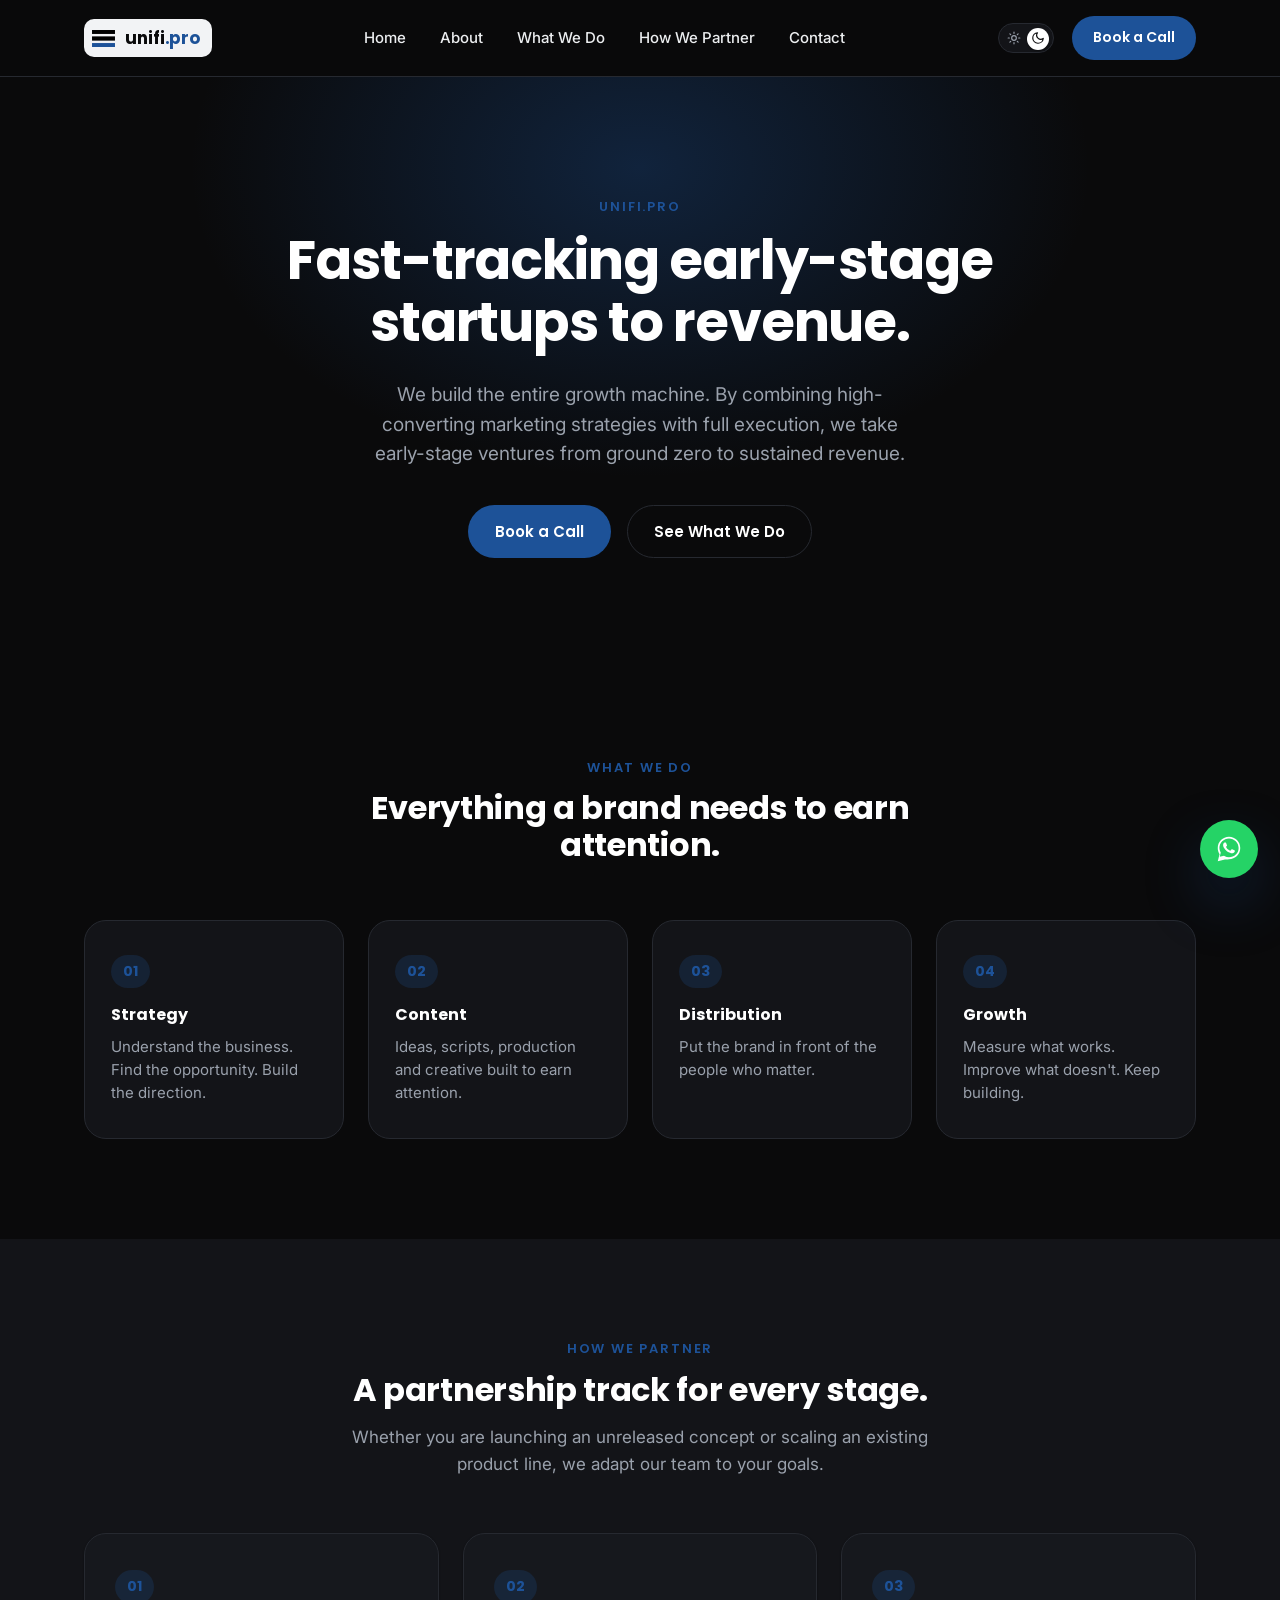
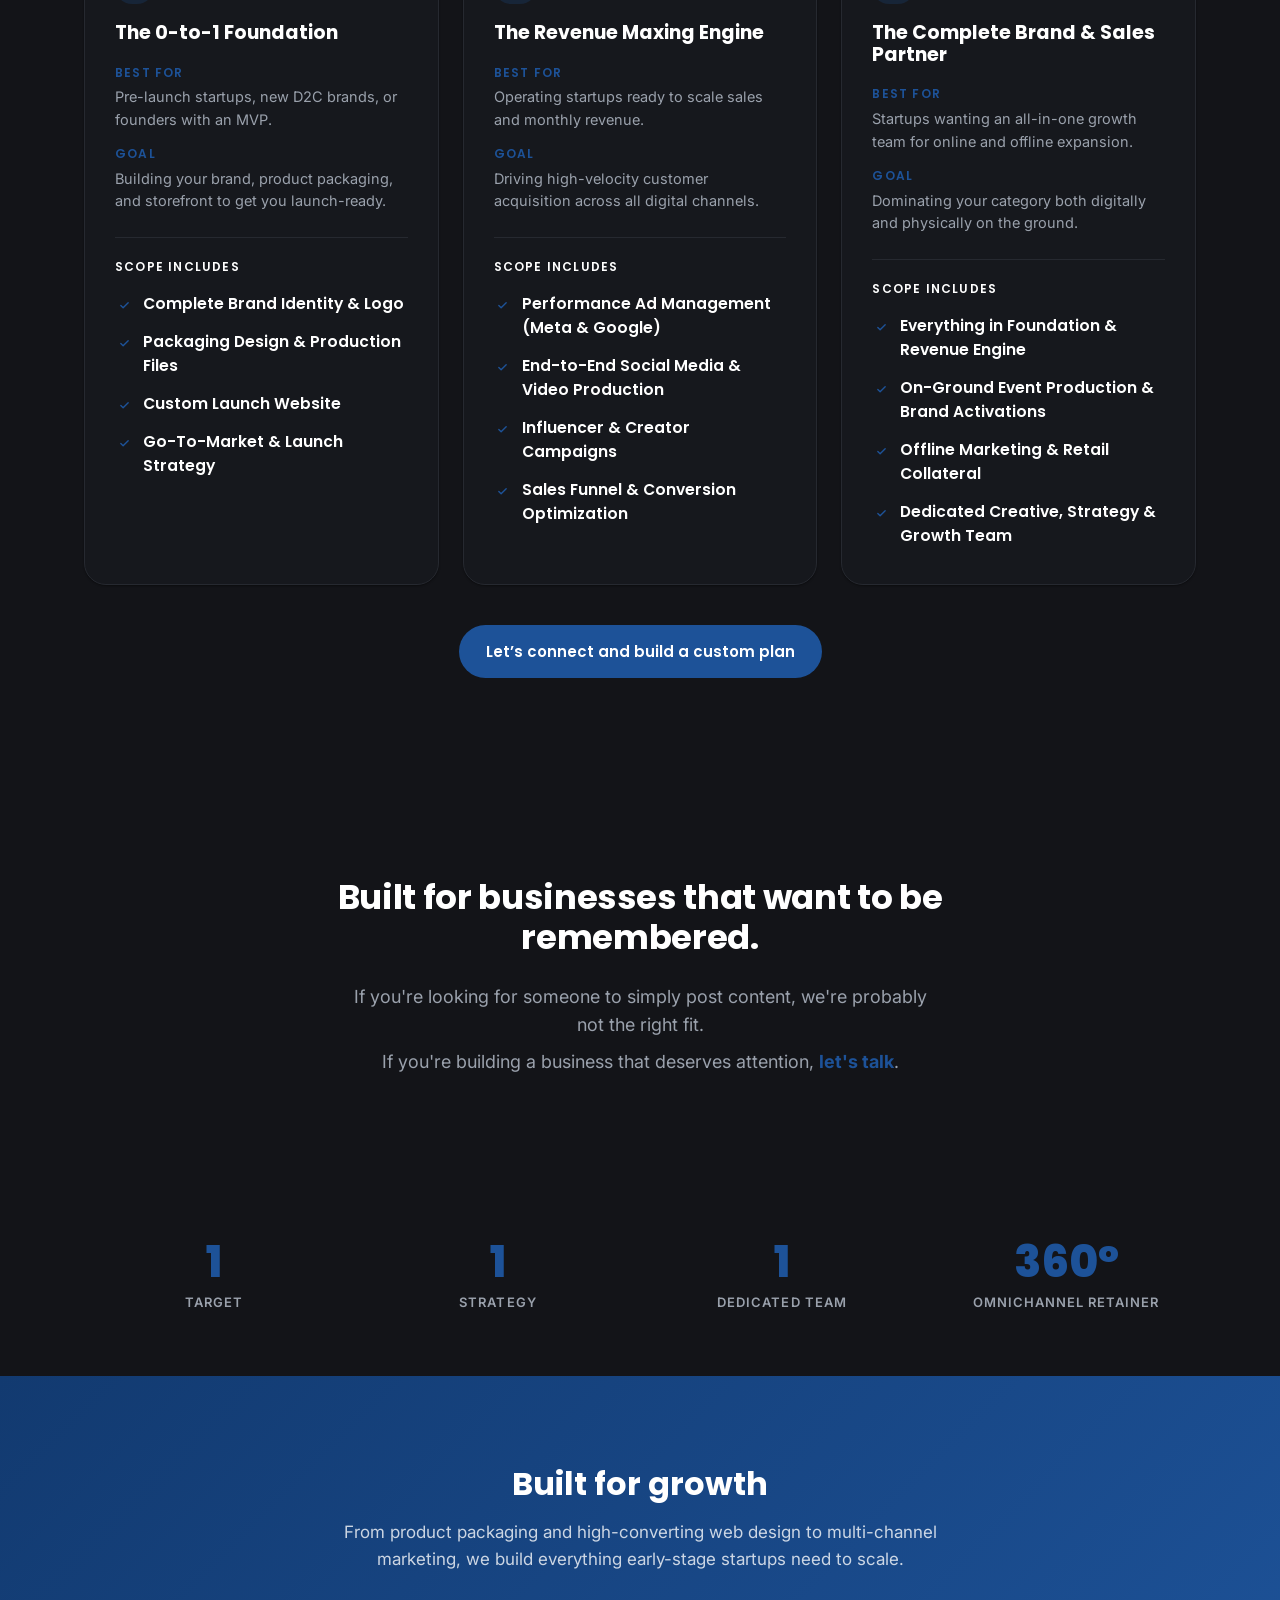
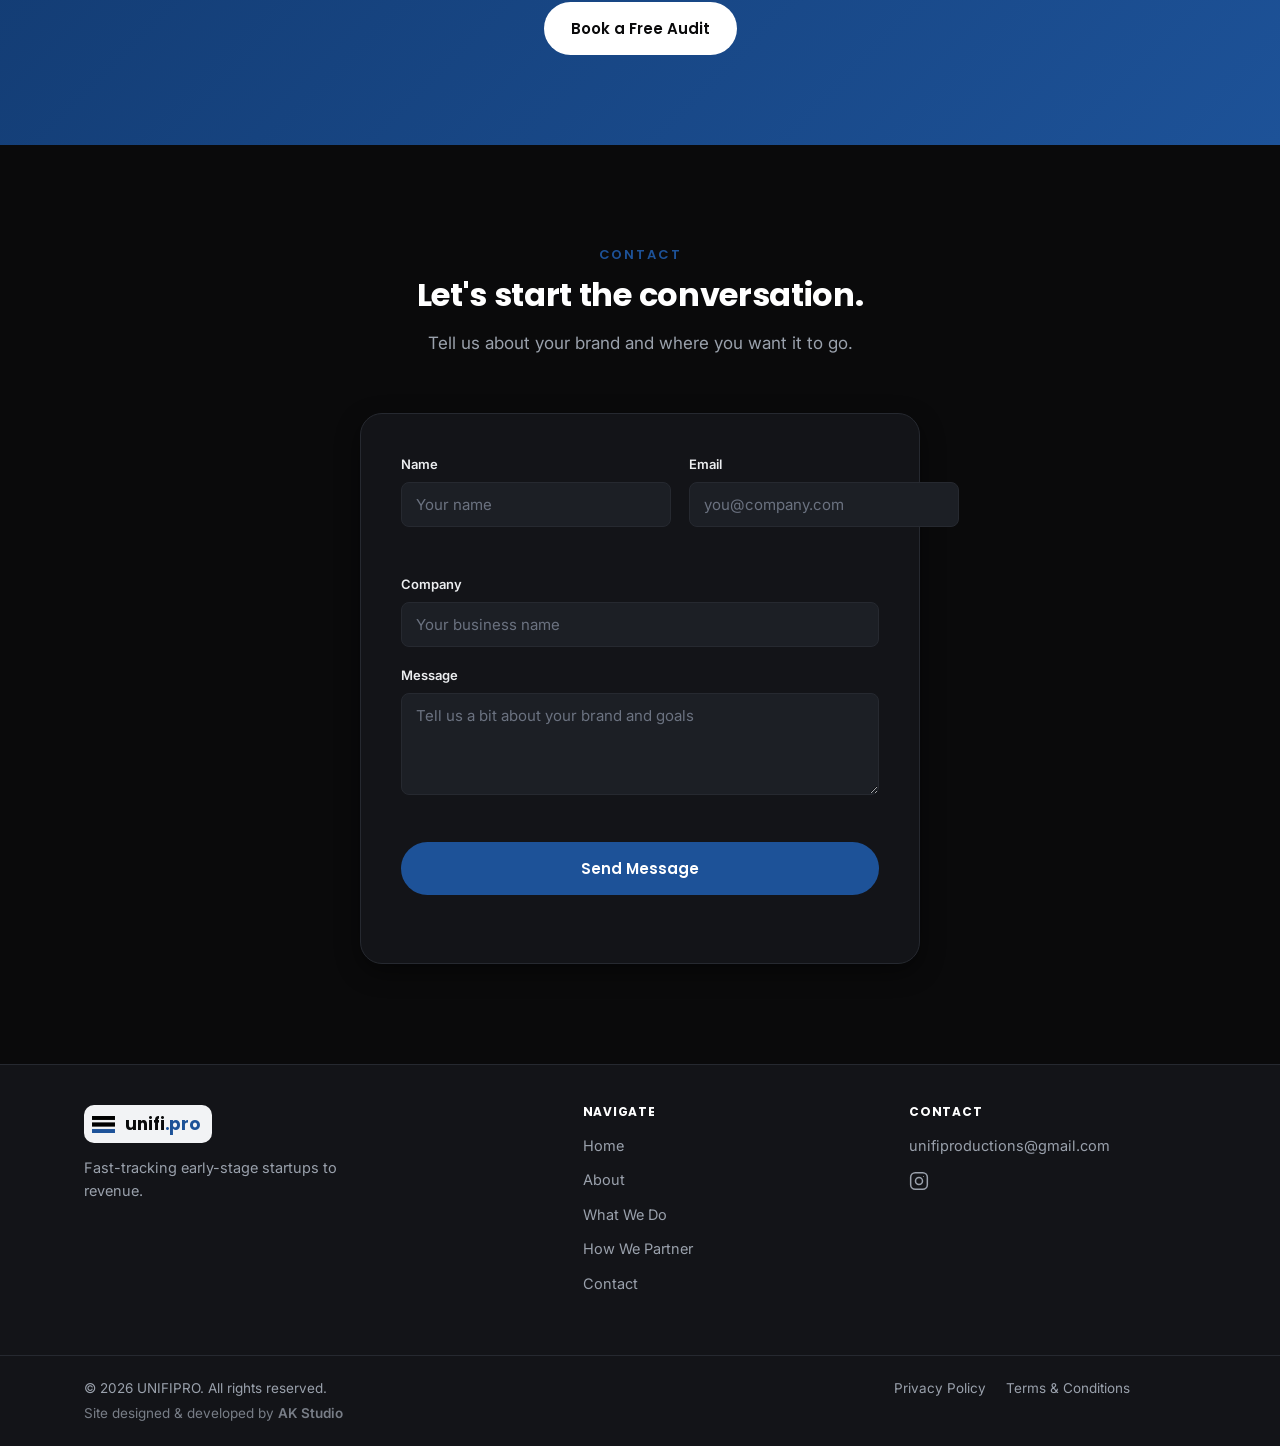
<file: index.html>
<!DOCTYPE html>
<html lang="en">
<head>
<meta charset="UTF-8">
<meta name="viewport" content="width=device-width, initial-scale=1.0">
<title>UNIFI — Fast-tracking early-stage startups to revenue.</title>
<meta name="description" content="We build the entire growth machine. By combining high-converting marketing strategies with full execution, we take early-stage ventures from ground zero to sustained revenue.">
<meta name="robots" content="index, follow">
<link rel="canonical" href="https://unifipro.in/">
<meta name="theme-color" content="#0a0a0b">

<meta property="og:type" content="website">
<meta property="og:site_name" content="UNIFIPRO">
<meta property="og:title" content="UNIFI — Fast-tracking early-stage startups to revenue.">
<meta property="og:description" content="We build the entire growth machine. By combining high-converting marketing strategies with full execution, we take early-stage ventures from ground zero to sustained revenue.">
<meta property="og:url" content="https://unifipro.in/">
<meta property="og:image" content="https://unifipro.in/assets/og-image.png">
<meta property="og:image:width" content="1200">
<meta property="og:image:height" content="630">

<meta name="twitter:card" content="summary_large_image">
<meta name="twitter:title" content="UNIFI — Fast-tracking early-stage startups to revenue.">
<meta name="twitter:description" content="We build the entire growth machine. By combining high-converting marketing strategies with full execution, we take early-stage ventures from ground zero to sustained revenue.">
<meta name="twitter:image" content="https://unifipro.in/assets/og-image.png">

<link rel="icon" type="image/svg+xml" href="assets/favicon.svg">
<link rel="apple-touch-icon" href="assets/apple-touch-icon.png">
<link rel="preconnect" href="https://fonts.googleapis.com">
<link rel="preconnect" href="https://fonts.gstatic.com" crossorigin>
<link href="https://fonts.googleapis.com/css2?family=Inter:wght@400;500;600;700&family=Poppins:wght@500;600;700;800&display=swap" rel="stylesheet">
<link rel="stylesheet" href="styles-dark.css">
<script type="application/ld+json">
{
  "@context": "https://schema.org",
  "@type": "Organization",
  "name": "UNIFIPRO",
  "url": "https://unifipro.in/",
  "logo": "https://unifipro.in/assets/logo-header.png",
  "description": "We build the entire growth machine. By combining high-converting marketing strategies with full execution, we take early-stage ventures from ground zero to sustained revenue.",
  "email": "unifiproductions@gmail.com",
  "sameAs": ["https://www.instagram.com/unifi.pro"]
}
</script>
</head>
<body>

<header class="site-header" id="top">
  <div class="container header-inner">
    <a href="#top" class="logo" aria-label="UNIFI home">
      <img src="assets/logo-header.png" alt="" class="logo-mark" width="30" height="22">
      <span class="logo-text">unifi<span class="dot">.pro</span></span>
    </a>

    <nav class="main-nav" id="mainNav">
      <a href="#top">Home</a>
      <a href="about.html">About</a>
      <a href="#what-we-do">What We Do</a>
      <a href="#partner">How We Partner</a>
      <a href="#contact">Contact</a>
    </nav>

    <div class="header-actions">
      <a href="light.html" class="theme-switch" aria-label="Switch to light theme">
        <span class="theme-switch-icon sun" aria-hidden="true">
          <svg viewBox="0 0 24 24" fill="none" stroke="currentColor" stroke-width="2" stroke-linecap="round" stroke-linejoin="round"><circle cx="12" cy="12" r="4"/><path d="M12 2v2M12 20v2M4.93 4.93l1.41 1.41M17.66 17.66l1.41 1.41M2 12h2M20 12h2M6.34 17.66l-1.41 1.41M19.07 4.93l-1.41 1.41"/></svg>
        </span>
        <span class="theme-switch-icon moon" aria-hidden="true">
          <svg viewBox="0 0 24 24" fill="none" stroke="currentColor" stroke-width="2" stroke-linecap="round" stroke-linejoin="round"><path d="M21 12.79A9 9 0 1 1 11.21 3 7 7 0 0 0 21 12.79z"/></svg>
        </span>
        <span class="theme-switch-thumb"></span>
      </a>
      <a href="#contact" class="btn btn-primary btn-sm">Book a Call</a>
      <button class="nav-toggle" id="navToggle" aria-label="Toggle menu" aria-expanded="false">
        <span></span><span></span><span></span>
      </button>
    </div>
  </div>
</header>

<main>

  <!-- HERO -->
  <section class="hero">
    <div class="hero-glow" aria-hidden="true"></div>
    <div class="container hero-inner">
      <p class="eyebrow reveal">UNIFI.PRO</p>
      <h1 class="hero-title reveal">Fast-tracking<br class="br-mobile"> <span class="nowrap">early-stage</span><br class="br-desktop"> startups<br class="br-mobile"> to revenue.</h1>
      <p class="hero-subtitle reveal">
        We build the entire growth machine. By combining high-converting marketing
        strategies with full execution, we take early-stage ventures from ground zero
        to sustained revenue.
      </p>
      <div class="hero-ctas reveal">
        <a href="#contact" class="btn btn-primary">Book a Call</a>
        <a href="#what-we-do" class="btn btn-outline">See What We Do</a>
      </div>
    </div>
  </section>

  <!-- WHAT WE DO -->
  <section class="section" id="what-we-do">
    <div class="container">
      <div class="section-head reveal">
        <p class="eyebrow">What We Do</p>
        <h2>Everything a brand needs to earn attention.</h2>
      </div>

      <div class="grid grid-4">
        <div class="feature-card reveal">
          <span class="feature-number">01</span>
          <h3>Strategy</h3>
          <p>Understand the business. Find the opportunity. Build the direction.</p>
        </div>
        <div class="feature-card reveal">
          <span class="feature-number">02</span>
          <h3>Content</h3>
          <p>Ideas, scripts, production and creative built to earn attention.</p>
        </div>
        <div class="feature-card reveal">
          <span class="feature-number">03</span>
          <h3>Distribution</h3>
          <p>Put the brand in front of the people who matter.</p>
        </div>
        <div class="feature-card reveal">
          <span class="feature-number">04</span>
          <h3>Growth</h3>
          <p>Measure what works. Improve what doesn't. Keep building.</p>
        </div>
      </div>
    </div>
  </section>

  <!-- HOW WE PARTNER -->
  <section class="section section-alt" id="partner">
    <div class="container">
      <div class="section-head reveal">
        <p class="eyebrow">How We Partner</p>
        <h2>A partnership track for every stage.</h2>
        <p class="section-sub">Whether you are launching an unreleased concept or scaling an existing product line, we adapt our team to your goals.</p>
      </div>

      <div class="pricing-wrap reveal">
        <div class="pricing-grid">
          <div class="price-card">
            <span class="feature-number">01</span>
            <h3 class="price-card-name">The 0-to-1 Foundation</h3>
            <dl class="partner-meta">
              <div>
                <dt>Best for</dt>
                <dd>Pre-launch startups, new D2C brands, or founders with an MVP.</dd>
              </div>
              <div>
                <dt>Goal</dt>
                <dd>Building your brand, product packaging, and storefront to get you launch-ready.</dd>
              </div>
            </dl>

            <p class="partner-scope-label">Scope includes</p>
            <ul class="price-card-features">
              <li>
                <span class="feature-title">Complete Brand Identity &amp; Logo</span>
              </li>
              <li>
                <span class="feature-title">Packaging Design &amp; Production Files</span>
              </li>
              <li>
                <span class="feature-title">Custom Launch Website</span>
              </li>
              <li>
                <span class="feature-title">Go-To-Market &amp; Launch Strategy</span>
              </li>
            </ul>
          </div>

          <div class="price-card">
            <span class="feature-number">02</span>
            <h3 class="price-card-name">The Revenue Maxing Engine</h3>
            <dl class="partner-meta">
              <div>
                <dt>Best for</dt>
                <dd>Operating startups ready to scale sales and monthly revenue.</dd>
              </div>
              <div>
                <dt>Goal</dt>
                <dd>Driving high-velocity customer acquisition across all digital channels.</dd>
              </div>
            </dl>

            <p class="partner-scope-label">Scope includes</p>
            <ul class="price-card-features">
              <li>
                <span class="feature-title">Performance Ad Management (Meta &amp; Google)</span>
              </li>
              <li>
                <span class="feature-title">End-to-End Social Media &amp; Video Production</span>
              </li>
              <li>
                <span class="feature-title">Influencer &amp; Creator Campaigns</span>
              </li>
              <li>
                <span class="feature-title">Sales Funnel &amp; Conversion Optimization</span>
              </li>
            </ul>
          </div>

          <div class="price-card">
            <span class="feature-number">03</span>
            <h3 class="price-card-name">The Complete Brand &amp; Sales Partner</h3>
            <dl class="partner-meta">
              <div>
                <dt>Best for</dt>
                <dd>Startups wanting an all-in-one growth team for online and offline expansion.</dd>
              </div>
              <div>
                <dt>Goal</dt>
                <dd>Dominating your category both digitally and physically on the ground.</dd>
              </div>
            </dl>

            <p class="partner-scope-label">Scope includes</p>
            <ul class="price-card-features">
              <li>
                <span class="feature-title">Everything in Foundation &amp; Revenue Engine</span>
              </li>
              <li>
                <span class="feature-title">On-Ground Event Production &amp; Brand Activations</span>
              </li>
              <li>
                <span class="feature-title">Offline Marketing &amp; Retail Collateral</span>
              </li>
              <li>
                <span class="feature-title">Dedicated Creative, Strategy &amp; Growth Team</span>
              </li>
            </ul>
          </div>
        </div>

        <a href="#contact" class="btn btn-primary partner-cta">Let’s connect and build a custom plan</a>
      </div>
    </div>
  </section>

  <!-- MANIFESTO -->
  <section class="section section-alt manifesto">
    <div class="container manifesto-inner reveal">
      <h2 class="manifesto-title">Built for businesses that want to be remembered.</h2>
      <p class="manifesto-line">If you're looking for someone to simply post content, we're probably not the right fit.</p>
      <p class="manifesto-line">If you're building a business that deserves attention, <span class="highlight">let's talk</span>.</p>
    </div>
  </section>

  <!-- STATS -->
  <section class="stats-section">
    <div class="container">
      <div class="stats-grid reveal">
        <div class="stat-item">
          <span class="stat-value">1</span>
          <span class="stat-label">Target</span>
        </div>
        <div class="stat-item">
          <span class="stat-value">1</span>
          <span class="stat-label">Strategy</span>
        </div>
        <div class="stat-item">
          <span class="stat-value">1</span>
          <span class="stat-label">Dedicated Team</span>
        </div>
        <div class="stat-item">
          <span class="stat-value">360°</span>
          <span class="stat-label">Omnichannel Retainer</span>
        </div>
      </div>
    </div>
  </section>

  <!-- CTA BANNER -->
  <section class="cta-banner">
    <div class="container cta-banner-inner reveal">
      <h2>Built for growth</h2>
      <p>From product packaging and high-converting web design to multi-channel marketing, we build everything early-stage startups need to scale.</p>
      <a href="#contact" class="btn btn-white">Book a Free Audit</a>
    </div>
  </section>

  <!-- CONTACT -->
  <section class="section" id="contact">
    <div class="container">
      <div class="section-head reveal">
        <p class="eyebrow">Contact</p>
        <h2>Let's start the conversation.</h2>
        <p class="section-sub">Tell us about your brand and where you want it to go.</p>
      </div>

      <form class="contact-form reveal" id="contactForm" novalidate>
        <input type="hidden" name="access_key" value="074920c8-97cd-4c91-b0b2-592195909dbf">
        <input type="hidden" name="subject" value="New inquiry from unifi.pro contact form">
        <input type="checkbox" name="botcheck" style="display:none" tabindex="-1" autocomplete="off">
        <div class="form-row">
          <div class="form-field">
            <label for="name">Name</label>
            <input type="text" id="name" name="name" placeholder="Your name" required>
            <span class="field-error" id="nameError"></span>
          </div>
          <div class="form-field">
            <label for="email">Email</label>
            <input type="email" id="email" name="email" placeholder="you@company.com" required>
            <span class="field-error" id="emailError"></span>
          </div>
        </div>
        <div class="form-field">
          <label for="company">Company</label>
          <input type="text" id="company" name="company" placeholder="Your business name">
        </div>
        <div class="form-field">
          <label for="message">Message</label>
          <textarea id="message" name="message" rows="4" placeholder="Tell us a bit about your brand and goals" required></textarea>
          <span class="field-error" id="messageError"></span>
        </div>
        <button type="submit" class="btn btn-primary btn-block">Send Message</button>
        <p class="form-note" id="formNote"></p>
      </form>
    </div>
  </section>

</main>

<footer class="site-footer">
  <div class="container footer-inner">
    <div class="footer-brand">
      <a href="#top" class="logo">
        <img src="assets/logo-header.png" alt="" class="logo-mark" width="30" height="22">
        <span class="logo-text">unifi<span class="dot">.pro</span></span>
      </a>
      <p>Fast-tracking early-stage startups to revenue.</p>
    </div>

    <div class="footer-col">
      <h4>Navigate</h4>
      <a href="#top">Home</a>
      <a href="about.html">About</a>
      <a href="#what-we-do">What We Do</a>
      <a href="#partner">How We Partner</a>
      <a href="#contact">Contact</a>
    </div>

    <div class="footer-col">
      <h4>Contact</h4>
      <a href="mailto:unifiproductions@gmail.com">unifiproductions@gmail.com</a>
      <div class="footer-social">
        <a href="https://www.instagram.com/unifi.pro" target="_blank" rel="noopener" aria-label="Instagram" class="social-icon">
          <svg viewBox="0 0 24 24" fill="none" stroke="currentColor" stroke-width="1.8" stroke-linecap="round" stroke-linejoin="round">
            <rect x="2" y="2" width="20" height="20" rx="5.5"/>
            <circle cx="12" cy="12" r="4.2"/>
            <circle cx="17.3" cy="6.7" r="0.6" fill="currentColor" stroke="none"/>
          </svg>
        </a>
      </div>
    </div>
  </div>

  <div class="footer-bottom">
    <div class="container footer-bottom-inner">
      <div class="footer-bottom-left">
        <p>&copy; <span id="year"></span> UNIFIPRO. All rights reserved.</p>
        <p class="footer-credit">Site designed &amp; developed by <a href="https://www.instagram.com/theakstudio.in/" target="_blank" rel="noopener">AK Studio</a></p>
      </div>
      <div class="footer-legal">
        <a href="privacy.html">Privacy Policy</a>
        <a href="terms.html">Terms &amp; Conditions</a>
      </div>
    </div>
  </div>
</footer>

<script src="script.js"></script>
</body>
</html>
</file>
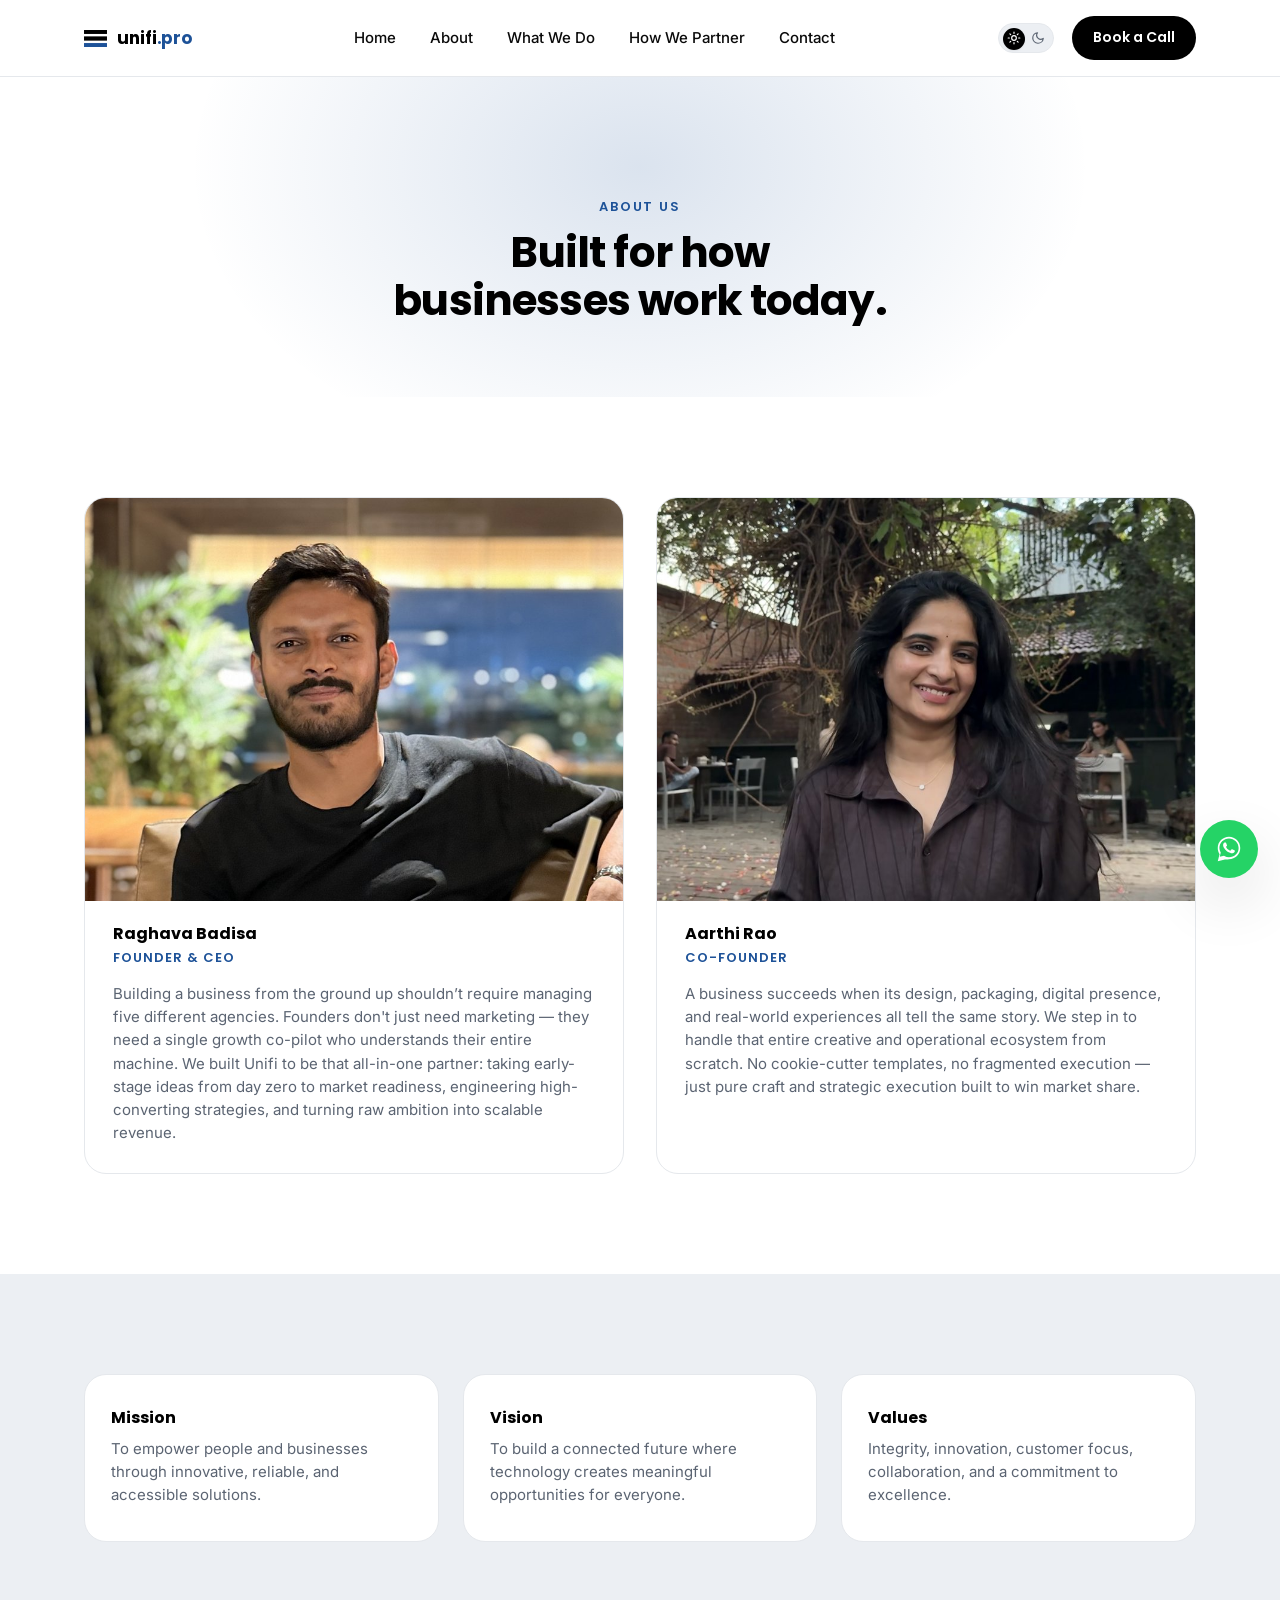
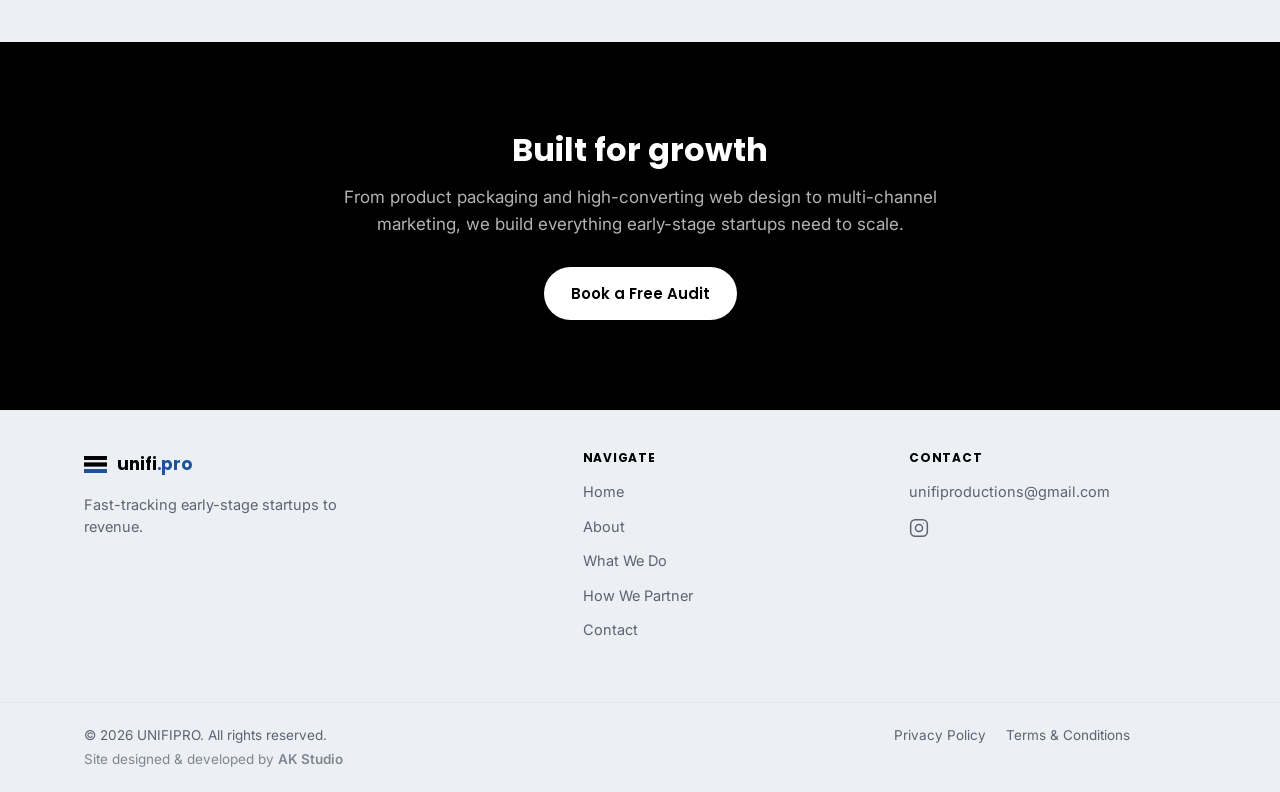
<file: about-light.html>
<!DOCTYPE html>
<html lang="en">
<head>
<meta charset="UTF-8">
<meta name="viewport" content="width=device-width, initial-scale=1.0">
<title>About Us — UNIFI</title>
<meta name="description" content="UNIFI is built for how businesses work today — meet the team behind the strategy, content and growth.">
<meta name="robots" content="index, follow">
<link rel="canonical" href="https://unifipro.in/about.html">
<meta name="theme-color" content="#ffffff">

<meta property="og:type" content="website">
<meta property="og:site_name" content="UNIFIPRO">
<meta property="og:title" content="About Us — UNIFI">
<meta property="og:description" content="UNIFI is built for how businesses work today — meet the team behind the strategy, content and growth.">
<meta property="og:url" content="https://unifipro.in/about.html">
<meta property="og:image" content="https://unifipro.in/assets/og-image.png">
<meta property="og:image:width" content="1200">
<meta property="og:image:height" content="630">

<meta name="twitter:card" content="summary_large_image">
<meta name="twitter:title" content="About Us — UNIFI">
<meta name="twitter:description" content="UNIFI is built for how businesses work today — meet the team behind the strategy, content and growth.">
<meta name="twitter:image" content="https://unifipro.in/assets/og-image.png">

<link rel="icon" type="image/svg+xml" href="assets/favicon.svg">
<link rel="apple-touch-icon" href="assets/apple-touch-icon.png">
<link rel="preconnect" href="https://fonts.googleapis.com">
<link rel="preconnect" href="https://fonts.gstatic.com" crossorigin>
<link href="https://fonts.googleapis.com/css2?family=Inter:wght@400;500;600;700&family=Poppins:wght@500;600;700;800&display=swap" rel="stylesheet">
<link rel="stylesheet" href="styles.css">
</head>
<body>

<header class="site-header" id="top">
  <div class="container header-inner">
    <a href="light.html" class="logo" aria-label="UNIFI home">
      <img src="assets/logo-header.png" alt="" class="logo-mark" width="30" height="22">
      <span class="logo-text">unifi<span class="dot">.pro</span></span>
    </a>

    <nav class="main-nav" id="mainNav">
      <a href="light.html">Home</a>
      <a href="about-light.html">About</a>
      <a href="light.html#what-we-do">What We Do</a>
      <a href="light.html#partner">How We Partner</a>
      <a href="light.html#contact">Contact</a>
    </nav>

    <div class="header-actions">
      <a href="about.html" class="theme-switch" aria-label="Switch to dark theme">
        <span class="theme-switch-icon sun" aria-hidden="true">
          <svg viewBox="0 0 24 24" fill="none" stroke="currentColor" stroke-width="2" stroke-linecap="round" stroke-linejoin="round"><circle cx="12" cy="12" r="4"/><path d="M12 2v2M12 20v2M4.93 4.93l1.41 1.41M17.66 17.66l1.41 1.41M2 12h2M20 12h2M6.34 17.66l-1.41 1.41M19.07 4.93l-1.41 1.41"/></svg>
        </span>
        <span class="theme-switch-icon moon" aria-hidden="true">
          <svg viewBox="0 0 24 24" fill="none" stroke="currentColor" stroke-width="2" stroke-linecap="round" stroke-linejoin="round"><path d="M21 12.79A9 9 0 1 1 11.21 3 7 7 0 0 0 21 12.79z"/></svg>
        </span>
        <span class="theme-switch-thumb"></span>
      </a>
      <a href="light.html#contact" class="btn btn-primary btn-sm">Book a Call</a>
      <button class="nav-toggle" id="navToggle" aria-label="Toggle menu" aria-expanded="false">
        <span></span><span></span><span></span>
      </button>
    </div>
  </div>
</header>

<main>

  <!-- ABOUT HERO -->
  <section class="hero about-hero">
    <div class="hero-glow" aria-hidden="true"></div>
    <div class="container hero-inner">
      <p class="eyebrow reveal">About Us</p>
      <h1 class="hero-title reveal">Built for how<br>businesses work today.</h1>
    </div>
  </section>

  <!-- TEAM -->
  <section class="section" id="team">
    <div class="container">
      <div class="team-grid">
        <div class="team-card reveal">
          <div class="team-photo">
            <img src="assets/founder-optimized.jpg" alt="Founder &amp; CEO of Unifi">
          </div>
          <h3 class="team-name">Raghava Badisa</h3>
          <p class="team-role">Founder &amp; CEO</p>
          <p class="team-bio">Building a business from the ground up shouldn’t require managing five different agencies. Founders don't just need marketing — they need a single growth co-pilot who understands their entire machine. We built Unifi to be that all-in-one partner: taking early-stage ideas from day zero to market readiness, engineering high-converting strategies, and turning raw ambition into scalable revenue.</p>
        </div>

        <div class="team-card reveal">
          <div class="team-photo">
            <img src="assets/co-founder.jpg" alt="Co-Founder of Unifi">
          </div>
          <h3 class="team-name">Aarthi Rao</h3>
          <p class="team-role">Co-Founder</p>
          <p class="team-bio">A business succeeds when its design, packaging, digital presence, and real-world experiences all tell the same story. We step in to handle that entire creative and operational ecosystem from scratch. No cookie-cutter templates, no fragmented execution — just pure craft and strategic execution built to win market share.</p>
        </div>
      </div>
    </div>
  </section>

  <!-- MISSION / VISION / VALUES -->
  <section class="section section-alt" id="mission">
    <div class="container">
      <div class="grid grid-3">
        <div class="feature-card reveal">
          <h3>Mission</h3>
          <p>To empower people and businesses through innovative, reliable, and accessible solutions.</p>
        </div>
        <div class="feature-card reveal">
          <h3>Vision</h3>
          <p>To build a connected future where technology creates meaningful opportunities for everyone.</p>
        </div>
        <div class="feature-card reveal">
          <h3>Values</h3>
          <p>Integrity, innovation, customer focus, collaboration, and a commitment to excellence.</p>
        </div>
      </div>
    </div>
  </section>

  <!-- CTA BANNER -->
  <section class="cta-banner">
    <div class="container cta-banner-inner reveal">
      <h2>Built for growth</h2>
      <p>From product packaging and high-converting web design to multi-channel marketing, we build everything early-stage startups need to scale.</p>
      <a href="light.html#contact" class="btn btn-white">Book a Free Audit</a>
    </div>
  </section>

</main>

<footer class="site-footer">
  <div class="container footer-inner">
    <div class="footer-brand">
      <a href="light.html" class="logo">
        <img src="assets/logo-header.png" alt="" class="logo-mark" width="30" height="22">
        <span class="logo-text">unifi<span class="dot">.pro</span></span>
      </a>
      <p>Fast-tracking early-stage startups to revenue.</p>
    </div>

    <div class="footer-col">
      <h4>Navigate</h4>
      <a href="light.html">Home</a>
      <a href="about-light.html">About</a>
      <a href="light.html#what-we-do">What We Do</a>
      <a href="light.html#partner">How We Partner</a>
      <a href="light.html#contact">Contact</a>
    </div>

    <div class="footer-col">
      <h4>Contact</h4>
      <a href="mailto:unifiproductions@gmail.com">unifiproductions@gmail.com</a>
      <div class="footer-social">
        <a href="https://www.instagram.com/unifi.pro" target="_blank" rel="noopener" aria-label="Instagram" class="social-icon">
          <svg viewBox="0 0 24 24" fill="none" stroke="currentColor" stroke-width="1.8" stroke-linecap="round" stroke-linejoin="round">
            <rect x="2" y="2" width="20" height="20" rx="5.5"/>
            <circle cx="12" cy="12" r="4.2"/>
            <circle cx="17.3" cy="6.7" r="0.6" fill="currentColor" stroke="none"/>
          </svg>
        </a>
      </div>
    </div>
  </div>

  <div class="footer-bottom">
    <div class="container footer-bottom-inner">
      <div class="footer-bottom-left">
        <p>&copy; <span id="year"></span> UNIFIPRO. All rights reserved.</p>
        <p class="footer-credit">Site designed &amp; developed by <a href="https://www.instagram.com/theakstudio.in/" target="_blank" rel="noopener">AK Studio</a></p>
      </div>
      <div class="footer-legal">
        <a href="privacy-light.html">Privacy Policy</a>
        <a href="terms-light.html">Terms &amp; Conditions</a>
      </div>
    </div>
  </div>
</footer>

<script src="script.js"></script>
</body>
</html>
</file>
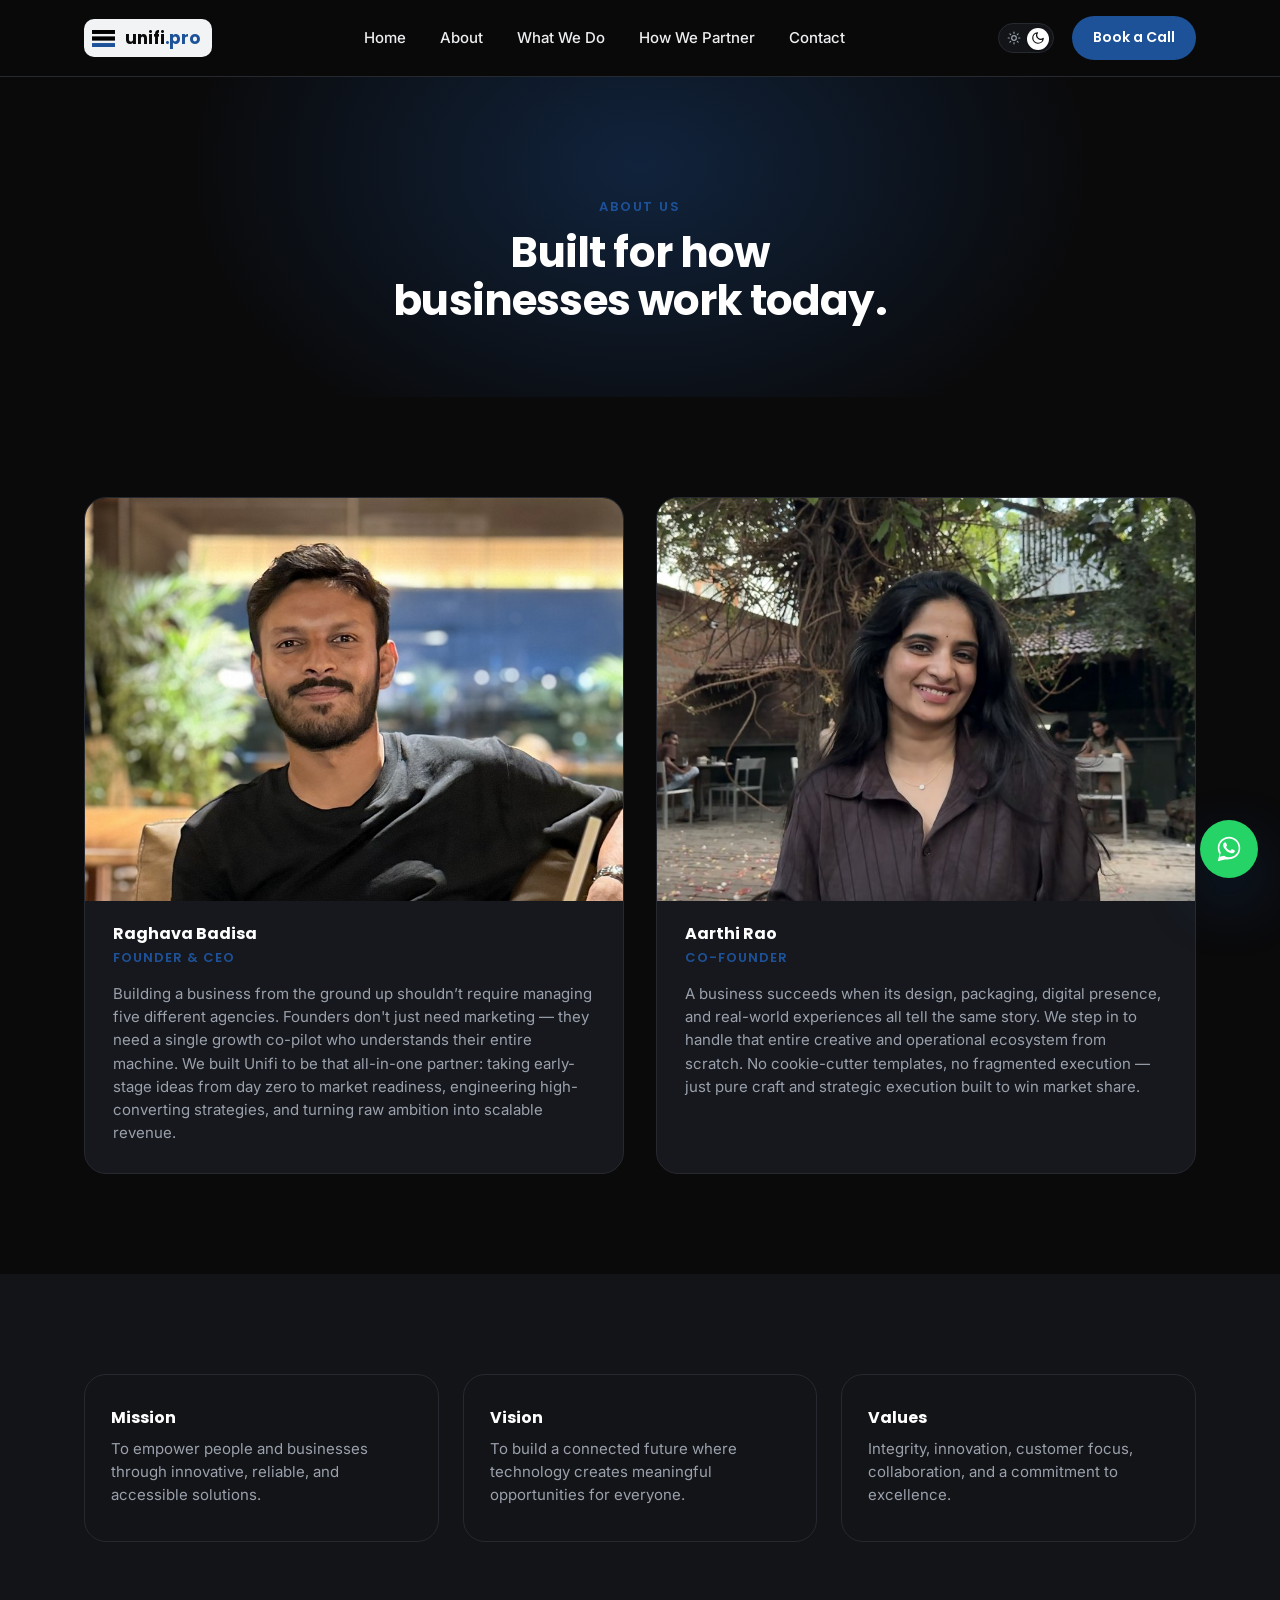
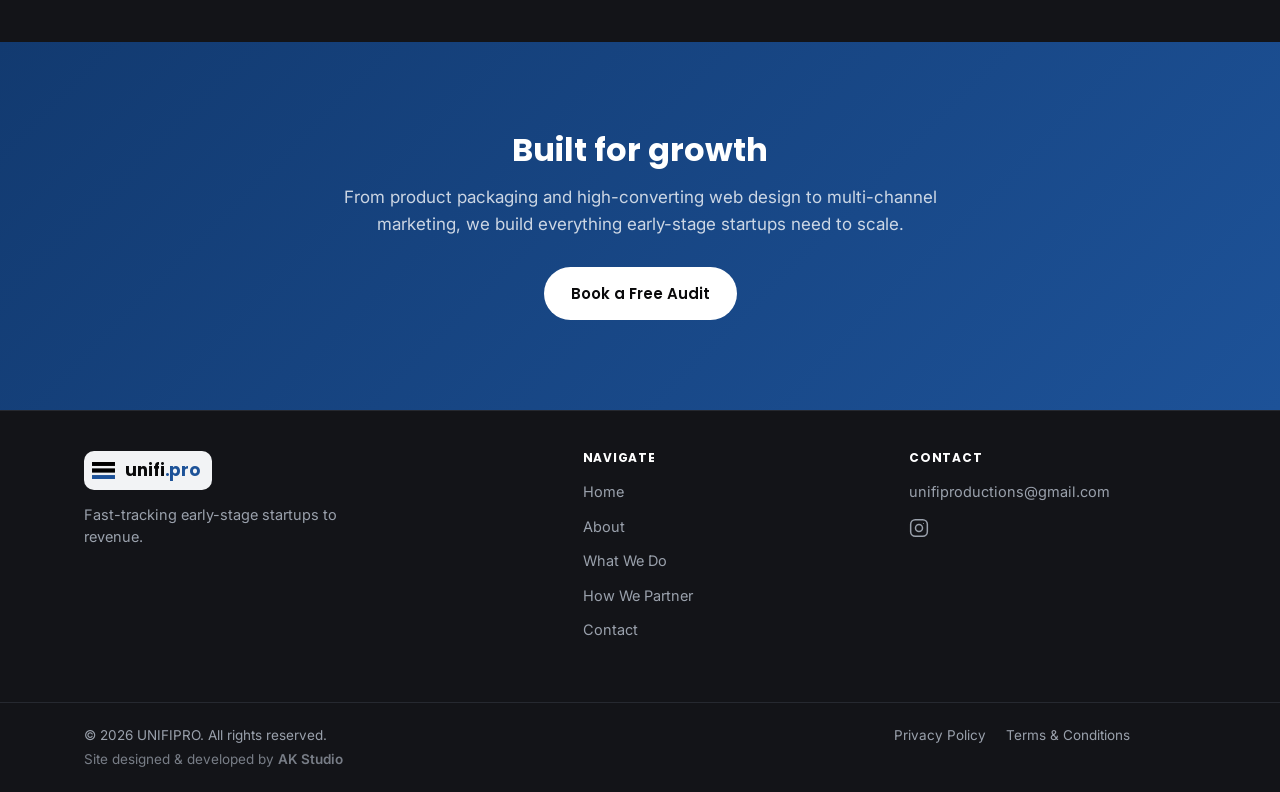
<file: about.html>
<!DOCTYPE html>
<html lang="en">
<head>
<meta charset="UTF-8">
<meta name="viewport" content="width=device-width, initial-scale=1.0">
<title>About Us — UNIFI</title>
<meta name="description" content="UNIFI is built for how businesses work today — meet the team behind the strategy, content and growth.">
<meta name="robots" content="index, follow">
<link rel="canonical" href="https://unifipro.in/about.html">
<meta name="theme-color" content="#0a0a0b">

<meta property="og:type" content="website">
<meta property="og:site_name" content="UNIFIPRO">
<meta property="og:title" content="About Us — UNIFI">
<meta property="og:description" content="UNIFI is built for how businesses work today — meet the team behind the strategy, content and growth.">
<meta property="og:url" content="https://unifipro.in/about.html">
<meta property="og:image" content="https://unifipro.in/assets/og-image.png">
<meta property="og:image:width" content="1200">
<meta property="og:image:height" content="630">

<meta name="twitter:card" content="summary_large_image">
<meta name="twitter:title" content="About Us — UNIFI">
<meta name="twitter:description" content="UNIFI is built for how businesses work today — meet the team behind the strategy, content and growth.">
<meta name="twitter:image" content="https://unifipro.in/assets/og-image.png">

<link rel="icon" type="image/svg+xml" href="assets/favicon.svg">
<link rel="apple-touch-icon" href="assets/apple-touch-icon.png">
<link rel="preconnect" href="https://fonts.googleapis.com">
<link rel="preconnect" href="https://fonts.gstatic.com" crossorigin>
<link href="https://fonts.googleapis.com/css2?family=Inter:wght@400;500;600;700&family=Poppins:wght@500;600;700;800&display=swap" rel="stylesheet">
<link rel="stylesheet" href="styles-dark.css">
</head>
<body>

<header class="site-header" id="top">
  <div class="container header-inner">
    <a href="index.html" class="logo" aria-label="UNIFI home">
      <img src="assets/logo-header.png" alt="" class="logo-mark" width="30" height="22">
      <span class="logo-text">unifi<span class="dot">.pro</span></span>
    </a>

    <nav class="main-nav" id="mainNav">
      <a href="index.html">Home</a>
      <a href="about.html">About</a>
      <a href="index.html#what-we-do">What We Do</a>
      <a href="index.html#partner">How We Partner</a>
      <a href="index.html#contact">Contact</a>
    </nav>

    <div class="header-actions">
      <a href="about-light.html" class="theme-switch" aria-label="Switch to light theme">
        <span class="theme-switch-icon sun" aria-hidden="true">
          <svg viewBox="0 0 24 24" fill="none" stroke="currentColor" stroke-width="2" stroke-linecap="round" stroke-linejoin="round"><circle cx="12" cy="12" r="4"/><path d="M12 2v2M12 20v2M4.93 4.93l1.41 1.41M17.66 17.66l1.41 1.41M2 12h2M20 12h2M6.34 17.66l-1.41 1.41M19.07 4.93l-1.41 1.41"/></svg>
        </span>
        <span class="theme-switch-icon moon" aria-hidden="true">
          <svg viewBox="0 0 24 24" fill="none" stroke="currentColor" stroke-width="2" stroke-linecap="round" stroke-linejoin="round"><path d="M21 12.79A9 9 0 1 1 11.21 3 7 7 0 0 0 21 12.79z"/></svg>
        </span>
        <span class="theme-switch-thumb"></span>
      </a>
      <a href="index.html#contact" class="btn btn-primary btn-sm">Book a Call</a>
      <button class="nav-toggle" id="navToggle" aria-label="Toggle menu" aria-expanded="false">
        <span></span><span></span><span></span>
      </button>
    </div>
  </div>
</header>

<main>

  <!-- ABOUT HERO -->
  <section class="hero about-hero">
    <div class="hero-glow" aria-hidden="true"></div>
    <div class="container hero-inner">
      <p class="eyebrow reveal">About Us</p>
      <h1 class="hero-title reveal">Built for how<br>businesses work today.</h1>
    </div>
  </section>

  <!-- TEAM -->
  <section class="section" id="team">
    <div class="container">
      <div class="team-grid">
        <div class="team-card reveal">
          <div class="team-photo">
            <img src="assets/founder-optimized.jpg" alt="Founder &amp; CEO of Unifi">
          </div>
          <h3 class="team-name"> Raghava Badisa</h3>
          <p class="team-role">Founder &amp; CEO</p>
          <p class="team-bio">Building a business from the ground up shouldn’t require managing five different agencies. Founders don't just need marketing — they need a single growth co-pilot who understands their entire machine. We built Unifi to be that all-in-one partner: taking early-stage ideas from day zero to market readiness, engineering high-converting strategies, and turning raw ambition into scalable revenue.</p>
        </div>

        <div class="team-card reveal">
          <div class="team-photo">
            <img src="assets/co-founder.jpg" alt="Co-Founder of Unifi">
          </div>
          <h3 class="team-name">Aarthi Rao</h3>
          <p class="team-role">Co-Founder</p>
          <p class="team-bio">A business succeeds when its design, packaging, digital presence, and real-world experiences all tell the same story. We step in to handle that entire creative and operational ecosystem from scratch. No cookie-cutter templates, no fragmented execution — just pure craft and strategic execution built to win market share.</p>
        </div>
      </div>
    </div>
  </section>

  <!-- MISSION / VISION / VALUES -->
  <section class="section section-alt" id="mission">
    <div class="container">
      <div class="grid grid-3">
        <div class="feature-card reveal">
          <h3>Mission</h3>
          <p>To empower people and businesses through innovative, reliable, and accessible solutions.</p>
        </div>
        <div class="feature-card reveal">
          <h3>Vision</h3>
          <p>To build a connected future where technology creates meaningful opportunities for everyone.</p>
        </div>
        <div class="feature-card reveal">
          <h3>Values</h3>
          <p>Integrity, innovation, customer focus, collaboration, and a commitment to excellence.</p>
        </div>
      </div>
    </div>
  </section>

  <!-- CTA BANNER -->
  <section class="cta-banner">
    <div class="container cta-banner-inner reveal">
      <h2>Built for growth</h2>
      <p>From product packaging and high-converting web design to multi-channel marketing, we build everything early-stage startups need to scale.</p>
      <a href="index.html#contact" class="btn btn-white">Book a Free Audit</a>
    </div>
  </section>

</main>

<footer class="site-footer">
  <div class="container footer-inner">
    <div class="footer-brand">
      <a href="index.html" class="logo">
        <img src="assets/logo-header.png" alt="" class="logo-mark" width="30" height="22">
        <span class="logo-text">unifi<span class="dot">.pro</span></span>
      </a>
      <p>Fast-tracking early-stage startups to revenue.</p>
    </div>

    <div class="footer-col">
      <h4>Navigate</h4>
      <a href="index.html">Home</a>
      <a href="about.html">About</a>
      <a href="index.html#what-we-do">What We Do</a>
      <a href="index.html#partner">How We Partner</a>
      <a href="index.html#contact">Contact</a>
    </div>

    <div class="footer-col">
      <h4>Contact</h4>
      <a href="mailto:unifiproductions@gmail.com">unifiproductions@gmail.com</a>
      <div class="footer-social">
        <a href="https://www.instagram.com/unifi.pro" target="_blank" rel="noopener" aria-label="Instagram" class="social-icon">
          <svg viewBox="0 0 24 24" fill="none" stroke="currentColor" stroke-width="1.8" stroke-linecap="round" stroke-linejoin="round">
            <rect x="2" y="2" width="20" height="20" rx="5.5"/>
            <circle cx="12" cy="12" r="4.2"/>
            <circle cx="17.3" cy="6.7" r="0.6" fill="currentColor" stroke="none"/>
          </svg>
        </a>
      </div>
    </div>
  </div>

  <div class="footer-bottom">
    <div class="container footer-bottom-inner">
      <div class="footer-bottom-left">
        <p>&copy; <span id="year"></span> UNIFIPRO. All rights reserved.</p>
        <p class="footer-credit">Site designed &amp; developed by <a href="https://www.instagram.com/theakstudio.in/" target="_blank" rel="noopener">AK Studio</a></p>
      </div>
      <div class="footer-legal">
        <a href="privacy.html">Privacy Policy</a>
        <a href="terms.html">Terms &amp; Conditions</a>
      </div>
    </div>
  </div>
</footer>

<script src="script.js"></script>
</body>
</html>
</file>
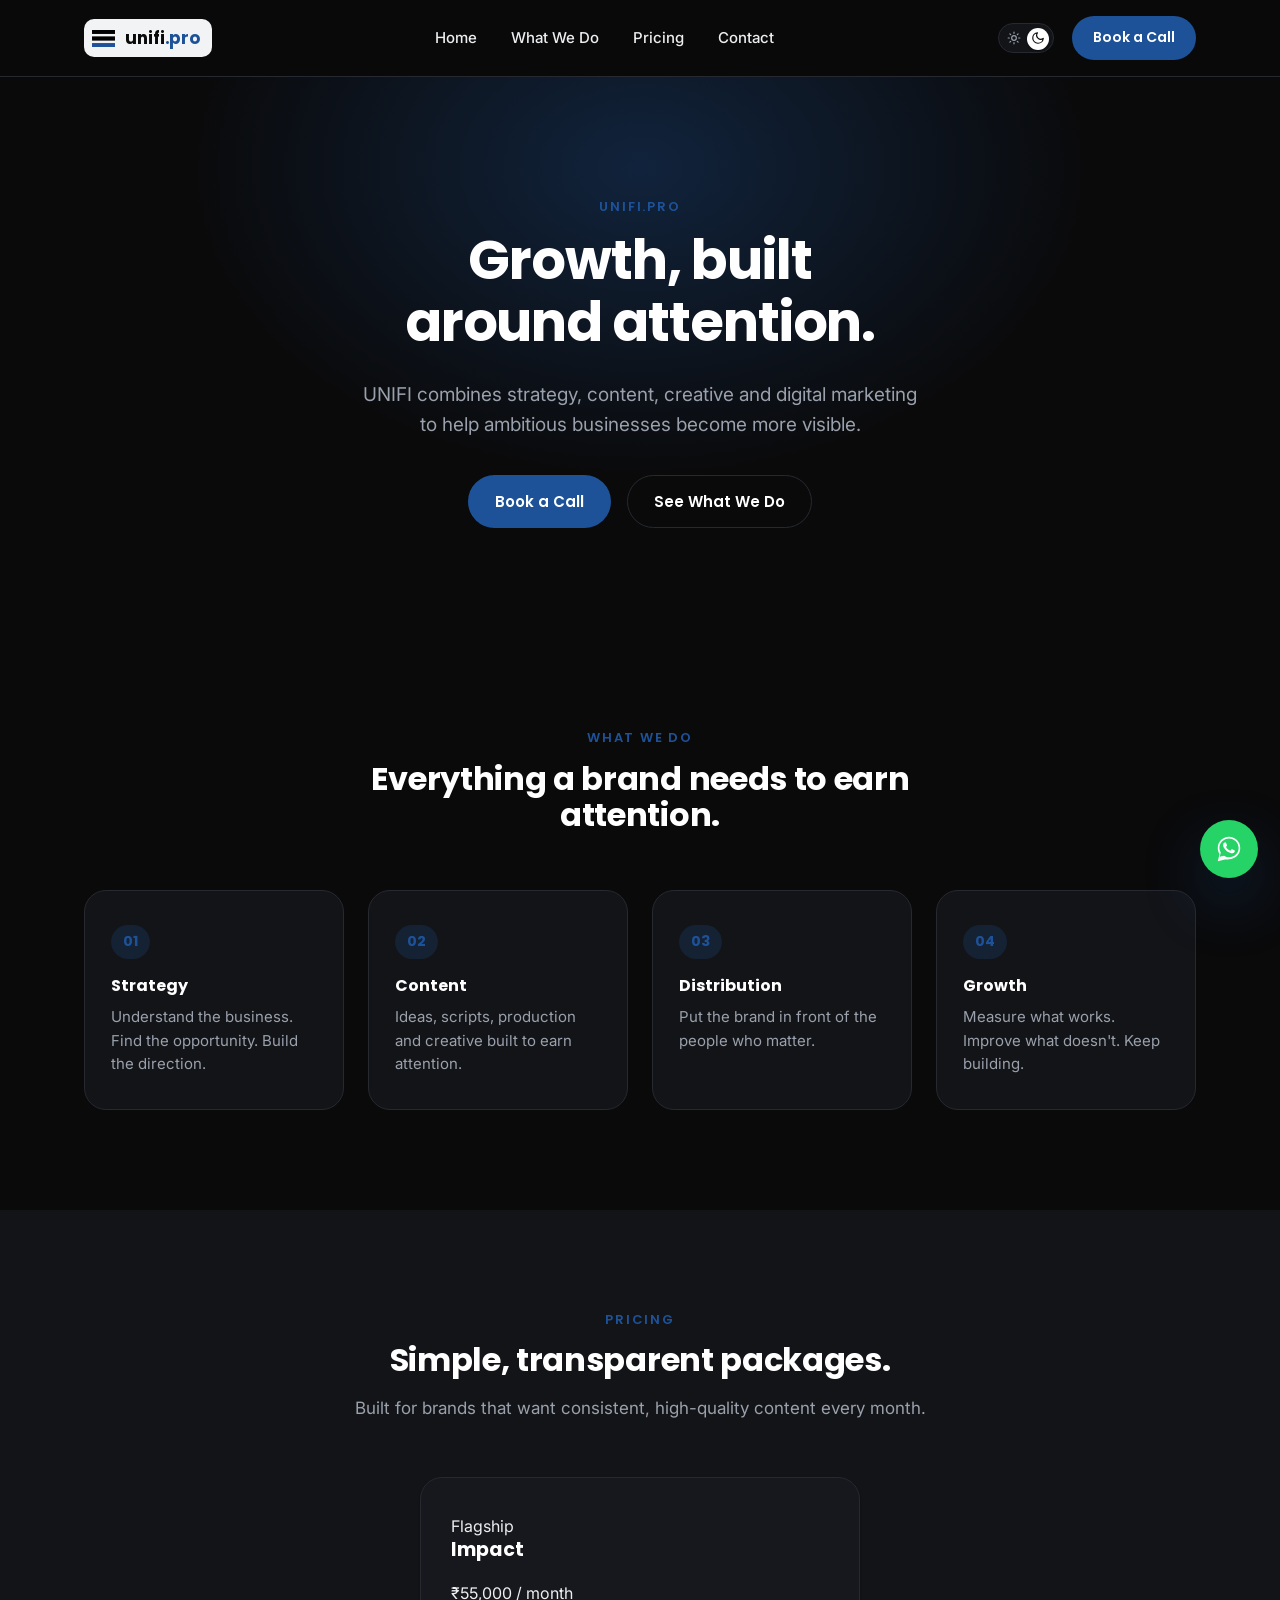
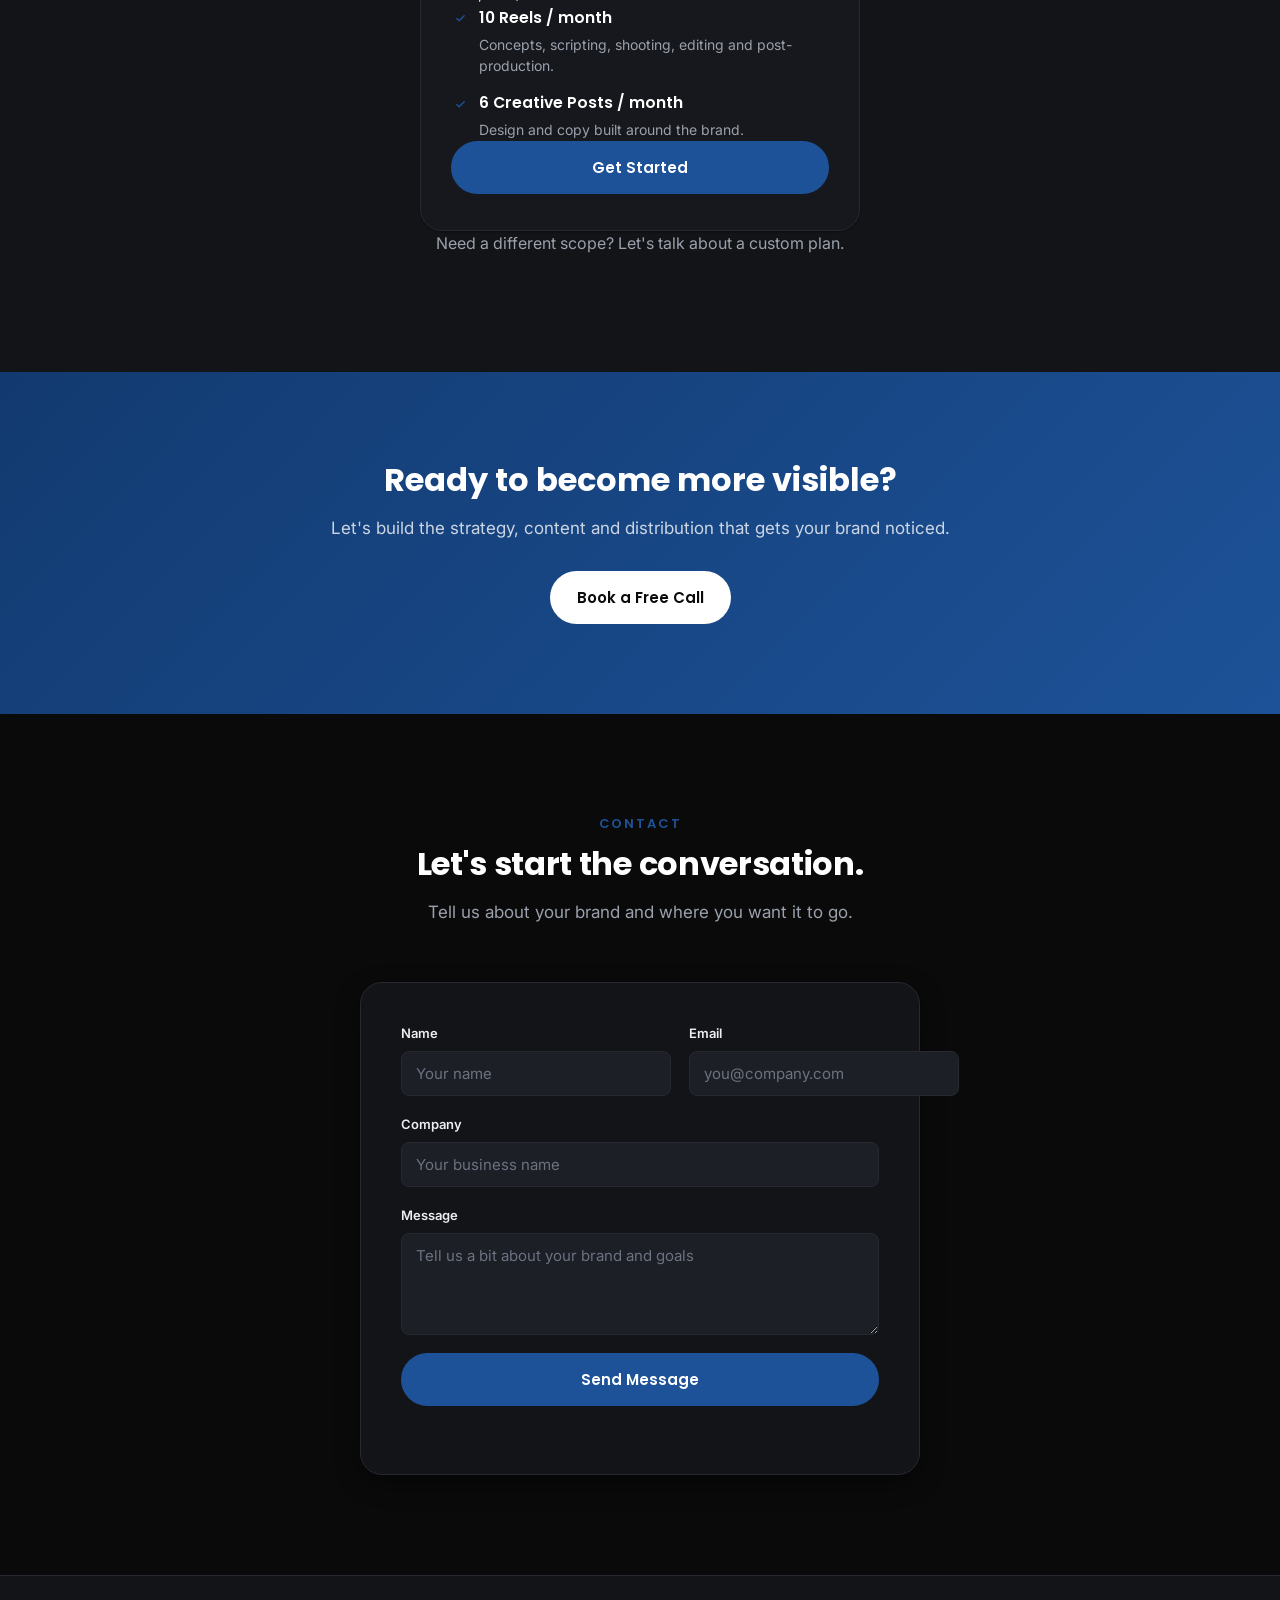
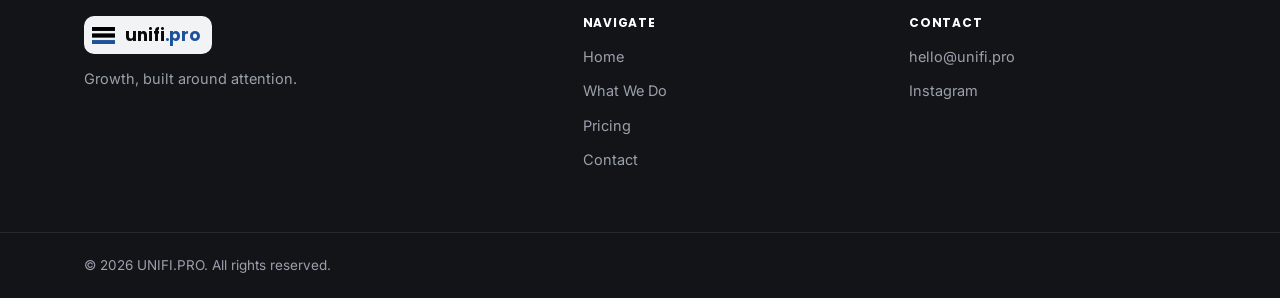
<file: dark.html>
<!DOCTYPE html>
<html lang="en">
<head>
<meta charset="UTF-8">
<meta name="viewport" content="width=device-width, initial-scale=1.0">
<title>UNIFI — Growth, built around attention. (Dark)</title>
<meta name="description" content="UNIFI combines strategy, content, creative and digital marketing to help ambitious businesses become more visible.">
<link rel="icon" type="image/svg+xml" href="assets/favicon.svg">
<link rel="preconnect" href="https://fonts.googleapis.com">
<link rel="preconnect" href="https://fonts.gstatic.com" crossorigin>
<link href="https://fonts.googleapis.com/css2?family=Inter:wght@400;500;600;700&family=Poppins:wght@500;600;700;800&display=swap" rel="stylesheet">
<link rel="stylesheet" href="styles-dark.css">
</head>
<body>

<header class="site-header" id="top">
  <div class="container header-inner">
    <a href="#top" class="logo" aria-label="UNIFI home">
      <img src="assets/logo-header.png" alt="" class="logo-mark" width="30" height="22">
      <span class="logo-text">unifi<span class="dot">.pro</span></span>
    </a>

    <nav class="main-nav" id="mainNav">
      <a href="#top">Home</a>
      <a href="#what-we-do">What We Do</a>
      <a href="#pricing">Pricing</a>
      <a href="#contact">Contact</a>
    </nav>

    <div class="header-actions">
      <a href="index.html" class="theme-switch" aria-label="Switch to light theme">
        <span class="theme-switch-icon sun" aria-hidden="true">
          <svg viewBox="0 0 24 24" fill="none" stroke="currentColor" stroke-width="2" stroke-linecap="round" stroke-linejoin="round"><circle cx="12" cy="12" r="4"/><path d="M12 2v2M12 20v2M4.93 4.93l1.41 1.41M17.66 17.66l1.41 1.41M2 12h2M20 12h2M6.34 17.66l-1.41 1.41M19.07 4.93l-1.41 1.41"/></svg>
        </span>
        <span class="theme-switch-icon moon" aria-hidden="true">
          <svg viewBox="0 0 24 24" fill="none" stroke="currentColor" stroke-width="2" stroke-linecap="round" stroke-linejoin="round"><path d="M21 12.79A9 9 0 1 1 11.21 3 7 7 0 0 0 21 12.79z"/></svg>
        </span>
        <span class="theme-switch-thumb"></span>
      </a>
      <a href="#contact" class="btn btn-primary btn-sm">Book a Call</a>
      <button class="nav-toggle" id="navToggle" aria-label="Toggle menu" aria-expanded="false">
        <span></span><span></span><span></span>
      </button>
    </div>
  </div>
</header>

<main>

  <!-- HERO -->
  <section class="hero">
    <div class="hero-glow" aria-hidden="true"></div>
    <div class="container hero-inner">
      <p class="eyebrow reveal">UNIFI.PRO</p>
      <h1 class="hero-title reveal">Growth, built<br>around attention.</h1>
      <p class="hero-subtitle reveal">
        UNIFI combines strategy, content, creative and digital marketing to
        help ambitious businesses become more visible.
      </p>
      <div class="hero-ctas reveal">
        <a href="#contact" class="btn btn-primary">Book a Call</a>
        <a href="#what-we-do" class="btn btn-outline">See What We Do</a>
      </div>
    </div>
  </section>

  <!-- WHAT WE DO -->
  <section class="section" id="what-we-do">
    <div class="container">
      <div class="section-head reveal">
        <p class="eyebrow">What We Do</p>
        <h2>Everything a brand needs to earn attention.</h2>
      </div>

      <div class="grid grid-4">
        <div class="feature-card reveal">
          <span class="feature-number">01</span>
          <h3>Strategy</h3>
          <p>Understand the business. Find the opportunity. Build the direction.</p>
        </div>
        <div class="feature-card reveal">
          <span class="feature-number">02</span>
          <h3>Content</h3>
          <p>Ideas, scripts, production and creative built to earn attention.</p>
        </div>
        <div class="feature-card reveal">
          <span class="feature-number">03</span>
          <h3>Distribution</h3>
          <p>Put the brand in front of the people who matter.</p>
        </div>
        <div class="feature-card reveal">
          <span class="feature-number">04</span>
          <h3>Growth</h3>
          <p>Measure what works. Improve what doesn't. Keep building.</p>
        </div>
      </div>
    </div>
  </section>

  <!-- PRICING -->
  <section class="section section-alt" id="pricing">
    <div class="container">
      <div class="section-head reveal">
        <p class="eyebrow">Pricing</p>
        <h2>Simple, transparent packages.</h2>
        <p class="section-sub">Built for brands that want consistent, high-quality content every month.</p>
      </div>

      <div class="pricing-wrap reveal">
        <div class="price-card price-card-featured">
          <div class="price-card-tag">Flagship</div>
          <h3 class="price-card-name">Impact</h3>
          <div class="price-card-amount">
            <span class="amount">₹55,000</span>
            <span class="period">/ month</span>
          </div>

          <ul class="price-card-features">
            <li>
              <span class="feature-title">10 Reels / month</span>
              <span class="feature-desc">Concepts, scripting, shooting, editing and post-production.</span>
            </li>
            <li>
              <span class="feature-title">6 Creative Posts / month</span>
              <span class="feature-desc">Design and copy built around the brand.</span>
            </li>
          </ul>

          <a href="#contact" class="btn btn-primary btn-block">Get Started</a>
        </div>

        <p class="pricing-note">Need a different scope? <a href="#contact">Let's talk about a custom plan.</a></p>
      </div>
    </div>
  </section>

  <!-- CTA BANNER -->
  <section class="cta-banner">
    <div class="container cta-banner-inner reveal">
      <h2>Ready to become more visible?</h2>
      <p>Let's build the strategy, content and distribution that gets your brand noticed.</p>
      <a href="#contact" class="btn btn-white">Book a Free Call</a>
    </div>
  </section>

  <!-- CONTACT -->
  <section class="section" id="contact">
    <div class="container">
      <div class="section-head reveal">
        <p class="eyebrow">Contact</p>
        <h2>Let's start the conversation.</h2>
        <p class="section-sub">Tell us about your brand and where you want it to go.</p>
      </div>

      <form class="contact-form reveal" id="contactForm">
        <input type="hidden" name="access_key" value="074920c8-97cd-4c91-b0b2-592195909dbf">
        <input type="hidden" name="subject" value="New inquiry from unifi.pro contact form">
        <input type="checkbox" name="botcheck" style="display:none" tabindex="-1" autocomplete="off">
        <div class="form-row">
          <div class="form-field">
            <label for="name">Name</label>
            <input type="text" id="name" name="name" placeholder="Your name" required>
          </div>
          <div class="form-field">
            <label for="email">Email</label>
            <input type="email" id="email" name="email" placeholder="you@company.com" required>
          </div>
        </div>
        <div class="form-field">
          <label for="company">Company</label>
          <input type="text" id="company" name="company" placeholder="Your business name">
        </div>
        <div class="form-field">
          <label for="message">Message</label>
          <textarea id="message" name="message" rows="4" placeholder="Tell us a bit about your brand and goals"></textarea>
        </div>
        <button type="submit" class="btn btn-primary btn-block">Send Message</button>
        <p class="form-note" id="formNote"></p>
      </form>
    </div>
  </section>

</main>

<footer class="site-footer">
  <div class="container footer-inner">
    <div class="footer-brand">
      <a href="#top" class="logo">
        <img src="assets/logo-header.png" alt="" class="logo-mark" width="30" height="22">
        <span class="logo-text">unifi<span class="dot">.pro</span></span>
      </a>
      <p>Growth, built around attention.</p>
    </div>

    <div class="footer-col">
      <h4>Navigate</h4>
      <a href="#top">Home</a>
      <a href="#what-we-do">What We Do</a>
      <a href="#pricing">Pricing</a>
      <a href="#contact">Contact</a>
    </div>

    <div class="footer-col">
      <h4>Contact</h4>
      <a href="mailto:hello@unifi.pro">hello@unifi.pro</a>
      <a href="https://instagram.com/unifi.pro" target="_blank" rel="noopener">Instagram</a>
    </div>
  </div>

  <div class="footer-bottom">
    <div class="container footer-bottom-inner">
      <p>&copy; <span id="year"></span> UNIFI.PRO. All rights reserved.</p>
    </div>
  </div>
</footer>

<script src="script.js"></script>
</body>
</html>
</file>
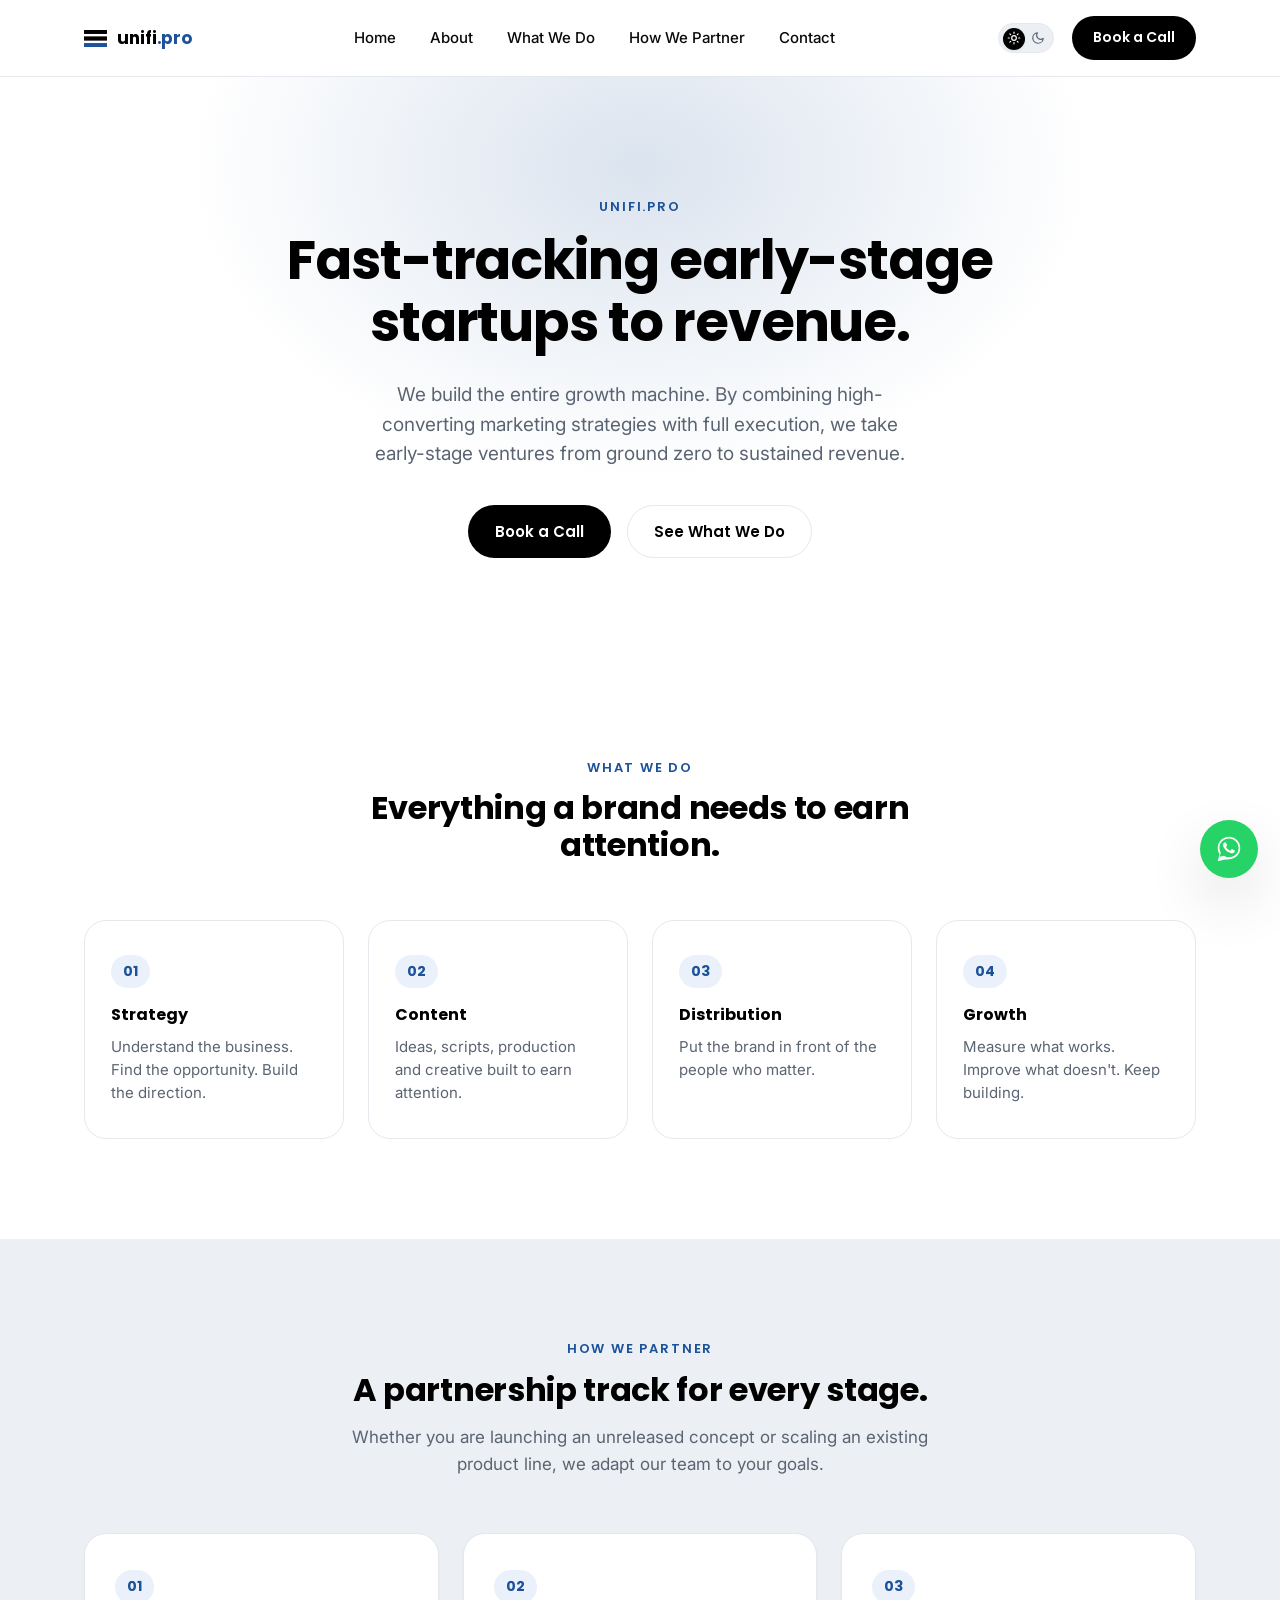
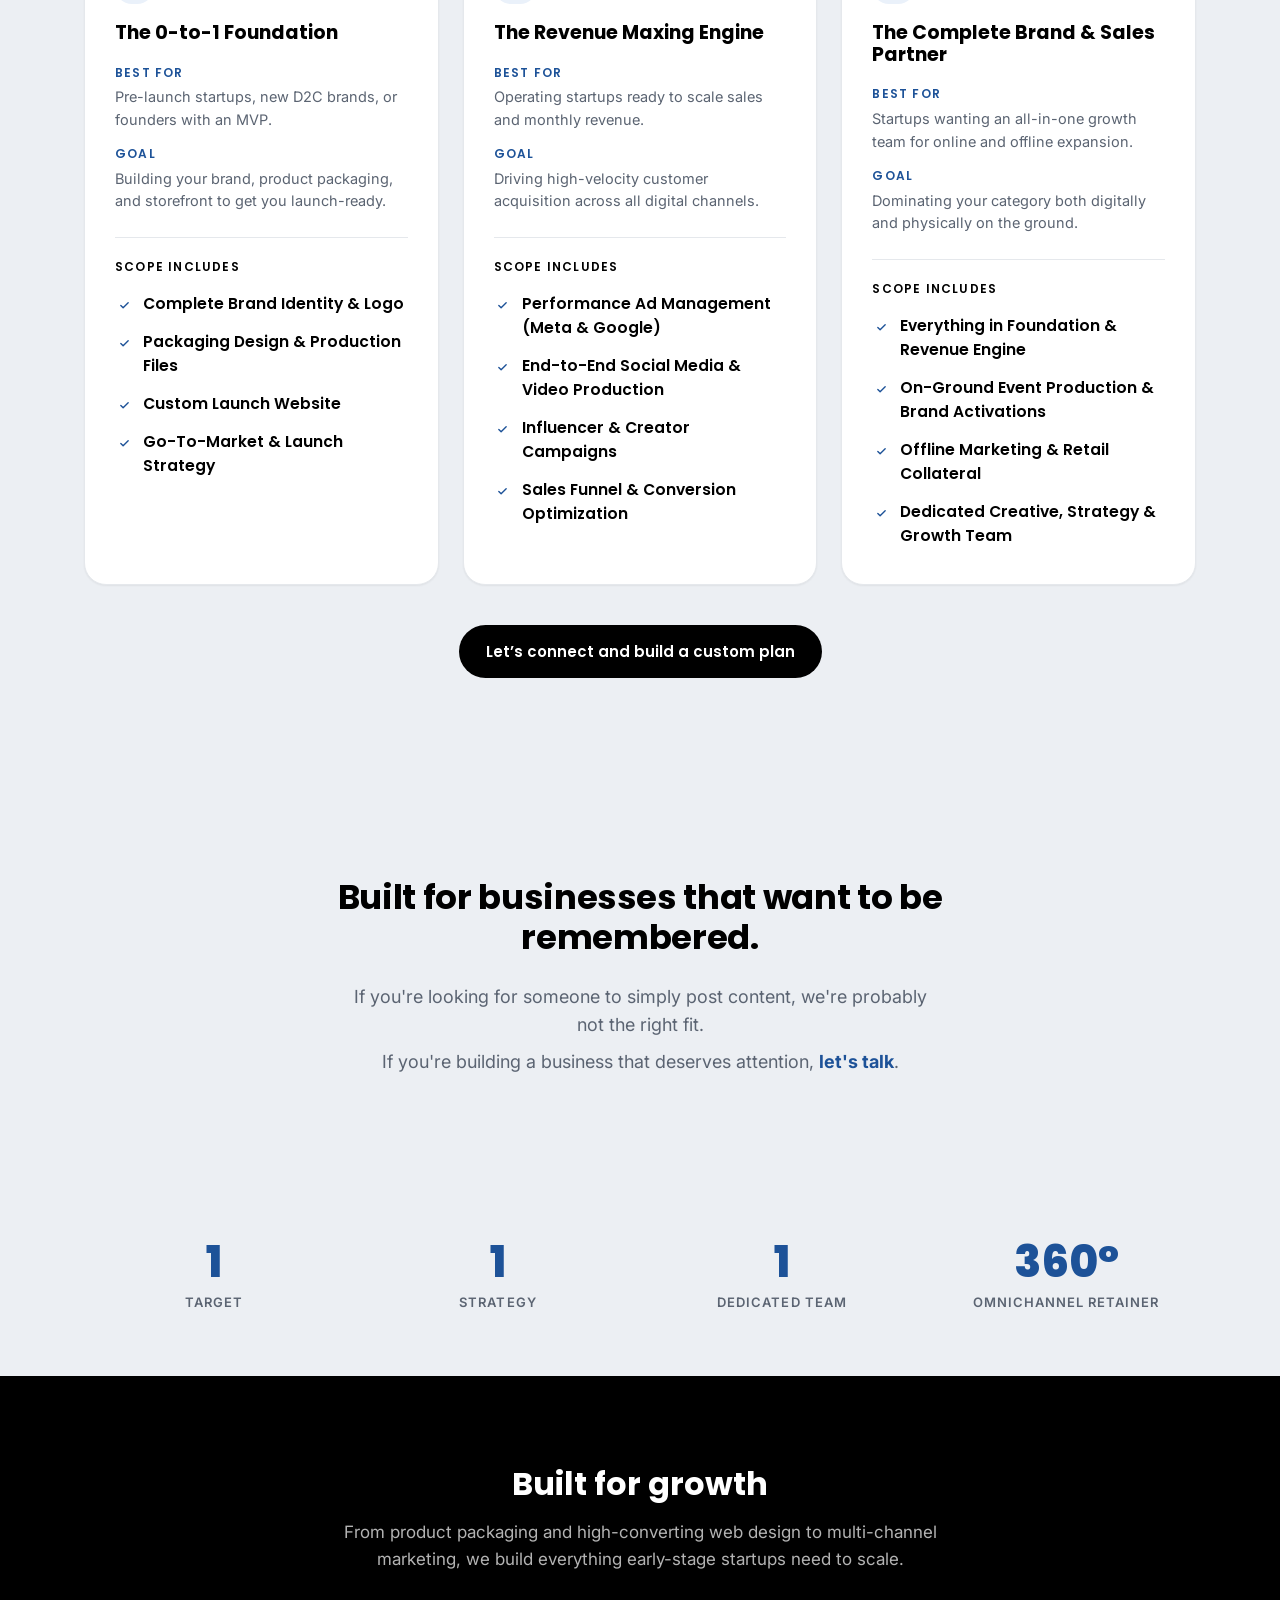
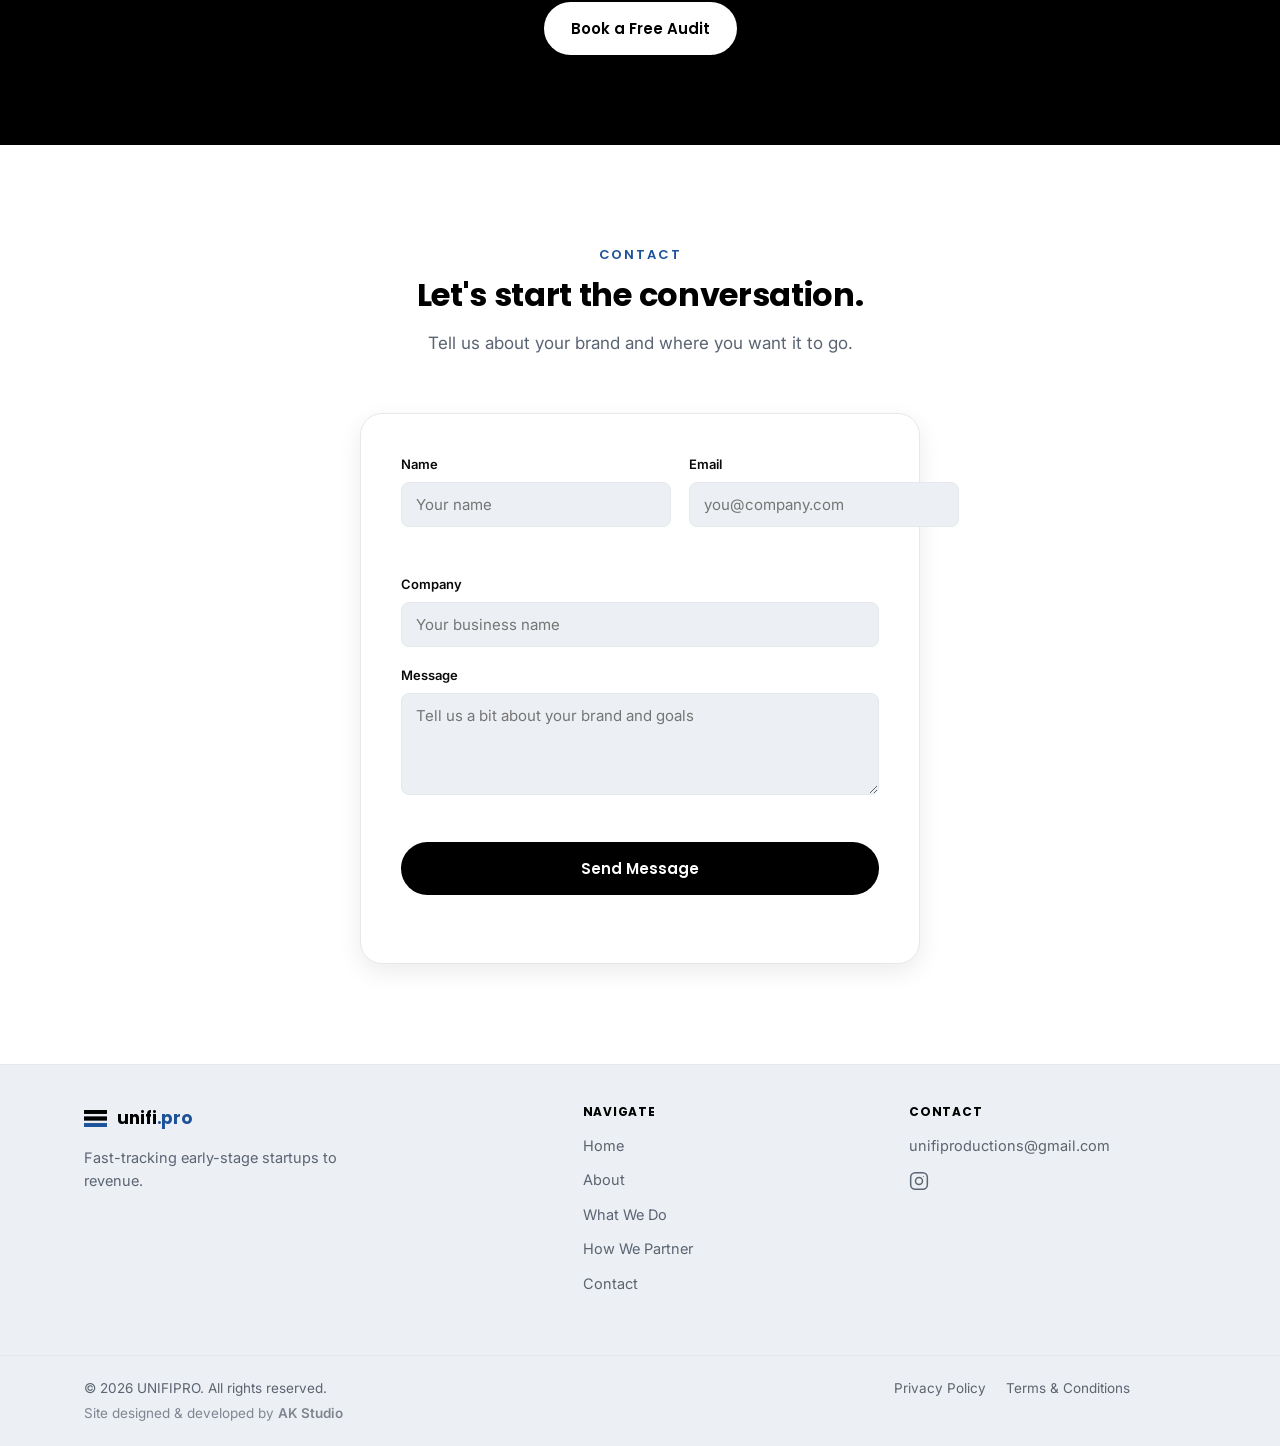
<file: light.html>
<!DOCTYPE html>
<html lang="en">
<head>
<meta charset="UTF-8">
<meta name="viewport" content="width=device-width, initial-scale=1.0">
<title>UNIFI — Fast-tracking early-stage startups to revenue.</title>
<meta name="description" content="We build the entire growth machine. By combining high-converting marketing strategies with full execution, we take early-stage ventures from ground zero to sustained revenue.">
<meta name="robots" content="index, follow">
<link rel="canonical" href="https://unifipro.in/">
<meta name="theme-color" content="#ffffff">

<meta property="og:type" content="website">
<meta property="og:site_name" content="UNIFIPRO">
<meta property="og:title" content="UNIFI — Fast-tracking early-stage startups to revenue.">
<meta property="og:description" content="We build the entire growth machine. By combining high-converting marketing strategies with full execution, we take early-stage ventures from ground zero to sustained revenue.">
<meta property="og:url" content="https://unifipro.in/">
<meta property="og:image" content="https://unifipro.in/assets/og-image.png">
<meta property="og:image:width" content="1200">
<meta property="og:image:height" content="630">

<meta name="twitter:card" content="summary_large_image">
<meta name="twitter:title" content="UNIFI — Fast-tracking early-stage startups to revenue.">
<meta name="twitter:description" content="We build the entire growth machine. By combining high-converting marketing strategies with full execution, we take early-stage ventures from ground zero to sustained revenue.">
<meta name="twitter:image" content="https://unifipro.in/assets/og-image.png">

<link rel="icon" type="image/svg+xml" href="assets/favicon.svg">
<link rel="apple-touch-icon" href="assets/apple-touch-icon.png">
<link rel="preconnect" href="https://fonts.googleapis.com">
<link rel="preconnect" href="https://fonts.gstatic.com" crossorigin>
<link href="https://fonts.googleapis.com/css2?family=Inter:wght@400;500;600;700&family=Poppins:wght@500;600;700;800&display=swap" rel="stylesheet">
<link rel="stylesheet" href="styles.css">
</head>
<body>

<header class="site-header" id="top">
  <div class="container header-inner">
    <a href="#top" class="logo" aria-label="UNIFI home">
      <img src="assets/logo-header.png" alt="" class="logo-mark" width="30" height="22">
      <span class="logo-text">unifi<span class="dot">.pro</span></span>
    </a>

    <nav class="main-nav" id="mainNav">
      <a href="#top">Home</a>
      <a href="about-light.html">About</a>
      <a href="#what-we-do">What We Do</a>
      <a href="#partner">How We Partner</a>
      <a href="#contact">Contact</a>
    </nav>

    <div class="header-actions">
      <a href="index.html" class="theme-switch" aria-label="Switch to dark theme">
        <span class="theme-switch-icon sun" aria-hidden="true">
          <svg viewBox="0 0 24 24" fill="none" stroke="currentColor" stroke-width="2" stroke-linecap="round" stroke-linejoin="round"><circle cx="12" cy="12" r="4"/><path d="M12 2v2M12 20v2M4.93 4.93l1.41 1.41M17.66 17.66l1.41 1.41M2 12h2M20 12h2M6.34 17.66l-1.41 1.41M19.07 4.93l-1.41 1.41"/></svg>
        </span>
        <span class="theme-switch-icon moon" aria-hidden="true">
          <svg viewBox="0 0 24 24" fill="none" stroke="currentColor" stroke-width="2" stroke-linecap="round" stroke-linejoin="round"><path d="M21 12.79A9 9 0 1 1 11.21 3 7 7 0 0 0 21 12.79z"/></svg>
        </span>
        <span class="theme-switch-thumb"></span>
      </a>
      <a href="#contact" class="btn btn-primary btn-sm">Book a Call</a>
      <button class="nav-toggle" id="navToggle" aria-label="Toggle menu" aria-expanded="false">
        <span></span><span></span><span></span>
      </button>
    </div>
  </div>
</header>

<main>

  <!-- HERO -->
  <section class="hero">
    <div class="hero-glow" aria-hidden="true"></div>
    <div class="container hero-inner">
      <p class="eyebrow reveal">UNIFI.PRO</p>
      <h1 class="hero-title reveal">Fast-tracking<br class="br-mobile"> <span class="nowrap">early-stage</span><br class="br-desktop"> startups<br class="br-mobile"> to revenue.</h1>
      <p class="hero-subtitle reveal">
        We build the entire growth machine. By combining high-converting marketing
        strategies with full execution, we take early-stage ventures from ground zero
        to sustained revenue.
      </p>
      <div class="hero-ctas reveal">
        <a href="#contact" class="btn btn-primary">Book a Call</a>
        <a href="#what-we-do" class="btn btn-outline">See What We Do</a>
      </div>
    </div>
  </section>

  <!-- WHAT WE DO -->
  <section class="section" id="what-we-do">
    <div class="container">
      <div class="section-head reveal">
        <p class="eyebrow">What We Do</p>
        <h2>Everything a brand needs to earn attention.</h2>
      </div>

      <div class="grid grid-4">
        <div class="feature-card reveal">
          <span class="feature-number">01</span>
          <h3>Strategy</h3>
          <p>Understand the business. Find the opportunity. Build the direction.</p>
        </div>
        <div class="feature-card reveal">
          <span class="feature-number">02</span>
          <h3>Content</h3>
          <p>Ideas, scripts, production and creative built to earn attention.</p>
        </div>
        <div class="feature-card reveal">
          <span class="feature-number">03</span>
          <h3>Distribution</h3>
          <p>Put the brand in front of the people who matter.</p>
        </div>
        <div class="feature-card reveal">
          <span class="feature-number">04</span>
          <h3>Growth</h3>
          <p>Measure what works. Improve what doesn't. Keep building.</p>
        </div>
      </div>
    </div>
  </section>

  <!-- HOW WE PARTNER -->
  <section class="section section-alt" id="partner">
    <div class="container">
      <div class="section-head reveal">
        <p class="eyebrow">How We Partner</p>
        <h2>A partnership track for every stage.</h2>
        <p class="section-sub">Whether you are launching an unreleased concept or scaling an existing product line, we adapt our team to your goals.</p>
      </div>

      <div class="pricing-wrap reveal">
        <div class="pricing-grid">
          <div class="price-card">
            <span class="feature-number">01</span>
            <h3 class="price-card-name">The 0-to-1 Foundation</h3>
            <dl class="partner-meta">
              <div>
                <dt>Best for</dt>
                <dd>Pre-launch startups, new D2C brands, or founders with an MVP.</dd>
              </div>
              <div>
                <dt>Goal</dt>
                <dd>Building your brand, product packaging, and storefront to get you launch-ready.</dd>
              </div>
            </dl>

            <p class="partner-scope-label">Scope includes</p>
            <ul class="price-card-features">
              <li>
                <span class="feature-title">Complete Brand Identity &amp; Logo</span>
              </li>
              <li>
                <span class="feature-title">Packaging Design &amp; Production Files</span>
              </li>
              <li>
                <span class="feature-title">Custom Launch Website</span>
              </li>
              <li>
                <span class="feature-title">Go-To-Market &amp; Launch Strategy</span>
              </li>
            </ul>
          </div>

          <div class="price-card">
            <span class="feature-number">02</span>
            <h3 class="price-card-name">The Revenue Maxing Engine</h3>
            <dl class="partner-meta">
              <div>
                <dt>Best for</dt>
                <dd>Operating startups ready to scale sales and monthly revenue.</dd>
              </div>
              <div>
                <dt>Goal</dt>
                <dd>Driving high-velocity customer acquisition across all digital channels.</dd>
              </div>
            </dl>

            <p class="partner-scope-label">Scope includes</p>
            <ul class="price-card-features">
              <li>
                <span class="feature-title">Performance Ad Management (Meta &amp; Google)</span>
              </li>
              <li>
                <span class="feature-title">End-to-End Social Media &amp; Video Production</span>
              </li>
              <li>
                <span class="feature-title">Influencer &amp; Creator Campaigns</span>
              </li>
              <li>
                <span class="feature-title">Sales Funnel &amp; Conversion Optimization</span>
              </li>
            </ul>
          </div>

          <div class="price-card">
            <span class="feature-number">03</span>
            <h3 class="price-card-name">The Complete Brand &amp; Sales Partner</h3>
            <dl class="partner-meta">
              <div>
                <dt>Best for</dt>
                <dd>Startups wanting an all-in-one growth team for online and offline expansion.</dd>
              </div>
              <div>
                <dt>Goal</dt>
                <dd>Dominating your category both digitally and physically on the ground.</dd>
              </div>
            </dl>

            <p class="partner-scope-label">Scope includes</p>
            <ul class="price-card-features">
              <li>
                <span class="feature-title">Everything in Foundation &amp; Revenue Engine</span>
              </li>
              <li>
                <span class="feature-title">On-Ground Event Production &amp; Brand Activations</span>
              </li>
              <li>
                <span class="feature-title">Offline Marketing &amp; Retail Collateral</span>
              </li>
              <li>
                <span class="feature-title">Dedicated Creative, Strategy &amp; Growth Team</span>
              </li>
            </ul>
          </div>
        </div>

        <a href="#contact" class="btn btn-primary partner-cta">Let’s connect and build a custom plan</a>
      </div>
    </div>
  </section>

  <!-- MANIFESTO -->
  <section class="section section-alt manifesto">
    <div class="container manifesto-inner reveal">
      <h2 class="manifesto-title">Built for businesses that want to be remembered.</h2>
      <p class="manifesto-line">If you're looking for someone to simply post content, we're probably not the right fit.</p>
      <p class="manifesto-line">If you're building a business that deserves attention, <span class="highlight">let's talk</span>.</p>
    </div>
  </section>

  <!-- STATS -->
  <section class="stats-section">
    <div class="container">
      <div class="stats-grid reveal">
        <div class="stat-item">
          <span class="stat-value">1</span>
          <span class="stat-label">Target</span>
        </div>
        <div class="stat-item">
          <span class="stat-value">1</span>
          <span class="stat-label">Strategy</span>
        </div>
        <div class="stat-item">
          <span class="stat-value">1</span>
          <span class="stat-label">Dedicated Team</span>
        </div>
        <div class="stat-item">
          <span class="stat-value">360°</span>
          <span class="stat-label">Omnichannel Retainer</span>
        </div>
      </div>
    </div>
  </section>

  <!-- CTA BANNER -->
  <section class="cta-banner">
    <div class="container cta-banner-inner reveal">
      <h2>Built for growth</h2>
      <p>From product packaging and high-converting web design to multi-channel marketing, we build everything early-stage startups need to scale.</p>
      <a href="#contact" class="btn btn-white">Book a Free Audit</a>
    </div>
  </section>

  <!-- CONTACT -->
  <section class="section" id="contact">
    <div class="container">
      <div class="section-head reveal">
        <p class="eyebrow">Contact</p>
        <h2>Let's start the conversation.</h2>
        <p class="section-sub">Tell us about your brand and where you want it to go.</p>
      </div>

      <form class="contact-form reveal" id="contactForm" novalidate>
        <input type="hidden" name="access_key" value="074920c8-97cd-4c91-b0b2-592195909dbf">
        <input type="hidden" name="subject" value="New inquiry from unifi.pro contact form">
        <input type="checkbox" name="botcheck" style="display:none" tabindex="-1" autocomplete="off">
        <div class="form-row">
          <div class="form-field">
            <label for="name">Name</label>
            <input type="text" id="name" name="name" placeholder="Your name" required>
            <span class="field-error" id="nameError"></span>
          </div>
          <div class="form-field">
            <label for="email">Email</label>
            <input type="email" id="email" name="email" placeholder="you@company.com" required>
            <span class="field-error" id="emailError"></span>
          </div>
        </div>
        <div class="form-field">
          <label for="company">Company</label>
          <input type="text" id="company" name="company" placeholder="Your business name">
        </div>
        <div class="form-field">
          <label for="message">Message</label>
          <textarea id="message" name="message" rows="4" placeholder="Tell us a bit about your brand and goals" required></textarea>
          <span class="field-error" id="messageError"></span>
        </div>
        <button type="submit" class="btn btn-primary btn-block">Send Message</button>
        <p class="form-note" id="formNote"></p>
      </form>
    </div>
  </section>

</main>

<footer class="site-footer">
  <div class="container footer-inner">
    <div class="footer-brand">
      <a href="#top" class="logo">
        <img src="assets/logo-header.png" alt="" class="logo-mark" width="30" height="22">
        <span class="logo-text">unifi<span class="dot">.pro</span></span>
      </a>
      <p>Fast-tracking early-stage startups to revenue.</p>
    </div>

    <div class="footer-col">
      <h4>Navigate</h4>
      <a href="#top">Home</a>
      <a href="about-light.html">About</a>
      <a href="#what-we-do">What We Do</a>
      <a href="#partner">How We Partner</a>
      <a href="#contact">Contact</a>
    </div>

    <div class="footer-col">
      <h4>Contact</h4>
      <a href="mailto:unifiproductions@gmail.com">unifiproductions@gmail.com</a>
      <div class="footer-social">
        <a href="https://www.instagram.com/unifi.pro" target="_blank" rel="noopener" aria-label="Instagram" class="social-icon">
          <svg viewBox="0 0 24 24" fill="none" stroke="currentColor" stroke-width="1.8" stroke-linecap="round" stroke-linejoin="round">
            <rect x="2" y="2" width="20" height="20" rx="5.5"/>
            <circle cx="12" cy="12" r="4.2"/>
            <circle cx="17.3" cy="6.7" r="0.6" fill="currentColor" stroke="none"/>
          </svg>
        </a>
      </div>
    </div>
  </div>

  <div class="footer-bottom">
    <div class="container footer-bottom-inner">
      <div class="footer-bottom-left">
        <p>&copy; <span id="year"></span> UNIFIPRO. All rights reserved.</p>
        <p class="footer-credit">Site designed &amp; developed by <a href="https://www.instagram.com/theakstudio.in/" target="_blank" rel="noopener">AK Studio</a></p>
      </div>
      <div class="footer-legal">
        <a href="privacy-light.html">Privacy Policy</a>
        <a href="terms-light.html">Terms &amp; Conditions</a>
      </div>
    </div>
  </div>
</footer>

<script src="script.js"></script>
</body>
</html>
</file>
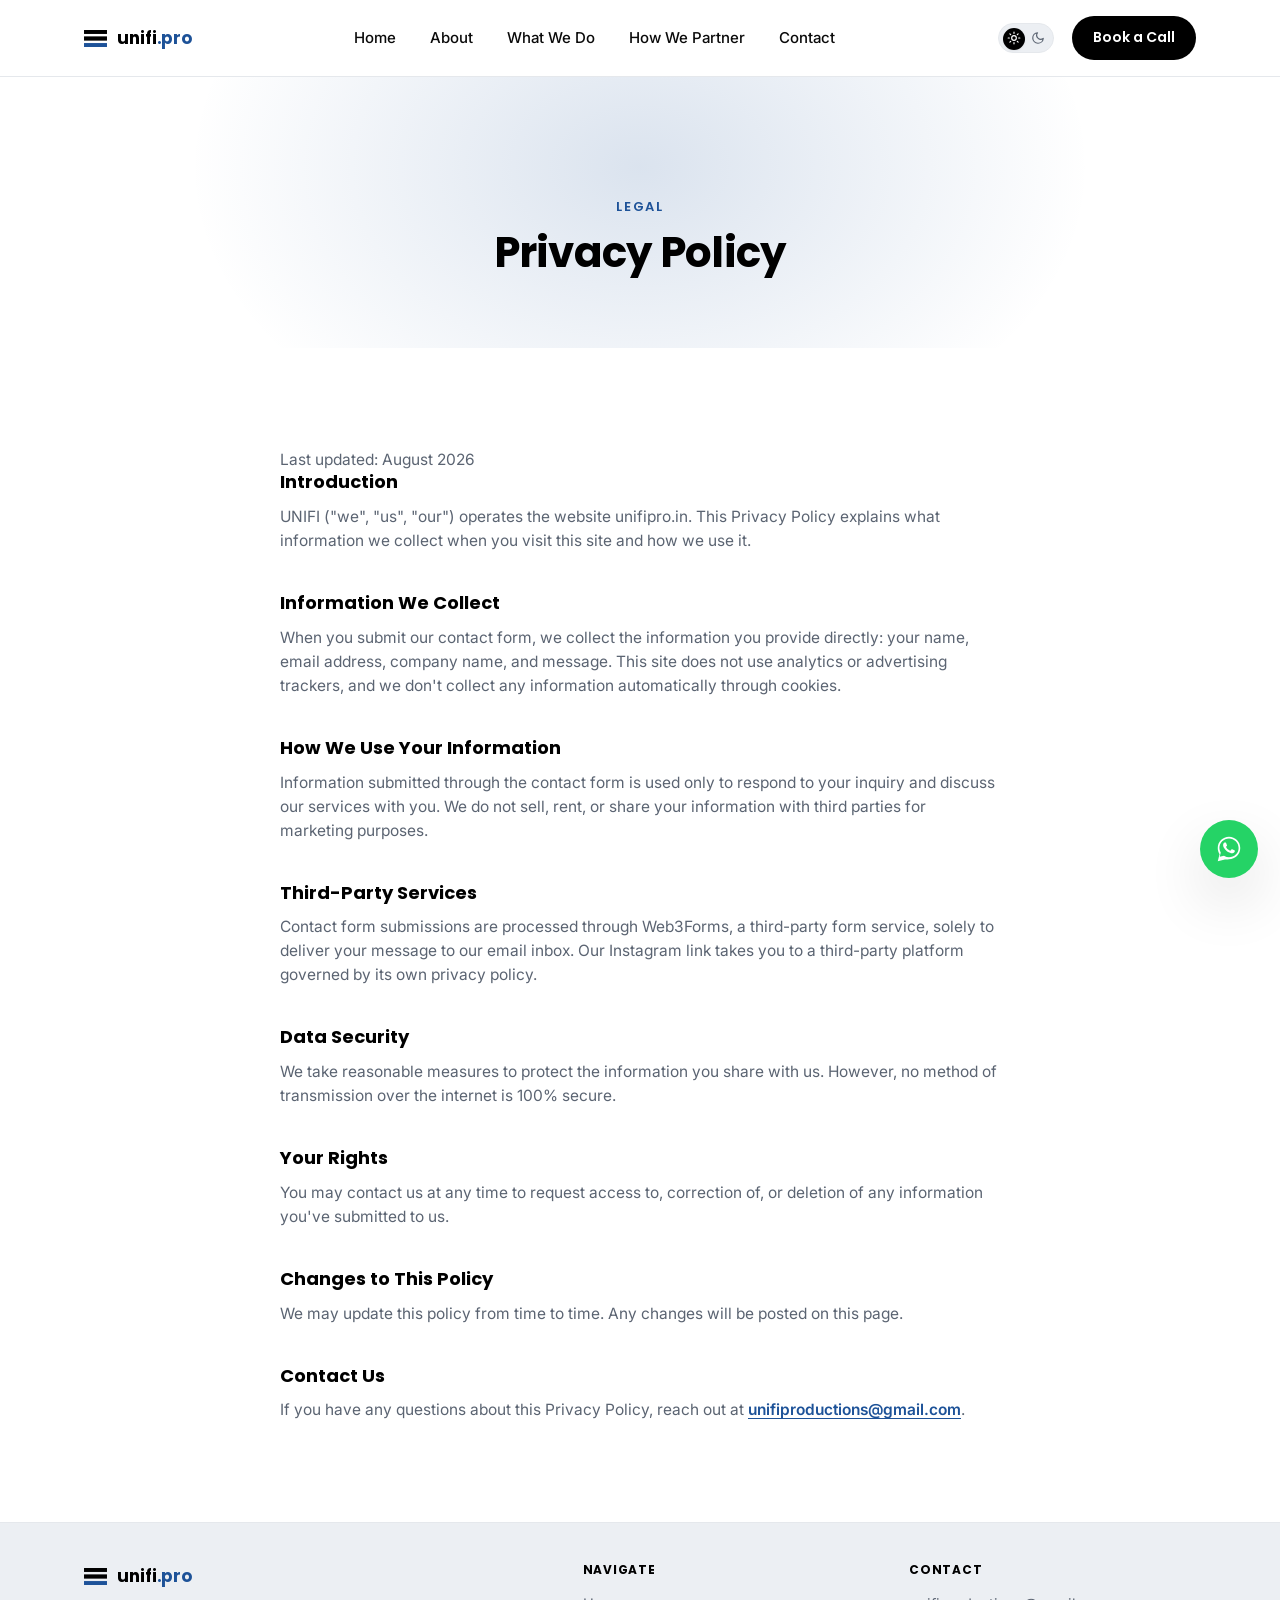
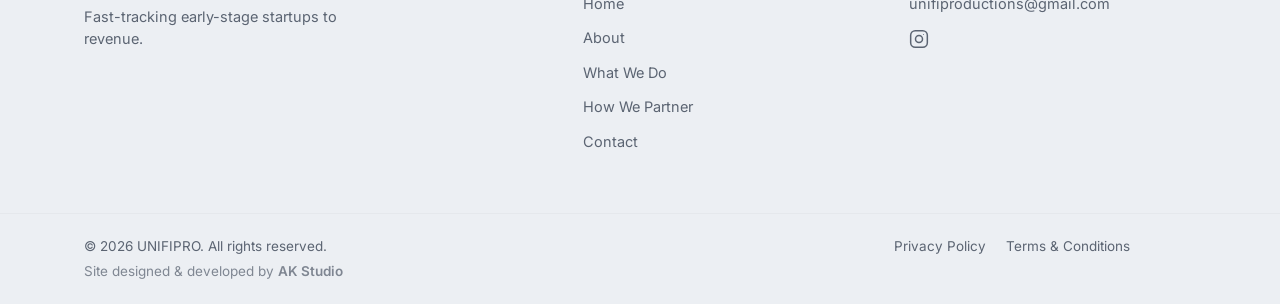
<file: privacy-light.html>
<!DOCTYPE html>
<html lang="en">
<head>
<meta charset="UTF-8">
<meta name="viewport" content="width=device-width, initial-scale=1.0">
<title>Privacy Policy — UNIFI</title>
<meta name="description" content="How UNIFI collects, uses and protects information submitted through unifipro.in.">
<meta name="robots" content="index, follow">
<link rel="canonical" href="https://unifipro.in/privacy.html">
<meta name="theme-color" content="#ffffff">

<meta property="og:type" content="website">
<meta property="og:site_name" content="UNIFIPRO">
<meta property="og:title" content="Privacy Policy — UNIFI">
<meta property="og:description" content="How UNIFI collects, uses and protects information submitted through unifipro.in.">
<meta property="og:url" content="https://unifipro.in/privacy.html">
<meta property="og:image" content="https://unifipro.in/assets/og-image.png">
<meta property="og:image:width" content="1200">
<meta property="og:image:height" content="630">

<meta name="twitter:card" content="summary_large_image">
<meta name="twitter:title" content="Privacy Policy — UNIFI">
<meta name="twitter:description" content="How UNIFI collects, uses and protects information submitted through unifipro.in.">
<meta name="twitter:image" content="https://unifipro.in/assets/og-image.png">

<link rel="icon" type="image/svg+xml" href="assets/favicon.svg">
<link rel="apple-touch-icon" href="assets/apple-touch-icon.png">
<link rel="preconnect" href="https://fonts.googleapis.com">
<link rel="preconnect" href="https://fonts.gstatic.com" crossorigin>
<link href="https://fonts.googleapis.com/css2?family=Inter:wght@400;500;600;700&family=Poppins:wght@500;600;700;800&display=swap" rel="stylesheet">
<link rel="stylesheet" href="styles.css">
</head>
<body>

<header class="site-header" id="top">
  <div class="container header-inner">
    <a href="light.html" class="logo" aria-label="UNIFI home">
      <img src="assets/logo-header.png" alt="" class="logo-mark" width="30" height="22">
      <span class="logo-text">unifi<span class="dot">.pro</span></span>
    </a>

    <nav class="main-nav" id="mainNav">
      <a href="light.html">Home</a>
      <a href="about-light.html">About</a>
      <a href="light.html#what-we-do">What We Do</a>
      <a href="light.html#partner">How We Partner</a>
      <a href="light.html#contact">Contact</a>
    </nav>

    <div class="header-actions">
      <a href="privacy.html" class="theme-switch" aria-label="Switch to dark theme">
        <span class="theme-switch-icon sun" aria-hidden="true">
          <svg viewBox="0 0 24 24" fill="none" stroke="currentColor" stroke-width="2" stroke-linecap="round" stroke-linejoin="round"><circle cx="12" cy="12" r="4"/><path d="M12 2v2M12 20v2M4.93 4.93l1.41 1.41M17.66 17.66l1.41 1.41M2 12h2M20 12h2M6.34 17.66l-1.41 1.41M19.07 4.93l-1.41 1.41"/></svg>
        </span>
        <span class="theme-switch-icon moon" aria-hidden="true">
          <svg viewBox="0 0 24 24" fill="none" stroke="currentColor" stroke-width="2" stroke-linecap="round" stroke-linejoin="round"><path d="M21 12.79A9 9 0 1 1 11.21 3 7 7 0 0 0 21 12.79z"/></svg>
        </span>
        <span class="theme-switch-thumb"></span>
      </a>
      <a href="light.html#contact" class="btn btn-primary btn-sm">Book a Call</a>
      <button class="nav-toggle" id="navToggle" aria-label="Toggle menu" aria-expanded="false">
        <span></span><span></span><span></span>
      </button>
    </div>
  </div>
</header>

<main>

  <!-- LEGAL HERO -->
  <section class="hero about-hero">
    <div class="hero-glow" aria-hidden="true"></div>
    <div class="container hero-inner">
      <p class="eyebrow reveal">Legal</p>
      <h1 class="hero-title reveal">Privacy Policy</h1>
    </div>
  </section>

  <!-- LEGAL CONTENT -->
  <section class="section">
    <div class="container">
      <div class="legal-content reveal">
        <p class="legal-updated">Last updated: August 2026</p>

        <h2>Introduction</h2>
        <p>UNIFI ("we", "us", "our") operates the website unifipro.in. This Privacy Policy explains what information we collect when you visit this site and how we use it.</p>

        <h2>Information We Collect</h2>
        <p>When you submit our contact form, we collect the information you provide directly: your name, email address, company name, and message. This site does not use analytics or advertising trackers, and we don't collect any information automatically through cookies.</p>

        <h2>How We Use Your Information</h2>
        <p>Information submitted through the contact form is used only to respond to your inquiry and discuss our services with you. We do not sell, rent, or share your information with third parties for marketing purposes.</p>

        <h2>Third-Party Services</h2>
        <p>Contact form submissions are processed through Web3Forms, a third-party form service, solely to deliver your message to our email inbox. Our Instagram link takes you to a third-party platform governed by its own privacy policy.</p>

        <h2>Data Security</h2>
        <p>We take reasonable measures to protect the information you share with us. However, no method of transmission over the internet is 100% secure.</p>

        <h2>Your Rights</h2>
        <p>You may contact us at any time to request access to, correction of, or deletion of any information you've submitted to us.</p>

        <h2>Changes to This Policy</h2>
        <p>We may update this policy from time to time. Any changes will be posted on this page.</p>

        <h2>Contact Us</h2>
        <p>If you have any questions about this Privacy Policy, reach out at <a href="mailto:unifiproductions@gmail.com">unifiproductions@gmail.com</a>.</p>
      </div>
    </div>
  </section>

</main>

<footer class="site-footer">
  <div class="container footer-inner">
    <div class="footer-brand">
      <a href="light.html" class="logo">
        <img src="assets/logo-header.png" alt="" class="logo-mark" width="30" height="22">
        <span class="logo-text">unifi<span class="dot">.pro</span></span>
      </a>
      <p>Fast-tracking early-stage startups to revenue.</p>
    </div>

    <div class="footer-col">
      <h4>Navigate</h4>
      <a href="light.html">Home</a>
      <a href="about-light.html">About</a>
      <a href="light.html#what-we-do">What We Do</a>
      <a href="light.html#partner">How We Partner</a>
      <a href="light.html#contact">Contact</a>
    </div>

    <div class="footer-col">
      <h4>Contact</h4>
      <a href="mailto:unifiproductions@gmail.com">unifiproductions@gmail.com</a>
      <div class="footer-social">
        <a href="https://www.instagram.com/unifi.pro" target="_blank" rel="noopener" aria-label="Instagram" class="social-icon">
          <svg viewBox="0 0 24 24" fill="none" stroke="currentColor" stroke-width="1.8" stroke-linecap="round" stroke-linejoin="round">
            <rect x="2" y="2" width="20" height="20" rx="5.5"/>
            <circle cx="12" cy="12" r="4.2"/>
            <circle cx="17.3" cy="6.7" r="0.6" fill="currentColor" stroke="none"/>
          </svg>
        </a>
      </div>
    </div>
  </div>

  <div class="footer-bottom">
    <div class="container footer-bottom-inner">
      <div class="footer-bottom-left">
        <p>&copy; <span id="year"></span> UNIFIPRO. All rights reserved.</p>
        <p class="footer-credit">Site designed &amp; developed by <a href="https://www.instagram.com/theakstudio.in/" target="_blank" rel="noopener">AK Studio</a></p>
      </div>
      <div class="footer-legal">
        <a href="privacy-light.html">Privacy Policy</a>
        <a href="terms-light.html">Terms &amp; Conditions</a>
      </div>
    </div>
  </div>
</footer>

<script src="script.js"></script>
</body>
</html>
</file>
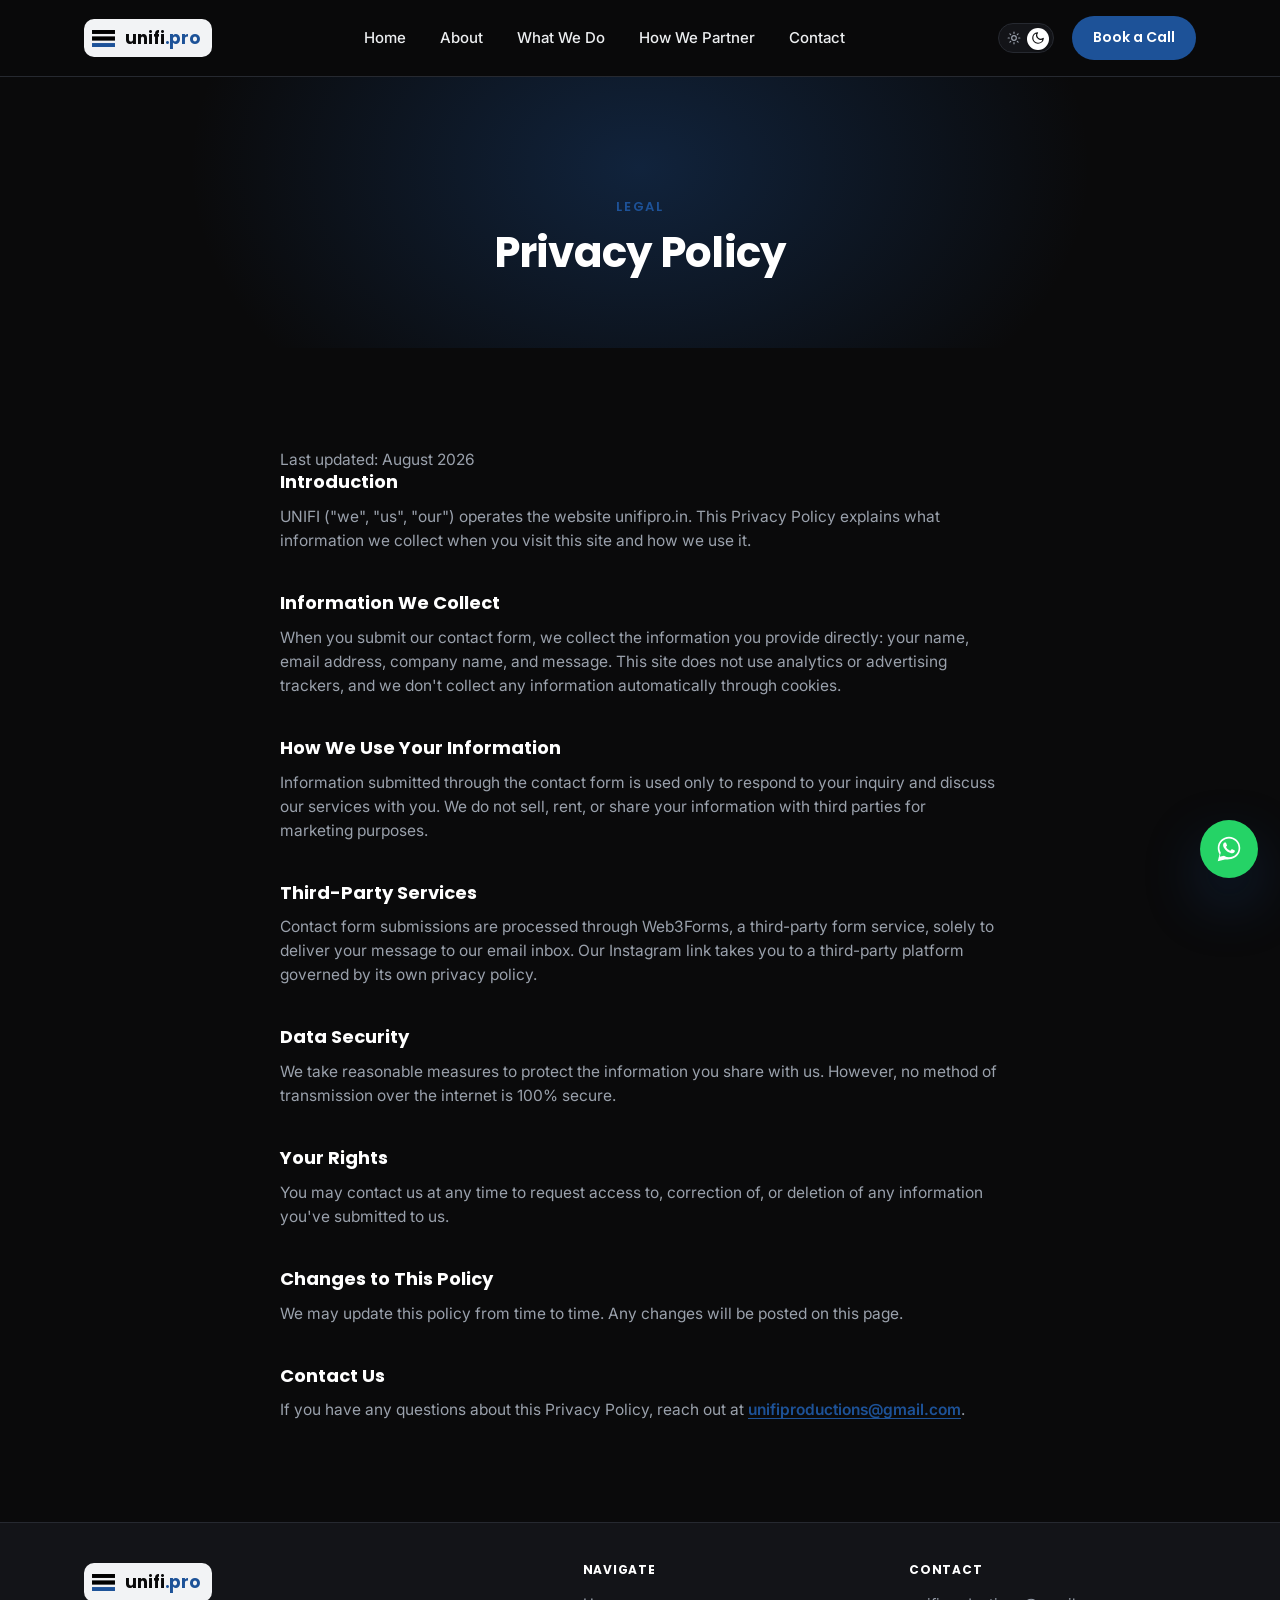
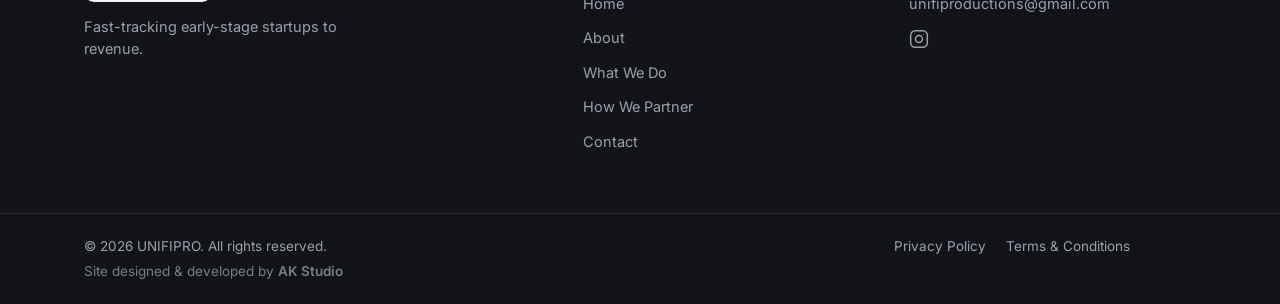
<file: privacy.html>
<!DOCTYPE html>
<html lang="en">
<head>
<meta charset="UTF-8">
<meta name="viewport" content="width=device-width, initial-scale=1.0">
<title>Privacy Policy — UNIFI</title>
<meta name="description" content="How UNIFI collects, uses and protects information submitted through unifipro.in.">
<meta name="robots" content="index, follow">
<link rel="canonical" href="https://unifipro.in/privacy.html">
<meta name="theme-color" content="#0a0a0b">

<meta property="og:type" content="website">
<meta property="og:site_name" content="UNIFIPRO">
<meta property="og:title" content="Privacy Policy — UNIFI">
<meta property="og:description" content="How UNIFI collects, uses and protects information submitted through unifipro.in.">
<meta property="og:url" content="https://unifipro.in/privacy.html">
<meta property="og:image" content="https://unifipro.in/assets/og-image.png">
<meta property="og:image:width" content="1200">
<meta property="og:image:height" content="630">

<meta name="twitter:card" content="summary_large_image">
<meta name="twitter:title" content="Privacy Policy — UNIFI">
<meta name="twitter:description" content="How UNIFI collects, uses and protects information submitted through unifipro.in.">
<meta name="twitter:image" content="https://unifipro.in/assets/og-image.png">

<link rel="icon" type="image/svg+xml" href="assets/favicon.svg">
<link rel="apple-touch-icon" href="assets/apple-touch-icon.png">
<link rel="preconnect" href="https://fonts.googleapis.com">
<link rel="preconnect" href="https://fonts.gstatic.com" crossorigin>
<link href="https://fonts.googleapis.com/css2?family=Inter:wght@400;500;600;700&family=Poppins:wght@500;600;700;800&display=swap" rel="stylesheet">
<link rel="stylesheet" href="styles-dark.css">
</head>
<body>

<header class="site-header" id="top">
  <div class="container header-inner">
    <a href="index.html" class="logo" aria-label="UNIFI home">
      <img src="assets/logo-header.png" alt="" class="logo-mark" width="30" height="22">
      <span class="logo-text">unifi<span class="dot">.pro</span></span>
    </a>

    <nav class="main-nav" id="mainNav">
      <a href="index.html">Home</a>
      <a href="about.html">About</a>
      <a href="index.html#what-we-do">What We Do</a>
      <a href="index.html#partner">How We Partner</a>
      <a href="index.html#contact">Contact</a>
    </nav>

    <div class="header-actions">
      <a href="privacy-light.html" class="theme-switch" aria-label="Switch to light theme">
        <span class="theme-switch-icon sun" aria-hidden="true">
          <svg viewBox="0 0 24 24" fill="none" stroke="currentColor" stroke-width="2" stroke-linecap="round" stroke-linejoin="round"><circle cx="12" cy="12" r="4"/><path d="M12 2v2M12 20v2M4.93 4.93l1.41 1.41M17.66 17.66l1.41 1.41M2 12h2M20 12h2M6.34 17.66l-1.41 1.41M19.07 4.93l-1.41 1.41"/></svg>
        </span>
        <span class="theme-switch-icon moon" aria-hidden="true">
          <svg viewBox="0 0 24 24" fill="none" stroke="currentColor" stroke-width="2" stroke-linecap="round" stroke-linejoin="round"><path d="M21 12.79A9 9 0 1 1 11.21 3 7 7 0 0 0 21 12.79z"/></svg>
        </span>
        <span class="theme-switch-thumb"></span>
      </a>
      <a href="index.html#contact" class="btn btn-primary btn-sm">Book a Call</a>
      <button class="nav-toggle" id="navToggle" aria-label="Toggle menu" aria-expanded="false">
        <span></span><span></span><span></span>
      </button>
    </div>
  </div>
</header>

<main>

  <!-- LEGAL HERO -->
  <section class="hero about-hero">
    <div class="hero-glow" aria-hidden="true"></div>
    <div class="container hero-inner">
      <p class="eyebrow reveal">Legal</p>
      <h1 class="hero-title reveal">Privacy Policy</h1>
    </div>
  </section>

  <!-- LEGAL CONTENT -->
  <section class="section">
    <div class="container">
      <div class="legal-content reveal">
        <p class="legal-updated">Last updated: August 2026</p>

        <h2>Introduction</h2>
        <p>UNIFI ("we", "us", "our") operates the website unifipro.in. This Privacy Policy explains what information we collect when you visit this site and how we use it.</p>

        <h2>Information We Collect</h2>
        <p>When you submit our contact form, we collect the information you provide directly: your name, email address, company name, and message. This site does not use analytics or advertising trackers, and we don't collect any information automatically through cookies.</p>

        <h2>How We Use Your Information</h2>
        <p>Information submitted through the contact form is used only to respond to your inquiry and discuss our services with you. We do not sell, rent, or share your information with third parties for marketing purposes.</p>

        <h2>Third-Party Services</h2>
        <p>Contact form submissions are processed through Web3Forms, a third-party form service, solely to deliver your message to our email inbox. Our Instagram link takes you to a third-party platform governed by its own privacy policy.</p>

        <h2>Data Security</h2>
        <p>We take reasonable measures to protect the information you share with us. However, no method of transmission over the internet is 100% secure.</p>

        <h2>Your Rights</h2>
        <p>You may contact us at any time to request access to, correction of, or deletion of any information you've submitted to us.</p>

        <h2>Changes to This Policy</h2>
        <p>We may update this policy from time to time. Any changes will be posted on this page.</p>

        <h2>Contact Us</h2>
        <p>If you have any questions about this Privacy Policy, reach out at <a href="mailto:unifiproductions@gmail.com">unifiproductions@gmail.com</a>.</p>
      </div>
    </div>
  </section>

</main>

<footer class="site-footer">
  <div class="container footer-inner">
    <div class="footer-brand">
      <a href="index.html" class="logo">
        <img src="assets/logo-header.png" alt="" class="logo-mark" width="30" height="22">
        <span class="logo-text">unifi<span class="dot">.pro</span></span>
      </a>
      <p>Fast-tracking early-stage startups to revenue.</p>
    </div>

    <div class="footer-col">
      <h4>Navigate</h4>
      <a href="index.html">Home</a>
      <a href="about.html">About</a>
      <a href="index.html#what-we-do">What We Do</a>
      <a href="index.html#partner">How We Partner</a>
      <a href="index.html#contact">Contact</a>
    </div>

    <div class="footer-col">
      <h4>Contact</h4>
      <a href="mailto:unifiproductions@gmail.com">unifiproductions@gmail.com</a>
      <div class="footer-social">
        <a href="https://www.instagram.com/unifi.pro" target="_blank" rel="noopener" aria-label="Instagram" class="social-icon">
          <svg viewBox="0 0 24 24" fill="none" stroke="currentColor" stroke-width="1.8" stroke-linecap="round" stroke-linejoin="round">
            <rect x="2" y="2" width="20" height="20" rx="5.5"/>
            <circle cx="12" cy="12" r="4.2"/>
            <circle cx="17.3" cy="6.7" r="0.6" fill="currentColor" stroke="none"/>
          </svg>
        </a>
      </div>
    </div>
  </div>

  <div class="footer-bottom">
    <div class="container footer-bottom-inner">
      <div class="footer-bottom-left">
        <p>&copy; <span id="year"></span> UNIFIPRO. All rights reserved.</p>
        <p class="footer-credit">Site designed &amp; developed by <a href="https://www.instagram.com/theakstudio.in/" target="_blank" rel="noopener">AK Studio</a></p>
      </div>
      <div class="footer-legal">
        <a href="privacy.html">Privacy Policy</a>
        <a href="terms.html">Terms &amp; Conditions</a>
      </div>
    </div>
  </div>
</footer>

<script src="script.js"></script>
</body>
</html>
</file>
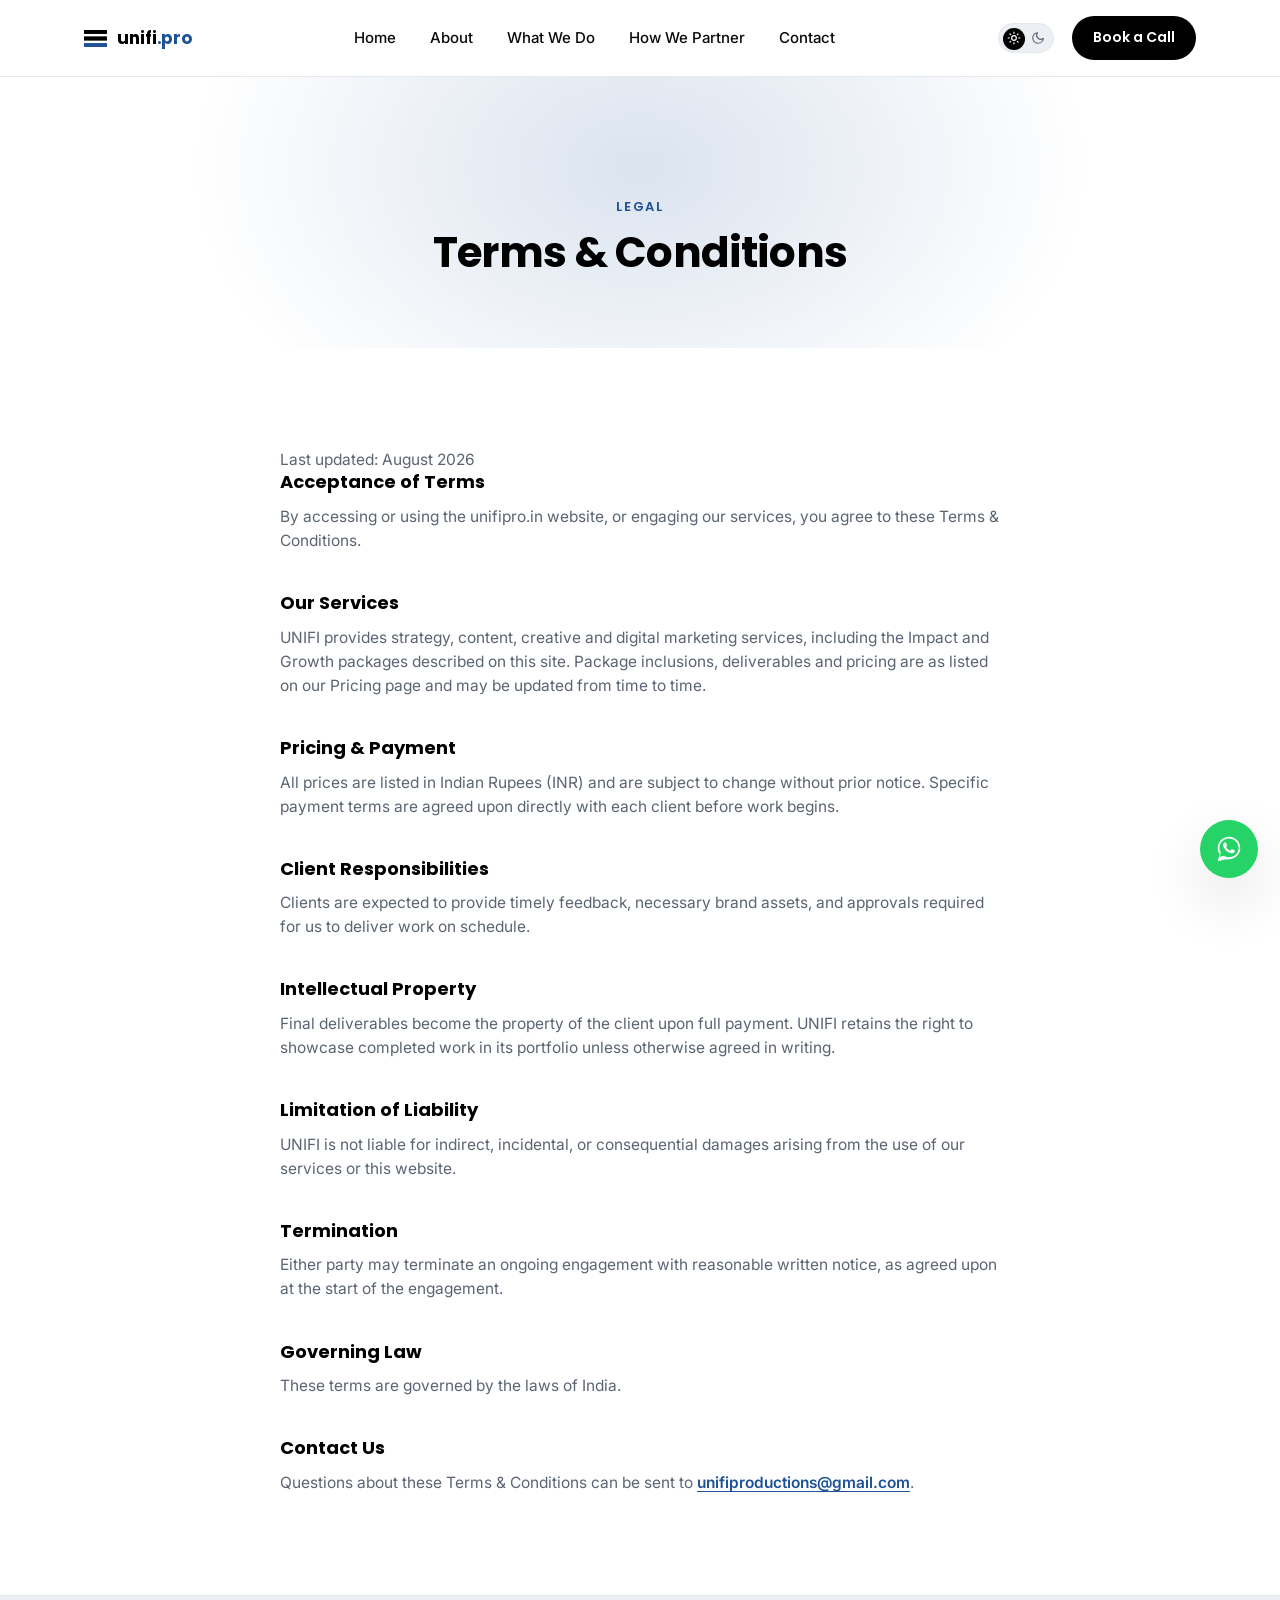
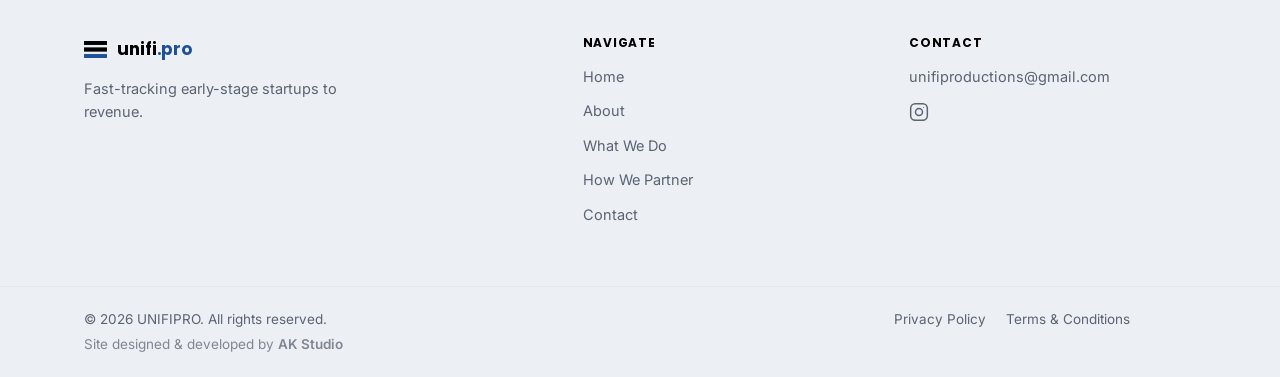
<file: terms-light.html>
<!DOCTYPE html>
<html lang="en">
<head>
<meta charset="UTF-8">
<meta name="viewport" content="width=device-width, initial-scale=1.0">
<title>Terms &amp; Conditions — UNIFI</title>
<meta name="description" content="The terms that govern use of unifipro.in and UNIFI's services.">
<meta name="robots" content="index, follow">
<link rel="canonical" href="https://unifipro.in/terms.html">
<meta name="theme-color" content="#ffffff">

<meta property="og:type" content="website">
<meta property="og:site_name" content="UNIFIPRO">
<meta property="og:title" content="Terms &amp; Conditions — UNIFI">
<meta property="og:description" content="The terms that govern use of unifipro.in and UNIFI's services.">
<meta property="og:url" content="https://unifipro.in/terms.html">
<meta property="og:image" content="https://unifipro.in/assets/og-image.png">
<meta property="og:image:width" content="1200">
<meta property="og:image:height" content="630">

<meta name="twitter:card" content="summary_large_image">
<meta name="twitter:title" content="Terms &amp; Conditions — UNIFI">
<meta name="twitter:description" content="The terms that govern use of unifipro.in and UNIFI's services.">
<meta name="twitter:image" content="https://unifipro.in/assets/og-image.png">

<link rel="icon" type="image/svg+xml" href="assets/favicon.svg">
<link rel="apple-touch-icon" href="assets/apple-touch-icon.png">
<link rel="preconnect" href="https://fonts.googleapis.com">
<link rel="preconnect" href="https://fonts.gstatic.com" crossorigin>
<link href="https://fonts.googleapis.com/css2?family=Inter:wght@400;500;600;700&family=Poppins:wght@500;600;700;800&display=swap" rel="stylesheet">
<link rel="stylesheet" href="styles.css">
</head>
<body>

<header class="site-header" id="top">
  <div class="container header-inner">
    <a href="light.html" class="logo" aria-label="UNIFI home">
      <img src="assets/logo-header.png" alt="" class="logo-mark" width="30" height="22">
      <span class="logo-text">unifi<span class="dot">.pro</span></span>
    </a>

    <nav class="main-nav" id="mainNav">
      <a href="light.html">Home</a>
      <a href="about-light.html">About</a>
      <a href="light.html#what-we-do">What We Do</a>
      <a href="light.html#partner">How We Partner</a>
      <a href="light.html#contact">Contact</a>
    </nav>

    <div class="header-actions">
      <a href="terms.html" class="theme-switch" aria-label="Switch to dark theme">
        <span class="theme-switch-icon sun" aria-hidden="true">
          <svg viewBox="0 0 24 24" fill="none" stroke="currentColor" stroke-width="2" stroke-linecap="round" stroke-linejoin="round"><circle cx="12" cy="12" r="4"/><path d="M12 2v2M12 20v2M4.93 4.93l1.41 1.41M17.66 17.66l1.41 1.41M2 12h2M20 12h2M6.34 17.66l-1.41 1.41M19.07 4.93l-1.41 1.41"/></svg>
        </span>
        <span class="theme-switch-icon moon" aria-hidden="true">
          <svg viewBox="0 0 24 24" fill="none" stroke="currentColor" stroke-width="2" stroke-linecap="round" stroke-linejoin="round"><path d="M21 12.79A9 9 0 1 1 11.21 3 7 7 0 0 0 21 12.79z"/></svg>
        </span>
        <span class="theme-switch-thumb"></span>
      </a>
      <a href="light.html#contact" class="btn btn-primary btn-sm">Book a Call</a>
      <button class="nav-toggle" id="navToggle" aria-label="Toggle menu" aria-expanded="false">
        <span></span><span></span><span></span>
      </button>
    </div>
  </div>
</header>

<main>

  <!-- LEGAL HERO -->
  <section class="hero about-hero">
    <div class="hero-glow" aria-hidden="true"></div>
    <div class="container hero-inner">
      <p class="eyebrow reveal">Legal</p>
      <h1 class="hero-title reveal">Terms &amp; Conditions</h1>
    </div>
  </section>

  <!-- LEGAL CONTENT -->
  <section class="section">
    <div class="container">
      <div class="legal-content reveal">
        <p class="legal-updated">Last updated: August 2026</p>

        <h2>Acceptance of Terms</h2>
        <p>By accessing or using the unifipro.in website, or engaging our services, you agree to these Terms &amp; Conditions.</p>

        <h2>Our Services</h2>
        <p>UNIFI provides strategy, content, creative and digital marketing services, including the Impact and Growth packages described on this site. Package inclusions, deliverables and pricing are as listed on our Pricing page and may be updated from time to time.</p>

        <h2>Pricing &amp; Payment</h2>
        <p>All prices are listed in Indian Rupees (INR) and are subject to change without prior notice. Specific payment terms are agreed upon directly with each client before work begins.</p>

        <h2>Client Responsibilities</h2>
        <p>Clients are expected to provide timely feedback, necessary brand assets, and approvals required for us to deliver work on schedule.</p>

        <h2>Intellectual Property</h2>
        <p>Final deliverables become the property of the client upon full payment. UNIFI retains the right to showcase completed work in its portfolio unless otherwise agreed in writing.</p>

        <h2>Limitation of Liability</h2>
        <p>UNIFI is not liable for indirect, incidental, or consequential damages arising from the use of our services or this website.</p>

        <h2>Termination</h2>
        <p>Either party may terminate an ongoing engagement with reasonable written notice, as agreed upon at the start of the engagement.</p>

        <h2>Governing Law</h2>
        <p>These terms are governed by the laws of India.</p>

        <h2>Contact Us</h2>
        <p>Questions about these Terms &amp; Conditions can be sent to <a href="mailto:unifiproductions@gmail.com">unifiproductions@gmail.com</a>.</p>
      </div>
    </div>
  </section>

</main>

<footer class="site-footer">
  <div class="container footer-inner">
    <div class="footer-brand">
      <a href="light.html" class="logo">
        <img src="assets/logo-header.png" alt="" class="logo-mark" width="30" height="22">
        <span class="logo-text">unifi<span class="dot">.pro</span></span>
      </a>
      <p>Fast-tracking early-stage startups to revenue.</p>
    </div>

    <div class="footer-col">
      <h4>Navigate</h4>
      <a href="light.html">Home</a>
      <a href="about-light.html">About</a>
      <a href="light.html#what-we-do">What We Do</a>
      <a href="light.html#partner">How We Partner</a>
      <a href="light.html#contact">Contact</a>
    </div>

    <div class="footer-col">
      <h4>Contact</h4>
      <a href="mailto:unifiproductions@gmail.com">unifiproductions@gmail.com</a>
      <div class="footer-social">
        <a href="https://www.instagram.com/unifi.pro" target="_blank" rel="noopener" aria-label="Instagram" class="social-icon">
          <svg viewBox="0 0 24 24" fill="none" stroke="currentColor" stroke-width="1.8" stroke-linecap="round" stroke-linejoin="round">
            <rect x="2" y="2" width="20" height="20" rx="5.5"/>
            <circle cx="12" cy="12" r="4.2"/>
            <circle cx="17.3" cy="6.7" r="0.6" fill="currentColor" stroke="none"/>
          </svg>
        </a>
      </div>
    </div>
  </div>

  <div class="footer-bottom">
    <div class="container footer-bottom-inner">
      <div class="footer-bottom-left">
        <p>&copy; <span id="year"></span> UNIFIPRO. All rights reserved.</p>
        <p class="footer-credit">Site designed &amp; developed by <a href="https://www.instagram.com/theakstudio.in/" target="_blank" rel="noopener">AK Studio</a></p>
      </div>
      <div class="footer-legal">
        <a href="privacy-light.html">Privacy Policy</a>
        <a href="terms-light.html">Terms &amp; Conditions</a>
      </div>
    </div>
  </div>
</footer>

<script src="script.js"></script>
</body>
</html>
</file>
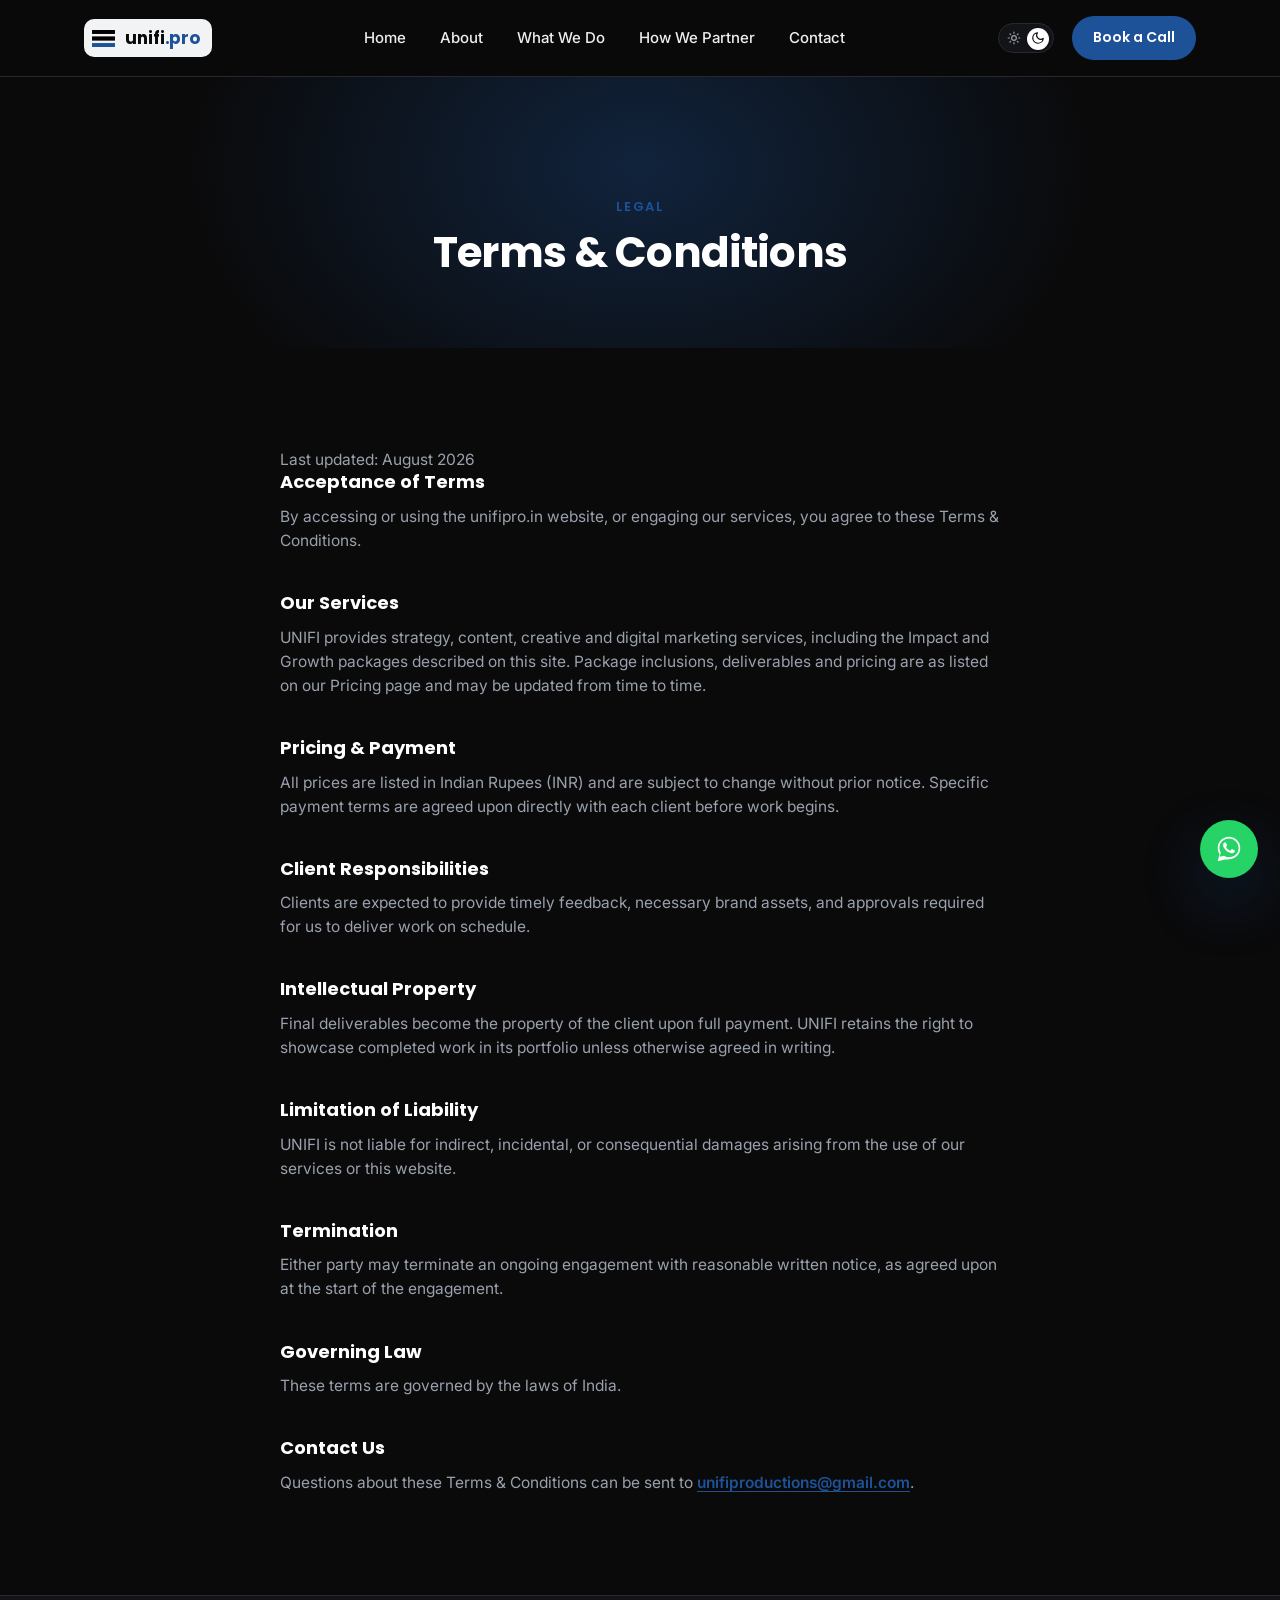
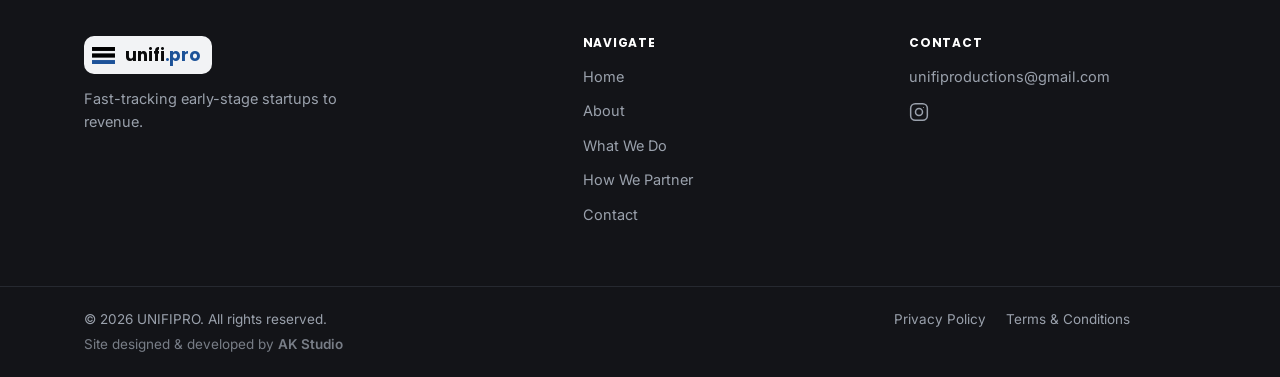
<file: terms.html>
<!DOCTYPE html>
<html lang="en">
<head>
<meta charset="UTF-8">
<meta name="viewport" content="width=device-width, initial-scale=1.0">
<title>Terms &amp; Conditions — UNIFI</title>
<meta name="description" content="The terms that govern use of unifipro.in and UNIFI's services.">
<meta name="robots" content="index, follow">
<link rel="canonical" href="https://unifipro.in/terms.html">
<meta name="theme-color" content="#0a0a0b">

<meta property="og:type" content="website">
<meta property="og:site_name" content="UNIFIPRO">
<meta property="og:title" content="Terms &amp; Conditions — UNIFI">
<meta property="og:description" content="The terms that govern use of unifipro.in and UNIFI's services.">
<meta property="og:url" content="https://unifipro.in/terms.html">
<meta property="og:image" content="https://unifipro.in/assets/og-image.png">
<meta property="og:image:width" content="1200">
<meta property="og:image:height" content="630">

<meta name="twitter:card" content="summary_large_image">
<meta name="twitter:title" content="Terms &amp; Conditions — UNIFI">
<meta name="twitter:description" content="The terms that govern use of unifipro.in and UNIFI's services.">
<meta name="twitter:image" content="https://unifipro.in/assets/og-image.png">

<link rel="icon" type="image/svg+xml" href="assets/favicon.svg">
<link rel="apple-touch-icon" href="assets/apple-touch-icon.png">
<link rel="preconnect" href="https://fonts.googleapis.com">
<link rel="preconnect" href="https://fonts.gstatic.com" crossorigin>
<link href="https://fonts.googleapis.com/css2?family=Inter:wght@400;500;600;700&family=Poppins:wght@500;600;700;800&display=swap" rel="stylesheet">
<link rel="stylesheet" href="styles-dark.css">
</head>
<body>

<header class="site-header" id="top">
  <div class="container header-inner">
    <a href="index.html" class="logo" aria-label="UNIFI home">
      <img src="assets/logo-header.png" alt="" class="logo-mark" width="30" height="22">
      <span class="logo-text">unifi<span class="dot">.pro</span></span>
    </a>

    <nav class="main-nav" id="mainNav">
      <a href="index.html">Home</a>
      <a href="about.html">About</a>
      <a href="index.html#what-we-do">What We Do</a>
      <a href="index.html#partner">How We Partner</a>
      <a href="index.html#contact">Contact</a>
    </nav>

    <div class="header-actions">
      <a href="terms-light.html" class="theme-switch" aria-label="Switch to light theme">
        <span class="theme-switch-icon sun" aria-hidden="true">
          <svg viewBox="0 0 24 24" fill="none" stroke="currentColor" stroke-width="2" stroke-linecap="round" stroke-linejoin="round"><circle cx="12" cy="12" r="4"/><path d="M12 2v2M12 20v2M4.93 4.93l1.41 1.41M17.66 17.66l1.41 1.41M2 12h2M20 12h2M6.34 17.66l-1.41 1.41M19.07 4.93l-1.41 1.41"/></svg>
        </span>
        <span class="theme-switch-icon moon" aria-hidden="true">
          <svg viewBox="0 0 24 24" fill="none" stroke="currentColor" stroke-width="2" stroke-linecap="round" stroke-linejoin="round"><path d="M21 12.79A9 9 0 1 1 11.21 3 7 7 0 0 0 21 12.79z"/></svg>
        </span>
        <span class="theme-switch-thumb"></span>
      </a>
      <a href="index.html#contact" class="btn btn-primary btn-sm">Book a Call</a>
      <button class="nav-toggle" id="navToggle" aria-label="Toggle menu" aria-expanded="false">
        <span></span><span></span><span></span>
      </button>
    </div>
  </div>
</header>

<main>

  <!-- LEGAL HERO -->
  <section class="hero about-hero">
    <div class="hero-glow" aria-hidden="true"></div>
    <div class="container hero-inner">
      <p class="eyebrow reveal">Legal</p>
      <h1 class="hero-title reveal">Terms &amp; Conditions</h1>
    </div>
  </section>

  <!-- LEGAL CONTENT -->
  <section class="section">
    <div class="container">
      <div class="legal-content reveal">
        <p class="legal-updated">Last updated: August 2026</p>

        <h2>Acceptance of Terms</h2>
        <p>By accessing or using the unifipro.in website, or engaging our services, you agree to these Terms &amp; Conditions.</p>

        <h2>Our Services</h2>
        <p>UNIFI provides strategy, content, creative and digital marketing services, including the Impact and Growth packages described on this site. Package inclusions, deliverables and pricing are as listed on our Pricing page and may be updated from time to time.</p>

        <h2>Pricing &amp; Payment</h2>
        <p>All prices are listed in Indian Rupees (INR) and are subject to change without prior notice. Specific payment terms are agreed upon directly with each client before work begins.</p>

        <h2>Client Responsibilities</h2>
        <p>Clients are expected to provide timely feedback, necessary brand assets, and approvals required for us to deliver work on schedule.</p>

        <h2>Intellectual Property</h2>
        <p>Final deliverables become the property of the client upon full payment. UNIFI retains the right to showcase completed work in its portfolio unless otherwise agreed in writing.</p>

        <h2>Limitation of Liability</h2>
        <p>UNIFI is not liable for indirect, incidental, or consequential damages arising from the use of our services or this website.</p>

        <h2>Termination</h2>
        <p>Either party may terminate an ongoing engagement with reasonable written notice, as agreed upon at the start of the engagement.</p>

        <h2>Governing Law</h2>
        <p>These terms are governed by the laws of India.</p>

        <h2>Contact Us</h2>
        <p>Questions about these Terms &amp; Conditions can be sent to <a href="mailto:unifiproductions@gmail.com">unifiproductions@gmail.com</a>.</p>
      </div>
    </div>
  </section>

</main>

<footer class="site-footer">
  <div class="container footer-inner">
    <div class="footer-brand">
      <a href="index.html" class="logo">
        <img src="assets/logo-header.png" alt="" class="logo-mark" width="30" height="22">
        <span class="logo-text">unifi<span class="dot">.pro</span></span>
      </a>
      <p>Fast-tracking early-stage startups to revenue.</p>
    </div>

    <div class="footer-col">
      <h4>Navigate</h4>
      <a href="index.html">Home</a>
      <a href="about.html">About</a>
      <a href="index.html#what-we-do">What We Do</a>
      <a href="index.html#partner">How We Partner</a>
      <a href="index.html#contact">Contact</a>
    </div>

    <div class="footer-col">
      <h4>Contact</h4>
      <a href="mailto:unifiproductions@gmail.com">unifiproductions@gmail.com</a>
      <div class="footer-social">
        <a href="https://www.instagram.com/unifi.pro" target="_blank" rel="noopener" aria-label="Instagram" class="social-icon">
          <svg viewBox="0 0 24 24" fill="none" stroke="currentColor" stroke-width="1.8" stroke-linecap="round" stroke-linejoin="round">
            <rect x="2" y="2" width="20" height="20" rx="5.5"/>
            <circle cx="12" cy="12" r="4.2"/>
            <circle cx="17.3" cy="6.7" r="0.6" fill="currentColor" stroke="none"/>
          </svg>
        </a>
      </div>
    </div>
  </div>

  <div class="footer-bottom">
    <div class="container footer-bottom-inner">
      <div class="footer-bottom-left">
        <p>&copy; <span id="year"></span> UNIFIPRO. All rights reserved.</p>
        <p class="footer-credit">Site designed &amp; developed by <a href="https://www.instagram.com/theakstudio.in/" target="_blank" rel="noopener">AK Studio</a></p>
      </div>
      <div class="footer-legal">
        <a href="privacy.html">Privacy Policy</a>
        <a href="terms.html">Terms &amp; Conditions</a>
      </div>
    </div>
  </div>
</footer>

<script src="script.js"></script>
</body>
</html>
</file>
<file: styles-dark.css>
/* ==========================================================================
   UNIFI.PRO — dark theme
   ========================================================================== */

:root {
  --color-black: #ffffff;      /* strong ink: headings, logo, borders — inverted for dark bg */
  --color-ink: #eceef0;        /* base text (nav links, body default) */
  --color-blue: #1d5298;       /* same brand blue as the logo */
  --color-blue-dark: #123a70;
  --color-blue-light: rgba(29, 82, 152, 0.22);
  --color-blue-tint: rgba(29, 82, 152, 0.12);
  --color-bg: #0a0a0b;
  --color-bg-alt: #131418;
  --color-muted: #9aa1ac;
  --color-border: #262930;
  --color-white: #ffffff;
  --color-ink-on-light: #0a0a0b; /* dark text used on light/blue-filled buttons */

  --font-display: "Poppins", ui-sans-serif, system-ui, sans-serif;
  --font-body: "Inter", ui-sans-serif, system-ui, sans-serif;

  --container-w: 1160px;
  --radius-sm: 8px;
  --radius-md: 14px;
  --radius-lg: 22px;
  --shadow-sm: 0 1px 2px rgba(0, 0, 0, 0.4);
  --shadow-md: 0 8px 24px rgba(0, 0, 0, 0.45);
  --shadow-lg: 0 24px 60px rgba(29, 82, 152, 0.32);
}

* { box-sizing: border-box; }
html { scroll-behavior: smooth; }
section[id] { scroll-margin-top: 90px; }

body {
  margin: 0;
  font-family: var(--font-body);
  color: var(--color-ink);
  background: var(--color-bg);
  line-height: 1.55;
  -webkit-font-smoothing: antialiased;
}

h1, h2, h3, h4 {
  font-family: var(--font-display);
  color: var(--color-black);
  line-height: 1.15;
  margin: 0 0 0.5em;
  font-weight: 700;
}

p { margin: 0 0 1em; color: var(--color-muted); }

a { color: inherit; text-decoration: none; }

img { max-width: 100%; display: block; }

.container {
  width: 100%;
  max-width: var(--container-w);
  margin: 0 auto;
  padding: 0 24px;
}

.eyebrow {
  font-family: var(--font-display);
  font-size: 13px;
  font-weight: 600;
  letter-spacing: 0.14em;
  text-transform: uppercase;
  color: var(--color-blue);
  margin: 0 0 12px;
}

/* ==========================================================================
   Buttons
   ========================================================================== */

.btn {
  display: inline-flex;
  align-items: center;
  justify-content: center;
  gap: 8px;
  padding: 14px 26px;
  border-radius: 999px;
  font-family: var(--font-display);
  font-weight: 600;
  font-size: 15px;
  border: 1.5px solid transparent;
  cursor: pointer;
  transition: transform 0.15s ease, box-shadow 0.15s ease, background 0.15s ease, color 0.15s ease, border-color 0.15s ease;
  white-space: nowrap;
}
.btn:hover { transform: translateY(-2px); }

.btn-primary {
  background: var(--color-blue);
  color: var(--color-white);
}
.btn-primary:hover {
  background: #2a63b3;
  box-shadow: var(--shadow-md);
}

.btn-outline {
  background: transparent;
  color: var(--color-black);
  border-color: var(--color-border);
}
.btn-outline:hover {
  border-color: var(--color-blue);
  color: var(--color-blue);
}

.btn-white {
  background: var(--color-white);
  color: var(--color-ink-on-light);
}
.btn-white:hover {
  box-shadow: var(--shadow-md);
}

.btn-sm { padding: 10px 20px; font-size: 14px; }
.btn-block { width: 100%; }

.theme-switch {
  position: relative;
  display: inline-block;
  width: 56px;
  height: 30px;
  flex-shrink: 0;
  border-radius: 999px;
  border: 1.5px solid var(--color-border);
  background: var(--color-bg-alt);
  transition: border-color 0.15s ease;
}
.theme-switch:hover { border-color: var(--color-blue); }

.theme-switch-icon {
  position: absolute;
  top: 50%;
  z-index: 1;
  width: 14px;
  height: 14px;
  transform: translateY(-50%);
}
.theme-switch-icon svg { width: 100%; height: 100%; display: block; }
.theme-switch-icon.sun { left: 8px; color: var(--color-muted); }
.theme-switch-icon.moon { right: 8px; color: var(--color-ink-on-light); }

.theme-switch-thumb {
  position: absolute;
  top: 4px;
  left: auto;
  right: 4px;
  width: 22px;
  height: 22px;
  border-radius: 50%;
  background: var(--color-white);
  box-shadow: var(--shadow-sm);
  transition: right 0.2s ease;
}

/* ==========================================================================
   Header
   ========================================================================== */

.site-header {
  position: sticky;
  top: 0;
  z-index: 100;
  background: rgba(10, 10, 11, 0.85);
  backdrop-filter: blur(10px);
  border-bottom: 1px solid var(--color-border);
}

.header-inner {
  display: flex;
  align-items: center;
  justify-content: space-between;
  height: 76px;
}

.logo {
  display: inline-flex;
  align-items: center;
  gap: 10px;
  background: #f2f3f5;
  border-radius: 10px;
  padding: 6px 12px 6px 8px;
}

.logo-mark {
  display: block;
  flex-shrink: 0;
  height: 17px;
  width: auto;
}

.logo-text {
  font-family: var(--font-display);
  font-weight: 700;
  font-size: 17px;
  color: var(--color-ink-on-light);
  letter-spacing: -0.01em;
}
.logo-text .dot { color: var(--color-blue); }

.main-nav {
  display: flex;
  align-items: center;
  gap: 34px;
}
.main-nav a {
  font-size: 15px;
  font-weight: 500;
  color: var(--color-ink);
  position: relative;
  padding: 4px 0;
}
.main-nav a:hover { color: var(--color-blue); }

.header-actions {
  display: flex;
  align-items: center;
  gap: 18px;
}

.nav-toggle {
  display: none;
  flex-direction: column;
  align-items: center;
  justify-content: center;
  gap: 5px;
  width: 34px;
  height: 34px;
  background: none;
  border: none;
  cursor: pointer;
  padding: 0;
  -webkit-appearance: none;
  appearance: none;
}
.nav-toggle span {
  display: block;
  width: 20px;
  height: 2px;
  flex-shrink: 0;
  background: var(--color-black);
  border-radius: 2px;
  transition: transform 0.2s ease, opacity 0.2s ease;
}
.nav-toggle[aria-expanded="true"] span:nth-child(1) { transform: translateY(7px) rotate(45deg); }
.nav-toggle[aria-expanded="true"] span:nth-child(2) { opacity: 0; }
.nav-toggle[aria-expanded="true"] span:nth-child(3) { transform: translateY(-7px) rotate(-45deg); }

/* ==========================================================================
   Hero
   ========================================================================== */

.hero {
  position: relative;
  overflow: hidden;
  padding: 120px 0 100px;
  text-align: center;
}

.hero-glow {
  position: absolute;
  top: -220px;
  left: 50%;
  transform: translateX(-50%);
  width: 900px;
  height: 620px;
  background: radial-gradient(closest-side, rgba(29, 82, 152, 0.35), rgba(29, 82, 152, 0));
  pointer-events: none;
}

.hero-inner {
  position: relative;
  max-width: 780px;
}

.hero-title {
  font-size: clamp(30px, 5vw, 54px);
  letter-spacing: -0.02em;
}

.hero-title .nowrap { white-space: nowrap; }
.hero-title .br-mobile { display: none; }

.hero-subtitle {
  font-size: clamp(16px, 2vw, 19px);
  color: var(--color-muted);
  max-width: 560px;
  margin: 22px auto 36px;
}

.hero-ctas {
  display: flex;
  align-items: center;
  justify-content: center;
  gap: 16px;
  flex-wrap: wrap;
}

/* ==========================================================================
   Sections
   ========================================================================== */

.section { padding: 100px 0; }
.section-alt { background: var(--color-bg-alt); }

.section-head {
  max-width: 620px;
  margin: 0 auto 56px;
  text-align: center;
}
.section-head h2 {
  font-size: clamp(22px, 3.2vw, 32px);
  letter-spacing: -0.01em;
}
.section-sub {
  font-size: 17px;
  margin-top: 10px;
}

.grid { display: grid; gap: 24px; }
.grid-3 { grid-template-columns: repeat(3, 1fr); }
.grid-4 { grid-template-columns: repeat(4, 1fr); }

/* ==========================================================================
   Feature cards (What We Do)
   ========================================================================== */

.feature-card {
  background: var(--color-bg-alt);
  border: 1px solid var(--color-border);
  border-radius: var(--radius-lg);
  padding: 34px 26px;
  transition: transform 0.2s ease, box-shadow 0.2s ease, border-color 0.2s ease;
}
.feature-card:hover {
  transform: translateY(-4px);
  box-shadow: var(--shadow-md);
  border-color: rgba(29, 82, 152, 0.45);
}

.feature-number {
  display: inline-block;
  font-family: var(--font-display);
  font-weight: 700;
  font-size: 14px;
  color: var(--color-blue);
  background: var(--color-blue-light);
  padding: 6px 12px;
  border-radius: 999px;
  margin-bottom: 18px;
}

.feature-card h3 {
  font-size: 16px;
  margin-bottom: 10px;
}
.feature-card p {
  font-size: 15px;
  margin-bottom: 0;
}

/* ==========================================================================
   How We Partner
   ========================================================================== */

.pricing-wrap {
  display: flex;
  flex-direction: column;
  align-items: center;
}

.pricing-grid {
  display: grid;
  grid-template-columns: repeat(3, minmax(0, 380px));
  gap: 24px;
  justify-content: center;
  width: 100%;
}

.price-card {
  width: 100%;
  max-width: 440px;
  background: #16181d;
  border: 1.5px solid var(--color-border);
  border-radius: var(--radius-lg);
  padding: 36px 30px;
  position: relative;
  box-shadow: var(--shadow-sm);
  display: flex;
  flex-direction: column;
  transition: transform 0.2s ease, box-shadow 0.2s ease, border-color 0.2s ease;
}
.price-card:hover {
  transform: translateY(-4px);
  border-color: var(--color-blue);
  box-shadow: var(--shadow-lg);
}

.price-card .feature-number {
  align-self: flex-start;
  margin-bottom: 18px;
}

.price-card-name {
  font-size: 19px;
  margin-bottom: 20px;
}

.partner-meta {
  margin: 0 0 24px;
  display: flex;
  flex-direction: column;
  gap: 14px;
}
.partner-meta dt {
  font-family: var(--font-display);
  font-size: 12px;
  font-weight: 600;
  letter-spacing: 0.1em;
  text-transform: uppercase;
  color: var(--color-blue);
  margin-bottom: 4px;
}
.partner-meta dd {
  margin: 0;
  font-size: 14.5px;
  color: var(--color-muted);
}

.partner-scope-label {
  font-family: var(--font-display);
  font-size: 12px;
  font-weight: 600;
  letter-spacing: 0.1em;
  text-transform: uppercase;
  color: var(--color-black);
  padding-top: 20px;
  border-top: 1px solid var(--color-border);
  margin: 0 0 16px;
}

.price-card-features {
  list-style: none;
  margin: 0;
  padding: 0;
  display: flex;
  flex-direction: column;
  gap: 14px;
}
.price-card-features li {
  display: flex;
  flex-direction: column;
  gap: 4px;
  padding-left: 28px;
  position: relative;
}
.price-card-features li::before {
  content: "";
  position: absolute;
  left: 0;
  top: 4px;
  width: 18px;
  height: 18px;
  border-radius: 50%;
  background: var(--color-blue);
  -webkit-mask: url("data:image/svg+xml,%3Csvg xmlns='http://www.w3.org/2000/svg' viewBox='0 0 24 24' fill='none' stroke='white' stroke-width='3' stroke-linecap='round' stroke-linejoin='round'%3E%3Cpolyline points='20 6 9 17 4 12'/%3E%3C/svg%3E") center / 11px no-repeat;
  mask: url("data:image/svg+xml,%3Csvg xmlns='http://www.w3.org/2000/svg' viewBox='0 0 24 24' fill='none' stroke='white' stroke-width='3' stroke-linecap='round' stroke-linejoin='round'%3E%3Cpolyline points='20 6 9 17 4 12'/%3E%3C/svg%3E") center / 11px no-repeat;
}
.feature-title {
  font-family: var(--font-display);
  font-weight: 600;
  font-size: 15.5px;
  color: var(--color-black);
}
.feature-desc {
  font-size: 14px;
  color: var(--color-muted);
}

.partner-cta {
  margin-top: 40px;
}

/* ==========================================================================
   Manifesto
   ========================================================================== */

.manifesto-inner {
  max-width: 720px;
  margin: 0 auto;
  text-align: center;
}
.manifesto-title {
  font-size: clamp(22px, 3.2vw, 34px);
  letter-spacing: -0.01em;
  margin-bottom: 26px;
}
.manifesto-line {
  font-size: 18px;
  max-width: 600px;
  margin: 0 auto 10px;
}
.manifesto-line:last-child {
  margin-bottom: 0;
}
.manifesto-line .highlight {
  color: var(--color-blue);
  font-weight: 700;
}

/* ==========================================================================
   Stats strip
   ========================================================================== */

.stats-section {
  padding: 64px 0;
  background: var(--color-bg-alt);
}
.stats-grid {
  display: grid;
  grid-template-columns: repeat(4, 1fr);
  gap: 24px;
  text-align: center;
}
.stat-item {
  display: flex;
  flex-direction: column;
  align-items: center;
  gap: 8px;
}
.stat-value {
  font-family: var(--font-display);
  font-weight: 800;
  font-size: clamp(30px, 4vw, 44px);
  color: var(--color-blue);
  line-height: 1;
}
.stat-label {
  font-size: 13px;
  font-weight: 600;
  letter-spacing: 0.08em;
  text-transform: uppercase;
  color: var(--color-muted);
}

/* ==========================================================================
   Legal pages
   ========================================================================== */

.legal-content {
  max-width: 720px;
  margin: 0 auto;
}
.legal-updated {
  color: var(--color-muted);
  font-size: 14px;
  margin-bottom: 32px;
}
.legal-content h2 {
  font-size: 18px;
  margin-top: 40px;
  margin-bottom: 12px;
}
.legal-content h2:first-of-type {
  margin-top: 0;
}
.legal-content p {
  font-size: 15.5px;
  color: var(--color-muted);
  margin-bottom: 0;
}
.legal-content a {
  color: var(--color-blue);
  font-weight: 600;
  text-decoration: underline;
  text-underline-offset: 3px;
}

/* ==========================================================================
   About page — team
   ========================================================================== */

.about-hero {
  padding-bottom: 50px;
}
.about-hero .hero-title {
  font-size: clamp(26px, 4vw, 42px);
}

.team-grid {
  display: grid;
  grid-template-columns: repeat(2, 1fr);
  gap: 32px;
}

.team-card {
  background: #16181d;
  border: 1.5px solid var(--color-border);
  border-radius: var(--radius-lg);
  overflow: hidden;
  transition: transform 0.2s ease, box-shadow 0.2s ease, border-color 0.2s ease;
}
.team-card:hover {
  transform: translateY(-4px);
  border-color: var(--color-blue);
  box-shadow: var(--shadow-lg);
}

.team-photo {
  width: 100%;
  aspect-ratio: 4 / 3;
  overflow: hidden;
  background: var(--color-bg-alt);
}
.team-photo img {
  width: 100%;
  height: 100%;
  object-fit: cover;
  object-position: center top;
  display: block;
}

.team-name {
  font-size: 16px;
  margin: 24px 28px 4px;
}

.team-role {
  font-family: var(--font-display);
  font-size: 13px;
  font-weight: 600;
  letter-spacing: 0.08em;
  text-transform: uppercase;
  color: var(--color-blue);
  margin: 0 28px 14px;
}

.team-bio {
  font-size: 15px;
  color: var(--color-muted);
  margin: 0 28px 28px;
}

/* ==========================================================================
   CTA banner
   ========================================================================== */

.cta-banner {
  background: linear-gradient(135deg, #123a70, #1d5298);
  color: var(--color-white);
}
.cta-banner-inner {
  padding: 90px 24px;
  text-align: center;
  max-width: 680px;
  margin: 0 auto;
}
.cta-banner-inner h2 {
  color: var(--color-white);
  font-size: clamp(22px, 3.2vw, 32px);
}
.cta-banner-inner p {
  color: rgba(255, 255, 255, 0.78);
  font-size: 17px;
  margin-bottom: 30px;
}

/* ==========================================================================
   Contact form
   ========================================================================== */

.contact-form {
  max-width: 560px;
  margin: 0 auto;
  background: var(--color-bg-alt);
  border: 1px solid var(--color-border);
  border-radius: var(--radius-lg);
  padding: 40px;
  box-shadow: var(--shadow-md);
}

.form-row {
  display: grid;
  grid-template-columns: 1fr 1fr;
  gap: 18px;
}

.form-field {
  margin-bottom: 18px;
  display: flex;
  flex-direction: column;
  gap: 8px;
}
.form-field label {
  font-size: 13px;
  font-weight: 600;
  color: var(--color-ink);
}
.form-field input,
.form-field textarea {
  font-family: var(--font-body);
  font-size: 15px;
  padding: 12px 14px;
  border: 1.5px solid var(--color-border);
  border-radius: var(--radius-sm);
  background: #1c1f25;
  color: var(--color-ink);
  resize: vertical;
  transition: border-color 0.15s ease, background 0.15s ease;
}
.form-field input::placeholder,
.form-field textarea::placeholder {
  color: #6b7280;
}
.form-field input:focus,
.form-field textarea:focus {
  outline: none;
  border-color: var(--color-blue);
  background: #20242b;
}

.form-field.has-error input,
.form-field.has-error textarea {
  border-color: #ff6369;
}
.field-error {
  display: block;
  min-height: 16px;
  margin-top: 5px;
  font-size: 12.5px;
  color: #ff6369;
}

.form-note {
  margin: 14px 0 0;
  text-align: center;
  font-size: 14px;
  color: var(--color-blue);
  min-height: 1em;
}

/* ==========================================================================
   Footer
   ========================================================================== */

.site-footer {
  background: var(--color-bg-alt);
  border-top: 1px solid var(--color-border);
  padding-top: 40px;
}

.footer-inner {
  display: grid;
  grid-template-columns: 1.6fr 1fr 1fr;
  gap: 40px;
  padding-bottom: 48px;
}

.footer-brand p {
  margin-top: 14px;
  font-size: 14.5px;
  max-width: 260px;
}

.footer-social {
  display: flex;
  gap: 10px;
  margin-top: 14px;
}
.social-icon {
  display: inline-flex;
  align-items: center;
  justify-content: center;
  width: 22px;
  height: 22px;
  color: var(--color-muted);
  transition: color 0.15s ease;
}
.social-icon svg { width: 20px; height: 20px; }
.social-icon:hover {
  color: var(--color-blue);
}

.footer-col h4 {
  font-size: 12px;
  text-transform: uppercase;
  letter-spacing: 0.06em;
  margin-bottom: 16px;
}
.footer-col a {
  display: block;
  font-size: 14.5px;
  color: var(--color-muted);
  margin-bottom: 12px;
  transition: color 0.15s ease;
}
.footer-col a:hover { color: var(--color-blue); }

.footer-bottom {
  border-top: 1px solid var(--color-border);
}
.footer-bottom-inner {
  padding: 22px 90px 22px 24px;
  display: flex;
  align-items: flex-start;
  justify-content: space-between;
  flex-wrap: wrap;
  gap: 10px 24px;
}
.footer-bottom-left {
  display: flex;
  flex-direction: column;
  gap: 4px;
}
.footer-legal {
  display: flex;
  gap: 20px;
}
.footer-legal a {
  font-size: 13.5px;
  color: var(--color-muted);
  transition: color 0.15s ease;
}
.footer-legal a:hover {
  color: var(--color-blue);
}
.footer-bottom-inner p {
  margin: 0;
  font-size: 13.5px;
  color: var(--color-muted);
}
.footer-credit {
  text-align: left;
  font-size: 12px;
  color: var(--color-muted);
  opacity: 0.75;
}
.footer-credit a {
  color: var(--color-muted);
  font-weight: 600;
  transition: color 0.15s ease;
}
.footer-credit a:hover {
  color: var(--color-blue);
}

/* ==========================================================================
   Scroll reveal
   ========================================================================== */

.reveal {
  opacity: 0;
  transform: translateY(18px);
  transition: opacity 0.6s ease, transform 0.6s ease;
}
.reveal.is-visible {
  opacity: 1;
  transform: translateY(0);
}

/* ==========================================================================
   Responsive
   ========================================================================== */

@media (max-width: 900px) {
  .grid-3 { grid-template-columns: repeat(2, 1fr); }
  .grid-4 { grid-template-columns: repeat(2, 1fr); }
  .footer-inner { grid-template-columns: 1fr 1fr; }
  .footer-brand { grid-column: 1 / -1; }
  .pricing-grid { grid-template-columns: 1fr; max-width: 440px; margin: 0 auto; }
  .partner-cta { white-space: normal; text-align: center; }
  .stats-grid { grid-template-columns: repeat(2, 1fr); gap: 32px 24px; }
  .team-grid { grid-template-columns: 1fr; max-width: 440px; margin: 0 auto; }
}

@media (max-width: 760px) {
  .main-nav {
    position: absolute;
    top: 76px;
    left: 0;
    right: 0;
    background: var(--color-bg);
    border-bottom: 1px solid var(--color-border);
    flex-direction: column;
    align-items: flex-start;
    gap: 0;
    padding: 8px 24px 20px;
    display: none;
  }
  .main-nav.is-open { display: flex; }
  .main-nav a { width: 100%; padding: 12px 0; border-bottom: 1px solid var(--color-border); }
  .main-nav a:last-child { border-bottom: none; }

  .nav-toggle { display: flex; }
  .header-actions .btn-sm { display: none; }

  .hero {
    display: flex;
    align-items: center;
    justify-content: center;
    min-height: calc(100vh - 76px);
    min-height: calc(100dvh - 76px);
    padding: 40px 0;
  }
  .section { padding: 70px 0; }

  .grid-3 { grid-template-columns: 1fr; }
  .grid-4 { grid-template-columns: 1fr; }

  .form-row { grid-template-columns: 1fr; }
  .contact-form { padding: 28px; }

  .footer-inner { grid-template-columns: 1fr; }
  .footer-bottom-inner { justify-content: center; text-align: center; padding: 22px 24px 46px; }
  .footer-bottom-left { align-items: center; }
  .footer-credit { text-align: center; }
}

/* WhatsApp widget */
.whatsapp-widget {
  position: fixed;
  right: 22px;
  bottom: 22px;
  z-index: 999;
  width: 58px;
  height: 58px;
  border-radius: 50%;
  background: #25d366;
  box-shadow: var(--shadow-lg);
  display: flex;
  align-items: center;
  justify-content: center;
  transition: transform 0.2s ease;
}
.whatsapp-widget:hover { transform: scale(1.08); }
.whatsapp-widget svg { width: 30px; height: 30px; }

@media (max-width: 640px) {
  .hero:not(.about-hero) .hero-title { font-size: min(7vw, 40px); }
  .hero-title .br-mobile { display: inline; }
  .hero-title .br-desktop { display: none; }
  .whatsapp-widget {
    right: 16px;
    bottom: 16px;
    width: 52px;
    height: 52px;
  }
  .whatsapp-widget svg { width: 26px; height: 26px; }
}
</file>
<file: styles.css>
/* ==========================================================================
   UNIFI.PRO — base
   ========================================================================== */

:root {
  --color-black: #000000;
  --color-ink: #0a0a0a;
  --color-blue: #1d5298;
  --color-blue-dark: #123a70;
  --color-blue-light: #eaf1fa;
  --color-blue-tint: #f3f7fc;
  --color-bg: #ffffff;
  --color-bg-alt: #eceff3;
  --color-muted: #5b6472;
  --color-border: #e5e8ec;
  --color-white: #ffffff;

  --font-display: "Poppins", ui-sans-serif, system-ui, sans-serif;
  --font-body: "Inter", ui-sans-serif, system-ui, sans-serif;

  --container-w: 1160px;
  --radius-sm: 8px;
  --radius-md: 14px;
  --radius-lg: 22px;
  --shadow-sm: 0 1px 2px rgba(10, 10, 10, 0.06);
  --shadow-md: 0 8px 24px rgba(10, 10, 10, 0.08);
  --shadow-lg: 0 24px 60px rgba(10, 10, 10, 0.12);
}

* { box-sizing: border-box; }
html { scroll-behavior: smooth; }
section[id] { scroll-margin-top: 90px; }

body {
  margin: 0;
  font-family: var(--font-body);
  color: var(--color-ink);
  background: var(--color-bg);
  line-height: 1.55;
  -webkit-font-smoothing: antialiased;
}

h1, h2, h3, h4 {
  font-family: var(--font-display);
  color: var(--color-black);
  line-height: 1.15;
  margin: 0 0 0.5em;
  font-weight: 700;
}

p { margin: 0 0 1em; color: var(--color-muted); }

a { color: inherit; text-decoration: none; }

img { max-width: 100%; display: block; }

.container {
  width: 100%;
  max-width: var(--container-w);
  margin: 0 auto;
  padding: 0 24px;
}

.eyebrow {
  font-family: var(--font-display);
  font-size: 13px;
  font-weight: 600;
  letter-spacing: 0.14em;
  text-transform: uppercase;
  color: var(--color-blue);
  margin: 0 0 12px;
}

/* ==========================================================================
   Buttons
   ========================================================================== */

.btn {
  display: inline-flex;
  align-items: center;
  justify-content: center;
  gap: 8px;
  padding: 14px 26px;
  border-radius: 999px;
  font-family: var(--font-display);
  font-weight: 600;
  font-size: 15px;
  border: 1.5px solid transparent;
  cursor: pointer;
  transition: transform 0.15s ease, box-shadow 0.15s ease, background 0.15s ease, color 0.15s ease, border-color 0.15s ease;
  white-space: nowrap;
}
.btn:hover { transform: translateY(-2px); }

.btn-primary {
  background: var(--color-black);
  color: var(--color-white);
}
.btn-primary:hover {
  background: var(--color-blue);
  box-shadow: var(--shadow-md);
}

.btn-outline {
  background: transparent;
  color: var(--color-black);
  border-color: var(--color-border);
}
.btn-outline:hover {
  border-color: var(--color-blue);
  color: var(--color-blue);
}

.btn-white {
  background: var(--color-white);
  color: var(--color-black);
}
.btn-white:hover {
  box-shadow: var(--shadow-md);
}

.btn-sm { padding: 10px 20px; font-size: 14px; }
.btn-block { width: 100%; }

.theme-switch {
  position: relative;
  display: inline-block;
  width: 56px;
  height: 30px;
  flex-shrink: 0;
  border-radius: 999px;
  border: 1.5px solid var(--color-border);
  background: var(--color-bg-alt);
  transition: border-color 0.15s ease;
}
.theme-switch:hover { border-color: var(--color-blue); }

.theme-switch-icon {
  position: absolute;
  top: 50%;
  z-index: 1;
  width: 14px;
  height: 14px;
  transform: translateY(-50%);
}
.theme-switch-icon svg { width: 100%; height: 100%; display: block; }
.theme-switch-icon.sun { left: 8px; color: var(--color-white); }
.theme-switch-icon.moon { right: 8px; color: var(--color-muted); }

.theme-switch-thumb {
  position: absolute;
  top: 4px;
  left: 4px;
  width: 22px;
  height: 22px;
  border-radius: 50%;
  background: var(--color-black);
  box-shadow: var(--shadow-sm);
  transition: left 0.2s ease;
}

/* ==========================================================================
   Header
   ========================================================================== */

.site-header {
  position: sticky;
  top: 0;
  z-index: 100;
  background: rgba(255, 255, 255, 0.85);
  backdrop-filter: blur(10px);
  border-bottom: 1px solid var(--color-border);
}

.header-inner {
  display: flex;
  align-items: center;
  justify-content: space-between;
  height: 76px;
}

.logo {
  display: inline-flex;
  align-items: center;
  gap: 10px;
}

.logo-mark {
  display: block;
  flex-shrink: 0;
  height: 17px;
  width: auto;
}

.logo-text {
  font-family: var(--font-display);
  font-weight: 700;
  font-size: 17px;
  color: var(--color-black);
  letter-spacing: -0.01em;
}
.logo-text .dot { color: var(--color-blue); }

.main-nav {
  display: flex;
  align-items: center;
  gap: 34px;
}
.main-nav a {
  font-size: 15px;
  font-weight: 500;
  color: var(--color-ink);
  position: relative;
  padding: 4px 0;
}
.main-nav a:hover { color: var(--color-blue); }

.header-actions {
  display: flex;
  align-items: center;
  gap: 18px;
}

.nav-toggle {
  display: none;
  flex-direction: column;
  align-items: center;
  justify-content: center;
  gap: 5px;
  width: 34px;
  height: 34px;
  background: none;
  border: none;
  cursor: pointer;
  padding: 0;
  -webkit-appearance: none;
  appearance: none;
}
.nav-toggle span {
  display: block;
  width: 20px;
  height: 2px;
  flex-shrink: 0;
  background: var(--color-black);
  border-radius: 2px;
  transition: transform 0.2s ease, opacity 0.2s ease;
}
.nav-toggle[aria-expanded="true"] span:nth-child(1) { transform: translateY(7px) rotate(45deg); }
.nav-toggle[aria-expanded="true"] span:nth-child(2) { opacity: 0; }
.nav-toggle[aria-expanded="true"] span:nth-child(3) { transform: translateY(-7px) rotate(-45deg); }

/* ==========================================================================
   Hero
   ========================================================================== */

.hero {
  position: relative;
  overflow: hidden;
  padding: 120px 0 100px;
  text-align: center;
}

.hero-glow {
  position: absolute;
  top: -220px;
  left: 50%;
  transform: translateX(-50%);
  width: 900px;
  height: 620px;
  background: radial-gradient(closest-side, rgba(29, 82, 152, 0.16), rgba(29, 82, 152, 0));
  pointer-events: none;
}

.hero-inner {
  position: relative;
  max-width: 780px;
}

.hero-title {
  font-size: clamp(30px, 5vw, 54px);
  letter-spacing: -0.02em;
}

.hero-title .nowrap { white-space: nowrap; }
.hero-title .br-mobile { display: none; }

.hero-subtitle {
  font-size: clamp(16px, 2vw, 19px);
  color: var(--color-muted);
  max-width: 560px;
  margin: 22px auto 36px;
}

.hero-ctas {
  display: flex;
  align-items: center;
  justify-content: center;
  gap: 16px;
  flex-wrap: wrap;
}

/* ==========================================================================
   Sections
   ========================================================================== */

.section { padding: 100px 0; }
.section-alt { background: var(--color-bg-alt); }

.section-head {
  max-width: 620px;
  margin: 0 auto 56px;
  text-align: center;
}
.section-head h2 {
  font-size: clamp(22px, 3.2vw, 32px);
  letter-spacing: -0.01em;
}
.section-sub {
  font-size: 17px;
  margin-top: 10px;
}

.grid { display: grid; gap: 24px; }
.grid-3 { grid-template-columns: repeat(3, 1fr); }
.grid-4 { grid-template-columns: repeat(4, 1fr); }

/* ==========================================================================
   Feature cards (What We Do)
   ========================================================================== */

.feature-card {
  background: var(--color-white);
  border: 1px solid var(--color-border);
  border-radius: var(--radius-lg);
  padding: 34px 26px;
  transition: transform 0.2s ease, box-shadow 0.2s ease, border-color 0.2s ease;
}
.feature-card:hover {
  transform: translateY(-4px);
  box-shadow: var(--shadow-md);
  border-color: rgba(29, 82, 152, 0.25);
}

.feature-number {
  display: inline-block;
  font-family: var(--font-display);
  font-weight: 700;
  font-size: 14px;
  color: var(--color-blue);
  background: var(--color-blue-light);
  padding: 6px 12px;
  border-radius: 999px;
  margin-bottom: 18px;
}

.feature-card h3 {
  font-size: 16px;
  margin-bottom: 10px;
}
.feature-card p {
  font-size: 15px;
  margin-bottom: 0;
}

/* ==========================================================================
   How We Partner
   ========================================================================== */

.pricing-wrap {
  display: flex;
  flex-direction: column;
  align-items: center;
}

.pricing-grid {
  display: grid;
  grid-template-columns: repeat(3, minmax(0, 380px));
  gap: 24px;
  justify-content: center;
  width: 100%;
}

.price-card {
  width: 100%;
  max-width: 440px;
  background: var(--color-white);
  border: 1.5px solid var(--color-border);
  border-radius: var(--radius-lg);
  padding: 36px 30px;
  position: relative;
  box-shadow: var(--shadow-sm);
  display: flex;
  flex-direction: column;
  transition: transform 0.2s ease, box-shadow 0.2s ease, border-color 0.2s ease;
}
.price-card:hover {
  transform: translateY(-4px);
  border-color: var(--color-blue);
  box-shadow: var(--shadow-lg);
}

.price-card .feature-number {
  align-self: flex-start;
  margin-bottom: 18px;
}

.price-card-name {
  font-size: 19px;
  margin-bottom: 20px;
}

.partner-meta {
  margin: 0 0 24px;
  display: flex;
  flex-direction: column;
  gap: 14px;
}
.partner-meta dt {
  font-family: var(--font-display);
  font-size: 12px;
  font-weight: 600;
  letter-spacing: 0.1em;
  text-transform: uppercase;
  color: var(--color-blue);
  margin-bottom: 4px;
}
.partner-meta dd {
  margin: 0;
  font-size: 14.5px;
  color: var(--color-muted);
}

.partner-scope-label {
  font-family: var(--font-display);
  font-size: 12px;
  font-weight: 600;
  letter-spacing: 0.1em;
  text-transform: uppercase;
  color: var(--color-black);
  padding-top: 20px;
  border-top: 1px solid var(--color-border);
  margin: 0 0 16px;
}

.price-card-features {
  list-style: none;
  margin: 0;
  padding: 0;
  display: flex;
  flex-direction: column;
  gap: 14px;
}
.price-card-features li {
  display: flex;
  flex-direction: column;
  gap: 4px;
  padding-left: 28px;
  position: relative;
}
.price-card-features li::before {
  content: "";
  position: absolute;
  left: 0;
  top: 4px;
  width: 18px;
  height: 18px;
  border-radius: 50%;
  background: var(--color-blue);
  -webkit-mask: url("data:image/svg+xml,%3Csvg xmlns='http://www.w3.org/2000/svg' viewBox='0 0 24 24' fill='none' stroke='white' stroke-width='3' stroke-linecap='round' stroke-linejoin='round'%3E%3Cpolyline points='20 6 9 17 4 12'/%3E%3C/svg%3E") center / 11px no-repeat;
  mask: url("data:image/svg+xml,%3Csvg xmlns='http://www.w3.org/2000/svg' viewBox='0 0 24 24' fill='none' stroke='white' stroke-width='3' stroke-linecap='round' stroke-linejoin='round'%3E%3Cpolyline points='20 6 9 17 4 12'/%3E%3C/svg%3E") center / 11px no-repeat;
}
.feature-title {
  font-family: var(--font-display);
  font-weight: 600;
  font-size: 15.5px;
  color: var(--color-black);
}
.feature-desc {
  font-size: 14px;
  color: var(--color-muted);
}

.partner-cta {
  margin-top: 40px;
}

/* ==========================================================================
   Manifesto
   ========================================================================== */

.manifesto-inner {
  max-width: 720px;
  margin: 0 auto;
  text-align: center;
}
.manifesto-title {
  font-size: clamp(22px, 3.2vw, 34px);
  letter-spacing: -0.01em;
  margin-bottom: 26px;
}
.manifesto-line {
  font-size: 18px;
  max-width: 600px;
  margin: 0 auto 10px;
}
.manifesto-line:last-child {
  margin-bottom: 0;
}
.manifesto-line .highlight {
  color: var(--color-blue);
  font-weight: 700;
}

/* ==========================================================================
   Stats strip
   ========================================================================== */

.stats-section {
  padding: 64px 0;
  background: var(--color-bg-alt);
}
.stats-grid {
  display: grid;
  grid-template-columns: repeat(4, 1fr);
  gap: 24px;
  text-align: center;
}
.stat-item {
  display: flex;
  flex-direction: column;
  align-items: center;
  gap: 8px;
}
.stat-value {
  font-family: var(--font-display);
  font-weight: 800;
  font-size: clamp(30px, 4vw, 44px);
  color: var(--color-blue);
  line-height: 1;
}
.stat-label {
  font-size: 13px;
  font-weight: 600;
  letter-spacing: 0.08em;
  text-transform: uppercase;
  color: var(--color-muted);
}

/* ==========================================================================
   Legal pages
   ========================================================================== */

.legal-content {
  max-width: 720px;
  margin: 0 auto;
}
.legal-updated {
  color: var(--color-muted);
  font-size: 14px;
  margin-bottom: 32px;
}
.legal-content h2 {
  font-size: 18px;
  margin-top: 40px;
  margin-bottom: 12px;
}
.legal-content h2:first-of-type {
  margin-top: 0;
}
.legal-content p {
  font-size: 15.5px;
  color: var(--color-muted);
  margin-bottom: 0;
}
.legal-content a {
  color: var(--color-blue);
  font-weight: 600;
  text-decoration: underline;
  text-underline-offset: 3px;
}

/* ==========================================================================
   About page — team
   ========================================================================== */

.about-hero {
  padding-bottom: 50px;
}
.about-hero .hero-title {
  font-size: clamp(26px, 4vw, 42px);
}

.team-grid {
  display: grid;
  grid-template-columns: repeat(2, 1fr);
  gap: 32px;
}

.team-card {
  background: var(--color-white);
  border: 1.5px solid var(--color-border);
  border-radius: var(--radius-lg);
  overflow: hidden;
  transition: transform 0.2s ease, box-shadow 0.2s ease, border-color 0.2s ease;
}
.team-card:hover {
  transform: translateY(-4px);
  border-color: var(--color-blue);
  box-shadow: var(--shadow-lg);
}

.team-photo {
  width: 100%;
  aspect-ratio: 4 / 3;
  overflow: hidden;
  background: var(--color-bg-alt);
}
.team-photo img {
  width: 100%;
  height: 100%;
  object-fit: cover;
  object-position: center top;
  display: block;
}

.team-name {
  font-size: 16px;
  margin: 24px 28px 4px;
}

.team-role {
  font-family: var(--font-display);
  font-size: 13px;
  font-weight: 600;
  letter-spacing: 0.08em;
  text-transform: uppercase;
  color: var(--color-blue);
  margin: 0 28px 14px;
}

.team-bio {
  font-size: 15px;
  color: var(--color-muted);
  margin: 0 28px 28px;
}

/* ==========================================================================
   CTA banner
   ========================================================================== */

.cta-banner {
  background: var(--color-black);
  color: var(--color-white);
}
.cta-banner-inner {
  padding: 90px 24px;
  text-align: center;
  max-width: 680px;
  margin: 0 auto;
}
.cta-banner-inner h2 {
  color: var(--color-white);
  font-size: clamp(22px, 3.2vw, 32px);
}
.cta-banner-inner p {
  color: rgba(255, 255, 255, 0.7);
  font-size: 17px;
  margin-bottom: 30px;
}

/* ==========================================================================
   Contact form
   ========================================================================== */

.contact-form {
  max-width: 560px;
  margin: 0 auto;
  background: var(--color-white);
  border: 1px solid var(--color-border);
  border-radius: var(--radius-lg);
  padding: 40px;
  box-shadow: var(--shadow-md);
}

.form-row {
  display: grid;
  grid-template-columns: 1fr 1fr;
  gap: 18px;
}

.form-field {
  margin-bottom: 18px;
  display: flex;
  flex-direction: column;
  gap: 8px;
}
.form-field label {
  font-size: 13px;
  font-weight: 600;
  color: var(--color-ink);
}
.form-field input,
.form-field textarea {
  font-family: var(--font-body);
  font-size: 15px;
  padding: 12px 14px;
  border: 1.5px solid var(--color-border);
  border-radius: var(--radius-sm);
  background: var(--color-bg-alt);
  color: var(--color-ink);
  resize: vertical;
  transition: border-color 0.15s ease, background 0.15s ease;
}
.form-field input:focus,
.form-field textarea:focus {
  outline: none;
  border-color: var(--color-blue);
  background: var(--color-white);
}

.form-field.has-error input,
.form-field.has-error textarea {
  border-color: #e5484d;
}
.field-error {
  display: block;
  min-height: 16px;
  margin-top: 5px;
  font-size: 12.5px;
  color: #e5484d;
}

.form-note {
  margin: 14px 0 0;
  text-align: center;
  font-size: 14px;
  color: var(--color-blue);
  min-height: 1em;
}

/* ==========================================================================
   Footer
   ========================================================================== */

.site-footer {
  background: var(--color-bg-alt);
  border-top: 1px solid var(--color-border);
  padding-top: 40px;
}

.footer-inner {
  display: grid;
  grid-template-columns: 1.6fr 1fr 1fr;
  gap: 40px;
  padding-bottom: 48px;
}

.footer-brand p {
  margin-top: 14px;
  font-size: 14.5px;
  max-width: 260px;
}

.footer-social {
  display: flex;
  gap: 10px;
  margin-top: 14px;
}
.social-icon {
  display: inline-flex;
  align-items: center;
  justify-content: center;
  width: 22px;
  height: 22px;
  color: var(--color-muted);
  transition: color 0.15s ease;
}
.social-icon svg { width: 20px; height: 20px; }
.social-icon:hover {
  color: var(--color-blue);
}

.footer-col h4 {
  font-size: 12px;
  text-transform: uppercase;
  letter-spacing: 0.06em;
  margin-bottom: 16px;
}
.footer-col a {
  display: block;
  font-size: 14.5px;
  color: var(--color-muted);
  margin-bottom: 12px;
  transition: color 0.15s ease;
}
.footer-col a:hover { color: var(--color-blue); }

.footer-bottom {
  border-top: 1px solid var(--color-border);
}
.footer-bottom-inner {
  padding: 22px 90px 22px 24px;
  display: flex;
  align-items: flex-start;
  justify-content: space-between;
  flex-wrap: wrap;
  gap: 10px 24px;
}
.footer-bottom-left {
  display: flex;
  flex-direction: column;
  gap: 4px;
}
.footer-bottom-inner p {
  margin: 0;
  font-size: 13.5px;
  color: var(--color-muted);
}
.footer-credit {
  text-align: left;
  font-size: 12px;
  color: var(--color-muted);
  opacity: 0.75;
}
.footer-credit a {
  color: var(--color-muted);
  font-weight: 600;
  transition: color 0.15s ease;
}
.footer-credit a:hover {
  color: var(--color-blue);
}
.footer-legal {
  display: flex;
  gap: 20px;
}
.footer-legal a {
  font-size: 13.5px;
  color: var(--color-muted);
  transition: color 0.15s ease;
}
.footer-legal a:hover {
  color: var(--color-blue);
}

/* ==========================================================================
   Scroll reveal
   ========================================================================== */

.reveal {
  opacity: 0;
  transform: translateY(18px);
  transition: opacity 0.6s ease, transform 0.6s ease;
}
.reveal.is-visible {
  opacity: 1;
  transform: translateY(0);
}

/* ==========================================================================
   Responsive
   ========================================================================== */

@media (max-width: 900px) {
  .grid-3 { grid-template-columns: repeat(2, 1fr); }
  .grid-4 { grid-template-columns: repeat(2, 1fr); }
  .footer-inner { grid-template-columns: 1fr 1fr; }
  .footer-brand { grid-column: 1 / -1; }
  .pricing-grid { grid-template-columns: 1fr; max-width: 440px; margin: 0 auto; }
  .partner-cta { white-space: normal; text-align: center; }
  .stats-grid { grid-template-columns: repeat(2, 1fr); gap: 32px 24px; }
  .team-grid { grid-template-columns: 1fr; max-width: 440px; margin: 0 auto; }
}

@media (max-width: 760px) {
  .main-nav {
    position: absolute;
    top: 76px;
    left: 0;
    right: 0;
    background: var(--color-white);
    border-bottom: 1px solid var(--color-border);
    flex-direction: column;
    align-items: flex-start;
    gap: 0;
    padding: 8px 24px 20px;
    display: none;
  }
  .main-nav.is-open { display: flex; }
  .main-nav a { width: 100%; padding: 12px 0; border-bottom: 1px solid var(--color-border); }
  .main-nav a:last-child { border-bottom: none; }

  .nav-toggle { display: flex; }
  .header-actions .btn-sm { display: none; }

  .hero {
    display: flex;
    align-items: center;
    justify-content: center;
    min-height: calc(100vh - 76px);
    min-height: calc(100dvh - 76px);
    padding: 40px 0;
  }
  .section { padding: 70px 0; }

  .grid-3 { grid-template-columns: 1fr; }
  .grid-4 { grid-template-columns: 1fr; }

  .form-row { grid-template-columns: 1fr; }
  .contact-form { padding: 28px; }

  .footer-inner { grid-template-columns: 1fr; }
  .footer-bottom-inner { justify-content: center; text-align: center; padding: 22px 24px 46px; }
  .footer-bottom-left { align-items: center; }
  .footer-credit { text-align: center; }
}

/* WhatsApp widget */
.whatsapp-widget {
  position: fixed;
  right: 22px;
  bottom: 22px;
  z-index: 999;
  width: 58px;
  height: 58px;
  border-radius: 50%;
  background: #25d366;
  box-shadow: var(--shadow-lg);
  display: flex;
  align-items: center;
  justify-content: center;
  transition: transform 0.2s ease;
}
.whatsapp-widget:hover { transform: scale(1.08); }
.whatsapp-widget svg { width: 30px; height: 30px; }

@media (max-width: 640px) {
  .hero:not(.about-hero) .hero-title { font-size: min(7vw, 40px); }
  .hero-title .br-mobile { display: inline; }
  .hero-title .br-desktop { display: none; }
  .whatsapp-widget {
    right: 16px;
    bottom: 16px;
    width: 52px;
    height: 52px;
  }
  .whatsapp-widget svg { width: 26px; height: 26px; }
}
</file>
